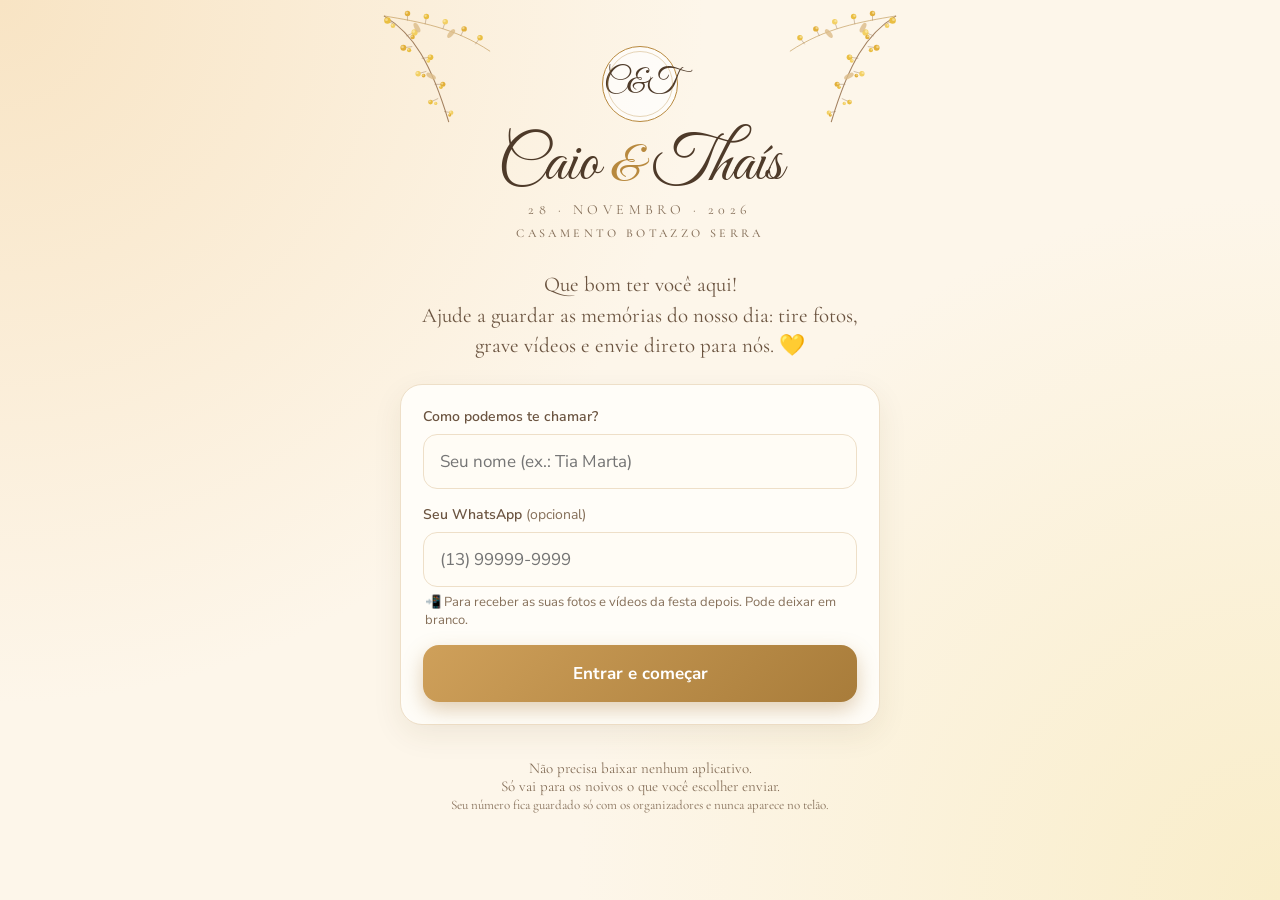
<file: casamento_caioethais/index.html>
<!DOCTYPE html>
<html lang="pt-BR">
<head>
<meta charset="UTF-8">
<meta name="viewport" content="width=device-width, initial-scale=1, viewport-fit=cover">
<meta name="theme-color" content="#FDF6EA">
<title>Caio & Thaís · Nossas fotos</title>
<meta name="description" content="Tire fotos, grave vídeos e envie direto para os noivos Caio & Thaís.">
<link rel="manifest" href="manifest.webmanifest">
<link rel="icon" href="assets/icon-192.png" type="image/png">
<link rel="apple-touch-icon" href="assets/apple-touch-icon.png">
<meta name="apple-mobile-web-app-capable" content="yes">
<meta name="mobile-web-app-capable" content="yes">
<meta name="apple-mobile-web-app-title" content="Caio & Thaís">
<meta name="apple-mobile-web-app-status-bar-style" content="default">
<link rel="preload" href="assets/fonts/great-vibes-latin-400-normal.woff2" as="font" type="font/woff2" crossorigin>
<style>
  @font-face{font-family:'Great Vibes';src:url(assets/fonts/great-vibes-latin-400-normal.woff2) format('woff2');font-weight:400;font-display:swap}
  @font-face{font-family:'Cormorant Garamond';src:url(assets/fonts/cormorant-garamond-latin-400-normal.woff2) format('woff2');font-weight:400;font-display:swap}
  @font-face{font-family:'Cormorant Garamond';src:url(assets/fonts/cormorant-garamond-latin-400-italic.woff2) format('woff2');font-weight:400;font-style:italic;font-display:swap}
  @font-face{font-family:'Cormorant Garamond';src:url(assets/fonts/cormorant-garamond-latin-500-normal.woff2) format('woff2');font-weight:500;font-display:swap}
  @font-face{font-family:'Cormorant Garamond';src:url(assets/fonts/cormorant-garamond-latin-600-normal.woff2) format('woff2');font-weight:600;font-display:swap}
  @font-face{font-family:'Nunito Sans';src:url(assets/fonts/nunito-sans-latin-400-normal.woff2) format('woff2');font-weight:400;font-display:swap}
  @font-face{font-family:'Nunito Sans';src:url(assets/fonts/nunito-sans-latin-600-normal.woff2) format('woff2');font-weight:600;font-display:swap}
  @font-face{font-family:'Nunito Sans';src:url(assets/fonts/nunito-sans-latin-700-normal.woff2) format('woff2');font-weight:700;font-display:swap}
  :root{
    --bg:#FDF6EA; --card:#FFFDF8; --ink:#4E3A29; --muted:#86705A;
    --gold:#B8893E; --gold-soft:#F1DFC0; --sage:#C99A3A; --sage-soft:#F8E8BC;
    --blush:#F6E3CC; --line:#EEDFC8; --rec:#D9534F;
    --radius:22px; --shadow:0 10px 30px rgba(80,60,30,.08);
  }
  *{box-sizing:border-box;-webkit-tap-highlight-color:transparent}
  html,body{margin:0;height:100%}
  body{
    font-family:'Nunito Sans',system-ui,sans-serif;color:var(--ink);background:var(--bg);
    background-image:radial-gradient(circle at 0% 0%, #F8E4C4 0, transparent 45%),radial-gradient(circle at 100% 100%, #F9EDC9 0, transparent 45%);
    background-attachment:fixed;min-height:100%;
  }
  button{font:inherit;cursor:pointer;border:0;color:inherit}
  button:disabled{opacity:.45;cursor:default}
  .hidden{display:none!important}
  .wrap{max-width:520px;margin:0 auto;padding:28px 20px calc(40px + env(safe-area-inset-bottom))}

  .hero{text-align:center;padding:18px 0 8px}
  .ornament{display:flex;align-items:center;gap:12px;justify-content:center;color:var(--gold)}
  .ornament::before,.ornament::after{content:"";height:1px;width:56px;background:linear-gradient(90deg,transparent,var(--gold))}
  .ornament::after{transform:scaleX(-1)}
  .names{font-family:'Great Vibes',cursive;font-size:64px;line-height:1.05;margin:10px 0 2px;color:var(--ink);font-weight:400}
  .names .amp{color:var(--gold);font-size:.8em}
  .date{font-family:'Cormorant Garamond',serif;letter-spacing:.32em;text-transform:uppercase;font-size:14px;color:var(--muted)}
  .lead{font-family:'Cormorant Garamond',serif;font-size:21px;line-height:1.45;color:#6B5440;margin:22px 4px 4px;text-align:center}

  .card{background:var(--card);border-radius:var(--radius);box-shadow:var(--shadow);padding:22px;margin-top:22px;border:1px solid var(--line)}
  label.f{display:block;font-weight:600;font-size:14px;margin-bottom:8px;color:#6B5440}
  input[type=text],input[type=password],input[type=tel],textarea{width:100%;padding:15px 16px;border-radius:14px;border:1.5px solid var(--line);font:inherit;font-size:17px;background:#FFFCF5;color:var(--ink);outline:none;transition:border .2s}
  input:focus,textarea:focus{border-color:var(--gold)}
  textarea{resize:none;min-height:60px;font-size:15px}

  .btn{display:flex;align-items:center;justify-content:center;gap:10px;width:100%;padding:17px 18px;border-radius:16px;font-weight:700;font-size:17px;transition:transform .12s}
  .btn:active{transform:scale(.98)}
  .btn-gold{background:linear-gradient(135deg,#CFA05A,#A87C3A);color:#fff;box-shadow:0 8px 20px rgba(168,124,58,.35)}
  .btn-sage{background:var(--sage);color:#fff}
  .btn-light{background:#fff;color:var(--ink);border:1.5px solid var(--line)}
  .stack{display:grid;gap:14px}
  .hello{text-align:center;color:var(--muted);font-size:16px;margin-top:6px}
  .hello b{color:var(--ink)}
  .link{background:none;color:var(--gold);text-decoration:underline;font-size:14px;padding:4px}

  .action{display:flex;align-items:center;gap:16px;text-align:left;padding:20px;border-radius:20px;width:100%;background:#fff;border:1px solid var(--line);box-shadow:var(--shadow);transition:transform .12s}
  .action:active{transform:scale(.98)}
  .action .ic{width:56px;height:56px;border-radius:16px;display:grid;place-items:center;flex:none}
  .action .ic svg{width:28px;height:28px}
  .action.gold .ic{background:var(--gold-soft);color:#8a6430}
  .action.sage .ic{background:var(--sage-soft);color:#94701f}
  .action.blush .ic{background:var(--blush);color:#a0674a}
  .action h3{margin:0;font-family:'Cormorant Garamond',serif;font-size:23px;font-weight:600}
  .action p{margin:2px 0 0;font-size:15px;color:var(--muted)}

  .queue{margin-top:18px;background:#fff;border:1px solid var(--line);border-radius:16px;padding:14px 16px;font-size:14px;display:flex;gap:12px;align-items:center}
  .queue .bar{height:6px;background:var(--line);border-radius:6px;overflow:hidden}
  .queue .bar i{display:block;height:100%;width:0;background:var(--sage);transition:width .3s}
  .spinner{width:18px;height:18px;border-radius:50%;border:2.5px solid var(--gold-soft);border-top-color:var(--gold);animation:spin 1s linear infinite;flex:none}
  @keyframes spin{to{transform:rotate(360deg)}}
  .footer{text-align:center;color:var(--muted);margin-top:34px;font-family:'Cormorant Garamond',serif;font-size:15px}

  /* Escolha telão / noivos */
  .choice-title{font-weight:700;font-size:15px;margin:12px 0 8px;text-align:center}
  .choices{display:grid;grid-template-columns:1fr 1fr;gap:10px}
  .choice{background:#fff;border:2px solid var(--line);border-radius:16px;padding:14px 10px;text-align:center;transition:.15s}
  .choice .e{font-size:28px;display:block}
  .choice b{display:block;font-size:15px;margin-top:4px}
  .choice small{display:block;color:var(--muted);font-size:12px;margin-top:3px;line-height:1.3}
  .choice.sel{border-color:var(--gold);background:#FFF8EC;box-shadow:0 0 0 3px rgba(184,137,62,.18)}
  .choice.sel.priv{border-color:var(--sage);background:#FFF6DC;box-shadow:0 0 0 3px rgba(201,154,58,.2)}
  .hint{text-align:center;font-size:13px;color:var(--muted);margin-top:8px;min-height:18px}

  /* Câmera */
  .cam{position:fixed;inset:0;background:#000;z-index:50}
  .cam video,.cam .shot{position:absolute;inset:0;width:100%;height:100%;object-fit:cover}
  .mirror{transform:scaleX(-1)}
  .cam .shot{object-fit:contain;background:#111}
  .frame-preview{position:absolute;left:0;right:0;bottom:0;height:36%;pointer-events:none;background:linear-gradient(to top, rgba(251,247,242,.92) 0%, rgba(251,247,242,0) 100%);display:flex;flex-direction:column;justify-content:flex-end;align-items:center;padding-bottom:190px}
  .frame-preview .n{font-family:'Great Vibes',cursive;font-size:44px;color:var(--ink);line-height:1}
  .frame-preview .d{font-family:'Cormorant Garamond',serif;letter-spacing:.3em;font-size:12px;color:#7A6450;margin-top:4px}
  .cam-top{position:absolute;top:0;left:0;right:0;display:flex;justify-content:space-between;align-items:center;padding:calc(14px + env(safe-area-inset-top)) 16px 14px;z-index:2}
  .round{width:48px;height:48px;border-radius:50%;background:rgba(255,255,255,.88);color:var(--ink);display:grid;place-items:center}
  .round svg{width:24px;height:24px}
  .pill{background:rgba(255,255,255,.88);border-radius:30px;padding:0 16px;display:flex;align-items:center;gap:8px;font-weight:600;font-size:14px;height:44px}
  .pill.on{background:var(--gold);color:#fff}
  .rec-time{background:var(--rec);color:#fff;border-radius:30px;padding:8px 14px;font-weight:700;font-variant-numeric:tabular-nums}
  .cam-bottom{position:absolute;left:0;right:0;bottom:0;padding:0 24px calc(26px + env(safe-area-inset-bottom));z-index:2}
  .modes{display:flex;justify-content:center;gap:6px;margin-bottom:18px}
  .modes button{background:rgba(0,0,0,.35);color:#fff;padding:9px 18px;border-radius:30px;font-weight:700;font-size:14px;letter-spacing:.05em}
  .modes button.on{background:#fff;color:var(--ink)}
  .cam-row{display:flex;align-items:center;justify-content:space-between}
  .shutter{width:84px;height:84px;border-radius:50%;background:transparent;position:relative;display:grid;place-items:center}
  .shutter svg{position:absolute;inset:0;width:84px;height:84px;transform:rotate(-90deg)}
  .shutter .core{width:64px;height:64px;border-radius:50%;background:#fff;transition:.2s}
  .shutter.video .core{background:var(--rec)}
  .shutter.recording .core{width:30px;height:30px;border-radius:8px}
  .cam-tip{color:#fff;text-align:center;font-size:13px;margin-top:10px;text-shadow:0 1px 4px rgba(0,0,0,.6)}
  .flash{position:absolute;inset:0;background:#fff;opacity:0;pointer-events:none;z-index:3;transition:opacity .25s}
  .review{position:absolute;left:0;right:0;bottom:0;z-index:4;background:var(--bg);border-radius:24px 24px 0 0;padding:16px 16px calc(18px + env(safe-area-inset-bottom));max-height:78vh;overflow:auto}
  .review .row{display:grid;grid-template-columns:1fr 1.4fr;gap:10px;margin-top:10px}
  .cam-msg{position:absolute;inset:0;display:grid;place-items:center;color:#fff;text-align:center;padding:30px;z-index:1}

  /* Folha (sheet) para envio da galeria */
  .sheet-bg{position:fixed;inset:0;background:rgba(61,56,51,.35);z-index:80;display:flex;align-items:flex-end;justify-content:center}
  .sheet{background:var(--bg);width:100%;max-width:520px;border-radius:24px 24px 0 0;padding:20px 18px calc(20px + env(safe-area-inset-bottom))}
  .sheet h3{font-family:'Cormorant Garamond',serif;font-size:26px;margin:0 0 4px;text-align:center}
  .thumbs{display:flex;gap:6px;overflow-x:auto;padding:8px 0}
  .thumbs img,.thumbs video{width:64px;height:64px;object-fit:cover;border-radius:10px;flex:none;background:var(--line)}

  /* Tutorial */
  .tut{position:fixed;inset:0;background:rgba(251,247,242,.97);z-index:85;display:flex;align-items:center;justify-content:center;padding:24px}
  .tut-box{max-width:420px;width:100%;text-align:center}
  .tut-step{display:none}
  .tut-step.on{display:block;animation:fade .35s}
  @keyframes fade{from{opacity:0;transform:translateY(8px)}to{opacity:1;transform:none}}
  .tut-ic{width:110px;height:110px;border-radius:30px;margin:0 auto 18px;display:grid;place-items:center;font-size:54px;background:#fff;box-shadow:var(--shadow);border:1px solid var(--line)}
  .tut h2{font-family:'Cormorant Garamond',serif;font-size:30px;margin:0 0 8px;font-weight:600}
  .tut p{color:#6B5440;font-size:16px;line-height:1.5;margin:0 0 22px}
  .dots{display:flex;gap:8px;justify-content:center;margin:0 0 18px}
  .dots i{width:8px;height:8px;border-radius:50%;background:var(--line)}
  .dots i.on{background:var(--gold);width:22px;border-radius:8px}

  /* Álbum */
  .gal-head{display:flex;align-items:center;justify-content:space-between;gap:10px;margin-bottom:10px}
  .gal-head h2{font-family:'Cormorant Garamond',serif;font-size:30px;margin:0;font-weight:600}
  .grid{columns:2;column-gap:10px}
  @media(min-width:700px){.grid{columns:3}}
  @media(min-width:1000px){.grid{columns:4}}
  .grid figure{margin:0 0 10px;break-inside:avoid;border-radius:14px;overflow:hidden;background:var(--line);position:relative;cursor:pointer}
  .grid img{width:100%;display:block;min-height:80px;object-fit:cover}
  .grid figcaption{position:absolute;left:0;right:0;bottom:0;padding:18px 10px 8px;font-size:12px;color:#fff;background:linear-gradient(transparent,rgba(0,0,0,.45));white-space:nowrap;overflow:hidden;text-overflow:ellipsis}
  .play{position:absolute;top:50%;left:50%;transform:translate(-50%,-50%);width:48px;height:48px;border-radius:50%;background:rgba(255,255,255,.85);display:grid;place-items:center;pointer-events:none}
  .play::after{content:"";border-left:16px solid var(--ink);border-top:10px solid transparent;border-bottom:10px solid transparent;margin-left:4px}
  .badge{position:absolute;top:8px;left:8px;background:rgba(255,255,255,.92);border-radius:20px;padding:3px 9px;font-size:11px;font-weight:700}
  .empty{text-align:center;color:var(--muted);padding:40px 10px;font-family:'Cormorant Garamond',serif;font-size:20px}
  .note{background:#fff;border:1px solid var(--line);border-radius:14px;padding:12px 14px;font-size:13px;color:var(--muted);margin-bottom:14px;text-align:center}

  .lightbox{position:fixed;inset:0;background:rgba(251,247,242,.98);z-index:60;display:flex;flex-direction:column}
  .lb-media{flex:1;min-height:0;display:flex;align-items:center;justify-content:center;padding:70px 12px 10px}
  .lb-media img,.lb-media video{max-width:100%;max-height:100%;object-fit:contain;border-radius:8px}
  .lb-info{padding:0 20px calc(20px + env(safe-area-inset-bottom));text-align:center}
  .lb-info .who{font-weight:700}
  .lb-info .msg{font-family:'Cormorant Garamond',serif;font-size:19px;font-style:italic;color:#6B5440;margin-top:4px}
  .lb-top{position:absolute;top:0;left:0;right:0;display:flex;justify-content:space-between;padding:calc(12px + env(safe-area-inset-top)) 14px;z-index:2}
  .lb-top .round{background:#fff;border:1px solid var(--line)}
  .admin-actions{display:flex;gap:8px;justify-content:center;flex-wrap:wrap;margin-top:12px}
  .admin-actions button{padding:10px 14px;border-radius:12px;background:#fff;border:1.5px solid var(--line);font-weight:700;font-size:14px}

  .toast{position:fixed;left:50%;bottom:calc(26px + env(safe-area-inset-bottom));transform:translateX(-50%) translateY(30px);background:var(--ink);color:#fff;padding:13px 20px;border-radius:30px;font-size:15px;opacity:0;transition:.3s;z-index:95;max-width:90vw;text-align:center;pointer-events:none}
  .toast.show{opacity:1;transform:translateX(-50%) translateY(0)}

  /* Enfeites */
  .deco{position:relative}
  .branch{position:absolute;pointer-events:none}
  .deco .branch{width:118px;opacity:.9}
  .deco .bl{top:-18px;left:-22px}.deco .br{top:-18px;right:-22px;transform:scaleX(-1)}
  .mono{width:76px;height:76px;border-radius:50%;margin:0 auto 6px;display:grid;place-items:center;border:1.5px solid var(--gold);font-family:'Great Vibes',cursive;font-size:32px;color:var(--ink);background:rgba(255,255,255,.7);position:relative}
  .mono::after{content:"";position:absolute;inset:4px;border-radius:50%;border:1px solid rgba(184,137,62,.35)}
  .fam{font-family:'Cormorant Garamond',serif;font-weight:500;letter-spacing:.28em;text-transform:uppercase;font-size:12px;color:var(--muted);margin-top:8px}
  .action{background:linear-gradient(180deg,#fff,#FFFCF7)}
  /* Meus envios */
  .mine{margin-top:28px}
  .mine h4{font-family:'Cormorant Garamond',serif;font-size:24px;font-weight:600;margin:0 0 2px;text-align:center}
  .mine p.s{text-align:center;color:var(--muted);font-size:13px;margin:0 0 12px}
  .mine-list{display:grid;gap:10px}
  .mine-item{display:flex;align-items:center;gap:12px;background:#fff;border:1px solid var(--line);border-radius:16px;padding:10px}
  .mine-item .th{width:56px;height:56px;border-radius:12px;object-fit:cover;background:var(--line);flex:none;display:grid;place-items:center;font-size:22px}
  .mine-item .t{flex:1;font-size:14px;font-weight:600}
  .mine-item .t small{display:block;color:var(--muted);font-size:12px;font-weight:400;margin-top:2px}
  .mine-item button{padding:10px 12px;border-radius:12px;font-weight:700;font-size:13px;background:var(--blush);white-space:nowrap}
  .mine-item button.put{background:var(--sage-soft)}
  /* Confirmação */
  .done{position:fixed;inset:0;z-index:96;display:grid;place-items:center;pointer-events:none;opacity:0;transition:opacity .3s}
  .done.show{opacity:1}
  .done .c{background:#fff;border-radius:28px;padding:26px 34px;text-align:center;box-shadow:0 20px 60px rgba(60,40,20,.2);transform:scale(.85);transition:transform .4s cubic-bezier(.2,1.4,.4,1);max-width:80vw}
  .done.show .c{transform:scale(1)}
  .done .h{font-size:54px;display:inline-block;animation:beat 1s ease-in-out infinite}
  @keyframes beat{50%{transform:scale(1.15)}}
  .done b{display:block;font-family:'Cormorant Garamond',serif;font-size:26px;margin-top:6px}
  .done small{color:var(--muted);font-size:14px}

  /* Início: atração */
  canvas.petals{position:fixed;inset:0;width:100%;height:100%;pointer-events:none;z-index:0}
  #v-home > *:not(canvas){position:relative;z-index:1}
  .live-banner{display:flex;align-items:center;justify-content:space-between;gap:10px;background:#fff;border:1.5px solid var(--gold-soft);border-radius:18px;padding:14px 16px;margin:20px 0 14px;box-shadow:var(--shadow)}
  .live-banner b{display:block;font-size:16px}
  .live-banner span.c{font-size:14px;color:var(--muted)}
  .pulse{background:#D9534F;color:#fff;font-size:11px;font-weight:800;letter-spacing:.08em;padding:6px 10px;border-radius:20px;display:flex;gap:6px;align-items:center;flex:none}
  .pulse::before{content:"";width:7px;height:7px;border-radius:50%;background:#fff;animation:blink 1.2s infinite}
  @keyframes blink{50%{opacity:.2}}
  .cta-row{display:grid;grid-template-columns:1fr 1fr;gap:12px;margin-bottom:6px}
  .cta-row .cta{flex-direction:column;align-items:flex-start;gap:12px;padding:20px 16px;margin:0}
  .cta-row .cta h3{font-size:27px}
  .cta-row .cta p{font-size:13px}
  .cta.alt{background:linear-gradient(135deg,#C99A3A,#8E6A2E)}
  .site-cam{display:block;margin:10px auto 14px;background:none;color:var(--gold);text-decoration:underline;font-size:14px;font-weight:600}
  .cta{position:relative;overflow:hidden;width:100%;display:flex;align-items:center;gap:16px;padding:24px 20px;border-radius:24px;background:linear-gradient(135deg,#D9AC5F,#A87C3A);color:#fff;text-align:left;box-shadow:0 14px 30px rgba(168,124,58,.4);margin-bottom:14px;transition:transform .12s}
  .cta:active{transform:scale(.98)}
  .cta::after{content:"";position:absolute;top:0;bottom:0;width:40%;left:-60%;background:linear-gradient(100deg,transparent,rgba(255,255,255,.45),transparent);animation:shine 3.4s ease-in-out infinite}
  @keyframes shine{0%{left:-60%}55%,100%{left:130%}}
  .cta .ic{width:64px;height:64px;border-radius:18px;background:rgba(255,255,255,.22);display:grid;place-items:center;flex:none}
  .cta .ic svg{width:34px;height:34px}
  .cta h3{margin:0;font-family:'Cormorant Garamond',serif;font-size:28px;font-weight:600;line-height:1.05}
  .cta p{margin:5px 0 0;font-size:14px;opacity:.95}
  .tip{font-size:14px;color:var(--muted);text-align:center;margin:12px 6px 0;line-height:1.45}
  .now,.rank-card{margin-top:26px}
  .now h4,.rank-card h4{font-family:'Cormorant Garamond',serif;font-size:24px;font-weight:600;margin:0 0 10px;text-align:center}
  .now-strip{overflow:hidden;-webkit-mask-image:linear-gradient(90deg,transparent,#000 8%,#000 92%,transparent);mask-image:linear-gradient(90deg,transparent,#000 8%,#000 92%,transparent)}
  .now-track{display:flex;gap:8px;width:max-content;animation:marquee 28s linear infinite}
  .now-track img{width:92px;height:122px;object-fit:cover;border-radius:12px;border:3px solid #fff;box-shadow:var(--shadow);background:var(--line)}
  @keyframes marquee{to{transform:translateX(-50%)}}
  .rank-card{background:#fff;border:1px solid var(--line);border-radius:20px;padding:18px;box-shadow:var(--shadow)}
  .rk{display:flex;align-items:center;gap:12px;padding:9px 4px;border-bottom:1px dashed var(--line)}
  .rk:last-child{border:0}
  .rk .m{font-size:30px;width:36px;text-align:center;flex:none}
  .rk .n{flex:1;font-weight:700;min-width:0;overflow:hidden;text-overflow:ellipsis;white-space:nowrap}
  .rk .n small{display:block;font-weight:400;color:var(--muted);font-size:13px;white-space:normal}
  .rk .c{font-family:'Cormorant Garamond',serif;font-size:26px;font-weight:600;color:var(--gold)}
  .rank-card p.s{text-align:center;color:var(--muted);font-size:13px;margin:10px 0 0}
  .mine-item .dl{background:#fff;border:1.5px solid var(--line);padding:9px 10px}
  .zooms{display:flex;justify-content:center;gap:8px;margin-bottom:12px}
  .zooms button{width:44px;height:44px;border-radius:50%;background:rgba(0,0,0,.4);color:#fff;font-weight:800;font-size:13px}
  .zooms button.on{background:#fff;color:var(--ink)}
  .zoom-lbl{position:absolute;top:50%;left:50%;transform:translate(-50%,-50%);background:rgba(0,0,0,.45);color:#fff;font-weight:800;font-size:22px;padding:10px 18px;border-radius:30px;z-index:2;opacity:0;transition:opacity .3s;pointer-events:none}
  .zoom-lbl.on{opacity:1}

  /* Ícones e medalhas ilustradas */
  .ico{display:inline-block;width:1.15em;height:1.15em;vertical-align:-.2em;margin-right:.15em}
  .rk .m svg{width:100%;height:auto;display:block;filter:drop-shadow(0 2px 3px rgba(120,80,20,.25))}
  .rk .m{font-family:'Cormorant Garamond',serif;font-weight:600;color:var(--muted)}
  .trophy-h{display:inline-block;width:1.25em;height:1.25em;vertical-align:-.25em;margin-right:.2em}
  /* Painel: abas e controle */
  .tabs{display:grid;grid-template-columns:1fr 1fr 1fr;gap:8px;background:#fff;border:1px solid var(--line);border-radius:16px;padding:6px;margin-bottom:14px}
  .tabs button{padding:12px 8px;border-radius:12px;font-weight:700;font-size:15px;background:transparent}
  .tabs button.on{background:var(--gold);color:#fff}
  .ctrl{display:grid;gap:14px;max-width:560px;margin:0 auto}
  .cc{background:#fff;border:1px solid var(--line);border-radius:18px;padding:16px;box-shadow:var(--shadow)}
  .cc h5{margin:0 0 10px;font-family:'Cormorant Garamond',serif;font-size:22px;font-weight:600}
  .cc label{display:block;font-weight:700;font-size:14px;margin:12px 0 6px}
  .stats{display:grid;grid-template-columns:repeat(3,1fr);gap:8px}
  .stats div{background:var(--bg);border-radius:12px;padding:10px 6px;text-align:center}
  .stats b{display:block;font-size:22px;font-family:'Cormorant Garamond',serif}
  .stats small{color:var(--muted);font-size:12px}
  .now-box{display:flex;gap:12px;align-items:center;min-height:70px;color:var(--muted);font-size:14px}
  .now-box img{width:84px;height:84px;border-radius:12px;object-fit:cover;background:var(--line);flex:none}
  .now-box b{color:var(--ink);font-size:17px;display:block}
  .row2{display:grid;grid-template-columns:1fr 1fr;gap:10px;margin-top:12px}
  .bigb{padding:16px 10px;border-radius:14px;font-weight:800;font-size:16px;background:var(--bg);border:1.5px solid var(--line)}
  .bigb.gold{background:linear-gradient(135deg,#CFA05A,#A87C3A);color:#fff;border:0}
  .bigb.warn{background:#FBE7D9;border-color:#F1CDB4}
  .bigb.danger{width:100%;background:#D9534F;color:#fff;border:0;font-size:18px;padding:18px}
  .bigb.danger.on{background:#4E3A29}
  .sw{display:flex;align-items:center;justify-content:space-between;gap:12px;margin-top:14px}
  .sw small{display:block;color:var(--muted);font-size:13px}
  .tg{width:56px;height:32px;border-radius:20px;background:var(--line);position:relative;flex:none;transition:.2s}
  .tg::after{content:"";position:absolute;top:4px;left:4px;width:24px;height:24px;border-radius:50%;background:#fff;box-shadow:0 1px 3px rgba(0,0,0,.2);transition:.2s}
  .tg.on{background:var(--gold)}
  .tg.on::after{left:28px}
  .chips{display:flex;flex-wrap:wrap;gap:8px}
  .chips button{padding:10px 14px;border-radius:20px;background:var(--bg);border:1.5px solid var(--line);font-weight:700;font-size:14px}
  .chips button.on{background:var(--gold);border-color:var(--gold);color:#fff}
  .cc input{width:100%;margin-top:10px}
  .st{color:var(--muted);font-size:13px;margin:10px 0 0}
  .fila{display:grid;gap:8px;margin-top:12px}
  .fila .fi{display:flex;align-items:center;gap:10px;background:var(--bg);border-radius:12px;padding:8px}
  .fila img{width:64px;height:64px;border-radius:10px;object-fit:cover;flex:none;background:var(--line)}
  .fila .fi span{flex:1;font-weight:700;font-size:14px}
  .fila .fi button{width:46px;height:46px;border-radius:12px;font-size:20px;background:#fff;border:1.5px solid var(--line)}
  /* Painel bonito */
  .adm-hero{display:flex;align-items:center;gap:14px;background:linear-gradient(135deg,#FFFDF8,#FBEFD9);border:1px solid var(--gold-soft);border-radius:22px;padding:16px 18px;margin-bottom:14px;box-shadow:var(--shadow)}
  .adm-hero .mono{margin:0;width:62px;height:62px;font-size:26px;flex:none}
  .adm-hero h3{margin:0;font-family:'Cormorant Garamond',serif;font-size:25px;white-space:nowrap;font-weight:600;line-height:1.1}
  .adm-hero small{display:block;color:var(--muted);font-size:13px;letter-spacing:.06em;margin-top:2px}
  .adm-hero .live{display:inline-block;margin-top:8px;font-size:12px;font-weight:800;padding:7px 11px;border-radius:20px;background:#E6F2DD;color:#3F6B2A;white-space:nowrap}
  .adm-hero .live.off{background:#FBE1DC;color:#9A3426}
  .tabs{position:sticky;top:8px;z-index:5;box-shadow:var(--shadow)}
  .cc h5{display:flex;align-items:center;gap:10px}
  .hb{width:34px;height:34px;border-radius:11px;background:var(--gold-soft);color:#8a6430;display:grid;place-items:center;flex:none}
  .hb svg{width:19px;height:19px}
  .cc.danger{border-color:#F1C9C2;background:#FFF8F6}
  .cc.danger .hb{background:#FBE1DC;color:#9A3426}
  .seg{display:grid;grid-template-columns:1fr 1fr;gap:6px;background:var(--bg);border-radius:14px;padding:5px}
  .seg button{padding:11px 6px;border-radius:10px;font-weight:700;font-size:14px;background:transparent}
  .seg button.on{background:#fff;box-shadow:0 2px 8px rgba(80,60,30,.12);color:var(--ink)}
  .credit{display:block;text-align:center;color:var(--muted);font-size:12.5px;margin-top:10px;text-decoration:none;letter-spacing:.02em}
  .credit b{color:var(--gold)}
  /* Fotos do painel: filtros e ações rápidas */
  .fl{margin-bottom:12px}
  .grid figure .acts{position:absolute;right:6px;top:6px;display:flex;flex-direction:column;gap:6px;z-index:2}
  .grid figure .acts button{width:38px;height:38px;border-radius:12px;background:rgba(255,255,255,.95);display:grid;place-items:center;box-shadow:0 2px 6px rgba(0,0,0,.15);color:var(--ink)}
  .grid figure .acts button svg{width:19px;height:19px}
  .grid figure .acts button.on{background:var(--gold);color:#fff}
  .grid figure .acts button.del.arm{background:#D9534F;color:#fff}
  .grid figure.fav{outline:3px solid #E8B930;outline-offset:-3px}
  .grid figure.off img{opacity:.55;filter:grayscale(.5)}
  /* Instalar o app */
  .inst-card{position:relative;display:flex;gap:14px;align-items:center;background:linear-gradient(135deg,#FFFDF8,#FBEFD9);border:1.5px solid var(--gold-soft);border-radius:20px;padding:16px;margin-top:18px;box-shadow:var(--shadow)}
  .inst-card img{width:60px;height:60px;border-radius:15px;flex:none;box-shadow:0 4px 12px rgba(120,80,20,.2)}
  .inst-card h4{margin:0;padding-right:26px;font-family:'Cormorant Garamond',serif;font-size:21px;font-weight:600;line-height:1.15}
  .inst-card p{margin:3px 0 10px;color:var(--muted);font-size:13.5px}
  .inst-card .btn{padding:12px 14px;font-size:15px}
  .inst-card .x{position:absolute;right:8px;top:8px;width:30px;height:30px;border-radius:50%;background:#fff;border:1px solid var(--line);font-size:14px}
  .ios-steps{display:grid;gap:12px;margin:14px 0}
  .ios-steps div{display:flex;gap:12px;align-items:center;background:#fff;border:1px solid var(--line);border-radius:14px;padding:12px;font-size:15px}
  .ios-steps b.n{width:30px;height:30px;border-radius:50%;background:var(--gold);color:#fff;display:grid;place-items:center;flex:none;font-size:15px}
  .ios-steps svg{width:26px;height:26px;color:#1E7CF2;flex:none}
  .ios-arrow{display:block;margin:4px auto 0;width:36px;height:36px;color:var(--gold);animation:upb 1s ease-in-out infinite}
  .versao{display:block;text-align:center;color:var(--muted);font-size:11px;margin-top:4px;opacity:.75}
  /* Nível, brincadeiras e pesquisa */
  .nivel{display:inline-flex;align-items:center;gap:6px;margin-top:8px;background:#fff;border:1.5px solid var(--gold-soft);border-radius:20px;padding:6px 12px;font-size:13.5px;font-weight:700;color:#8a6430}
  .fun{position:fixed;left:50%;bottom:calc(90px + env(safe-area-inset-bottom));transform:translate(-50%,40px) scale(.9);opacity:0;z-index:94;background:#fff;border:2px solid var(--gold);border-radius:22px;padding:16px 20px;text-align:center;box-shadow:0 16px 40px rgba(120,80,20,.25);transition:.45s cubic-bezier(.2,1.4,.4,1);width:min(88vw,360px);pointer-events:none}
  .fun.show{opacity:1;transform:translate(-50%,0) scale(1)}
  .fun .e{font-size:40px;line-height:1}
  .fun b{display:block;font-family:'Cormorant Garamond',serif;font-size:23px;margin-top:4px}
  .fun small{display:block;color:var(--muted);font-size:14px;margin-top:4px}
  .pq h3{margin-bottom:2px}
  .pq .q{margin-top:14px}
  .pq .q b{display:block;font-size:15px;margin-bottom:8px}
  .pq .esc{display:grid;grid-template-columns:repeat(6,1fr);gap:6px}
  .pq .esc button{padding:10px 0;border-radius:12px;background:#fff;border:1.5px solid var(--line);font-weight:800;font-size:15px}
  .pq .esc button.on{background:var(--gold);border-color:var(--gold);color:#fff}
  .pq .esc button.w2{grid-column:span 2;font-size:13px}
  .pq .sn{display:grid;grid-template-columns:1fr 1fr;gap:8px}
  .pq .sn button{padding:12px;border-radius:12px;background:#fff;border:1.5px solid var(--line);font-weight:700}
  .pq .sn button.on{background:var(--gold);border-color:var(--gold);color:#fff}
  .bnet{display:flex;gap:14px;align-items:center;background:#fff;border:1.5px solid var(--gold-soft);border-radius:20px;padding:16px;margin-top:22px;text-decoration:none;color:var(--ink);box-shadow:var(--shadow)}
  .bnet .lg{width:52px;height:52px;border-radius:14px;background:linear-gradient(135deg,#4E3A29,#7A5A3A);color:#F2CC55;display:grid;place-items:center;font-weight:800;font-size:15px;flex:none;letter-spacing:-.02em}
  .bnet b{display:block;font-size:16px}
  .bnet small{display:block;color:var(--muted);font-size:13px;margin-top:2px}
  .bnet .go{margin-left:auto;background:var(--gold);color:#fff;border-radius:12px;padding:9px 12px;font-weight:800;font-size:13px;white-space:nowrap}
  .mine-item .del{background:#fff;border:1.5px solid var(--line);padding:9px 10px}
  .mine-item .del.arm{background:#F6D5CF;border-color:#E9B3A8}
  /* Tela inicial enxuta */
  .cta.big{flex-direction:row;padding:26px 20px;margin-bottom:12px}
  .cta.big h3{font-size:31px}
  .mini2{display:grid;grid-template-columns:1fr 1fr;gap:10px}
  .pick h3{text-align:center;margin:2px 0 14px}
  .pk-info{margin:12px 2px 0;font-size:13.5px;color:#6E5A45;text-align:center;line-height:1.45}
  .vinfo{margin:10px 0 0;padding:10px 12px;border-radius:14px;background:#FBF1DE;font-size:13.5px;color:#6E5A45;line-height:1.45}
  #conv small{display:block;font-size:12.5px;color:var(--muted);margin-top:5px}
  .t-som{position:fixed;left:50%;bottom:3vh;transform:translateX(-50%);z-index:60;background:rgba(61,48,36,.85);color:#fff;font:700 2.2vh 'Nunito Sans',sans-serif;padding:1.2vh 2.4vh;border-radius:4vh;cursor:pointer}
  .pk{display:grid;grid-template-columns:1fr 1fr;gap:12px;margin-bottom:12px}
  .pk button{display:flex;flex-direction:column;align-items:center;gap:4px;background:linear-gradient(160deg,#C9A15A,#A87C3A);color:#fff;border:0;border-radius:22px;padding:22px 8px 18px;box-shadow:0 10px 22px rgba(168,124,58,.35)}
  .pk button .e{font-size:44px;line-height:1}
  .pk button b{font-size:19px}
  .pk button small{font-size:12.5px;opacity:.92;font-weight:600}
  .pk-gal{width:100%;display:flex;align-items:center;justify-content:center;gap:10px;background:#fff;border:1.5px solid var(--line);border-radius:18px;padding:16px;font-weight:800;font-size:16px;color:var(--ink);box-shadow:var(--shadow)}
  .pk-gal small{font-weight:600;color:var(--muted);font-size:13px}
  .aj textarea{width:100%;min-height:110px;box-sizing:border-box;margin:12px 0 4px;font-size:16px}
  .help-row{display:flex;justify-content:center;gap:18px;flex-wrap:wrap;margin-top:18px}
  .aj-n{font-family:"Nunito Sans",sans-serif;display:inline-block;min-width:22px;padding:2px 8px;border-radius:12px;background:#C0392B;color:#fff;font-size:13px;font-weight:800;margin-left:6px;vertical-align:middle}
  .aj-it{background:#fff;border:1.5px solid #E7B7AE;border-radius:16px;padding:12px 14px;margin-top:10px}
  .aj-it.ok{opacity:.55;border-color:var(--line)}
  .aj-it .h{display:flex;justify-content:space-between;gap:8px;font-size:13px;color:var(--muted)}
  .aj-it .h b{color:var(--ink);font-size:15px}
  .aj-it p{margin:6px 0 10px;font-size:15.5px;white-space:pre-wrap;word-break:break-word}
  .aj-it .a{display:flex;gap:8px}
  .aj-it .a a,.aj-it .a button{flex:1;text-align:center;text-decoration:none;border-radius:12px;padding:10px;font-weight:800;font-size:14px;border:1.5px solid var(--line);background:#FFFDF8;color:var(--ink)}
  #admin-tabs button.dot::after{content:"";display:inline-block;width:9px;height:9px;border-radius:50%;background:#C0392B;margin-left:6px;vertical-align:middle}
  .mini2 button{display:flex;align-items:center;justify-content:center;gap:8px;background:#fff;border:1.5px solid var(--line);border-radius:16px;padding:14px 8px;font-weight:700;font-size:14.5px;box-shadow:var(--shadow)}
  .mini2 svg{width:20px;height:20px;color:#8a6430}
  .mais{display:block;margin:10px auto 0;background:none;color:var(--gold);font-weight:700;font-size:14px;text-decoration:underline}
  /* Selfie geral e pódio final no telão */
  .t-show{position:absolute;inset:0;z-index:9;display:flex;flex-direction:column;align-items:center;justify-content:center;text-align:center;background:rgba(253,246,234,.93);opacity:0;pointer-events:none;transition:opacity .6s}
  .t-show.on{opacity:1}
  .t-show .tt1{font-family:'Cormorant Garamond',serif;font-size:6vh;font-weight:600;color:#8E6A2E}
  .t-show .num{font-family:'Nunito Sans',sans-serif;font-weight:700;font-size:30vh;line-height:1;color:#A87C3A;text-shadow:0 1vh 3vh rgba(120,80,20,.25);animation:pop .8s cubic-bezier(.2,1.6,.4,1)}
  .t-show .grito{font-family:'Cormorant Garamond',serif;font-weight:600;font-size:9vh;color:#B03A35;line-height:1.05;animation:pop .7s cubic-bezier(.2,1.6,.4,1)}
  .t-show .sub{font-size:3vh;color:#6B5440;margin-top:2vh}
  .pod{display:flex;align-items:flex-end;justify-content:center;gap:4vw;margin-top:4vh}
  .pod .lu{display:flex;flex-direction:column;align-items:center;opacity:0;transform:translateY(6vh);transition:opacity .8s, transform .8s cubic-bezier(.2,1.4,.4,1)}
  .pod .lu.on{opacity:1;transform:none}
  .pod .lu .md{width:16vh;height:16vh}
  .pod .lu.p1 .md{width:24vh;height:24vh}
  .pod .lu .nm{font-family:'Cormorant Garamond',serif;font-weight:600;font-size:4.6vh;margin-top:1vh}
  .pod .lu.p1 .nm{font-size:6.4vh;color:#8E6A2E}
  .pod .lu .qt{font-size:2.3vh;color:#6B5440}
  .pod .lu .base{margin-top:1.4vh;width:22vw;border-radius:1.6vh 1.6vh 0 0;background:linear-gradient(180deg,#F2CC55,#C99A3A);color:#fff;font-weight:800;font-size:5vh;display:grid;place-items:center}
  .pod .lu.p1 .base{height:22vh}.pod .lu.p2 .base{height:15vh;background:linear-gradient(180deg,#E6E9EC,#A9B0B6)}.pod .lu.p3 .base{height:10vh;background:linear-gradient(180deg,#F2C29A,#B5703A)}
  /* Pesquisa: editor */
  .pq-ed{display:grid;gap:8px;margin-top:8px}
  .pq-ed .row{display:grid;grid-template-columns:1fr auto auto;gap:6px;align-items:center;background:var(--bg);border-radius:12px;padding:8px}
  .pq-ed input[type=text]{padding:10px 12px;font-size:14px;margin:0}
  .pq-ed select{padding:10px 6px;border-radius:10px;border:1.5px solid var(--line);font:inherit;font-size:13px;background:#fff}
  .pq-ed .x{width:38px;height:38px;border-radius:10px;background:#fff;border:1.5px solid var(--line)}
  .pq-ed label.nb{grid-column:1 / -1;display:flex;gap:8px;align-items:center;font-size:13px;font-weight:600;color:#5E4A38;margin:0}
  .pq-ed label.nb input{width:20px;height:20px;margin:0;flex:none;accent-color:var(--gold)}
  /* Desfazer */
  .undo{position:fixed;left:50%;bottom:calc(20px + env(safe-area-inset-bottom));transform:translate(-50%,140%);z-index:97;display:flex;align-items:center;gap:12px;width:min(92vw,480px);box-sizing:border-box;background:var(--ink);color:#fff;border-radius:18px;padding:12px 12px 12px 18px;box-shadow:0 12px 30px rgba(0,0,0,.3);transition:transform .35s cubic-bezier(.2,1.3,.4,1);max-width:94vw;font-size:15px}
  .undo{visibility:hidden}
  .undo.show{transform:translate(-50%,0);visibility:visible}
  .undo span{flex:1;min-width:0;line-height:1.35}
  .undo button{background:#F2CC55;color:#4E3A29;font-weight:800;border-radius:12px;padding:10px 14px;white-space:nowrap}
  .hist{display:grid;gap:6px;margin-top:8px}
  .hist .h{display:flex;align-items:center;gap:10px;background:var(--bg);border-radius:12px;padding:9px 10px;font-size:14px}
  .hist .h span{flex:1}
  .hist .h small{color:var(--muted);font-size:12px;margin-right:4px}
  .hist .h button{background:#fff;border:1.5px solid var(--line);border-radius:10px;padding:7px 10px;font-weight:700;font-size:13px}
  .hist .h.feito{opacity:.5}
  /* Missões */
  .missoes{margin-top:22px}
  .missoes h4{font-family:'Cormorant Garamond',serif;font-size:24px;font-weight:600;margin:0 0 2px;text-align:center}
  .missoes p.s{text-align:center;color:var(--muted);font-size:13px;margin:0 0 12px}
  .ms-list{display:grid;grid-template-columns:1fr 1fr;gap:8px}
  .ms{background:#fff;border:1.5px solid var(--line);border-radius:16px;padding:12px 10px;text-align:left;font-size:14px;font-weight:700;line-height:1.3;position:relative;min-height:62px}
  .ms.ok{border-color:#BFDDB0;background:#F4FAF0}
  .ms.ok::after{content:"✓";position:absolute;right:8px;top:6px;color:#3F8F3A;font-weight:900}
  .ms-pend{display:flex;align-items:center;gap:10px;background:#FFF6DC;border:1.5px solid #F2CC55;border-radius:14px;padding:10px 12px;margin:10px 0 0;font-size:14px;font-weight:700}
  .ms-pend button{margin-left:auto;background:#fff;border:1px solid var(--line);border-radius:10px;padding:6px 10px;font-size:12px}
  .relamp h3{font-size:30px}
  .relamp .alvo{font-size:56px;text-align:center;display:block;animation:beat 1s ease-in-out infinite}
  .relamp .txt{text-align:center;font-family:'Cormorant Garamond',serif;font-size:26px;font-weight:600;margin:6px 0 14px}
  .t-tick.missao .tl{background:linear-gradient(135deg,#D9534F,#B03A35)}
  .t-tick.missao .tt{animation:none;font-size:2.4vh;font-weight:800;color:#4E3A29}
  .cap-over .ms-t{display:inline-block;margin-top:.8vh;background:rgba(242,204,85,.95);color:#4E3A29;font-weight:800;font-size:1.9vh;padding:.5vh 1.3vh;border-radius:2vh;text-shadow:none}
  /* WhatsApp / contatos */
  .opt{display:flex;gap:10px;align-items:flex-start;margin-top:12px;font-size:14px;color:#5E4A38;line-height:1.4;cursor:pointer}
  .opt input{width:22px;height:22px;flex:none;margin:0;accent-color:var(--gold)}
  .wa-card{position:relative;background:linear-gradient(135deg,#F2FAEE,#FFFDF8);border:1.5px solid #CFE6C3;border-radius:20px;padding:18px;margin-top:18px;box-shadow:var(--shadow)}
  .wa-card h4{margin:0 0 4px;font-family:'Cormorant Garamond',serif;font-size:23px;font-weight:600}
  .wa-card p{margin:0 0 10px;color:var(--muted);font-size:14px}
  .wa-card .x{position:absolute;right:10px;top:10px;width:34px;height:34px;border-radius:50%;background:#fff;border:1px solid var(--line);font-size:16px}
  .btn-wa{background:#25D366;color:#fff;box-shadow:0 8px 20px rgba(37,211,102,.3)}
  .ct-list{display:grid;gap:8px;margin-top:12px}
  .ct{display:flex;align-items:center;gap:10px;background:var(--bg);border-radius:12px;padding:10px}
  .ct .i{flex:1;min-width:0;font-size:14px}
  .ct .i b{display:block;font-size:15px}
  .ct .i small{color:var(--muted)}
  .ct a,.ct button{width:42px;height:42px;border-radius:12px;display:grid;place-items:center;background:#fff;border:1.5px solid var(--line);text-decoration:none;font-size:18px;flex:none}
  .ct a.wa{background:#25D366;border-color:#25D366;color:#fff}
  .pr{display:block;margin:12px auto 0;text-align:center;font-size:13px;color:var(--muted);text-decoration:none}
  .pr b{color:#1f9e50}
  /* Telão: pausa, aviso, destaque */
  .t-pause{position:absolute;inset:0;z-index:7;background:rgba(253,246,234,.97) url(assets/telao-fundo.jpg) center/cover;display:flex;align-items:center;justify-content:center;text-align:center;opacity:0;pointer-events:none;transition:opacity .8s}
  .t-pause.on{opacity:1}
  .t-pause .names{font-size:13vh;margin:0}
  .t-pause p{font-family:'Cormorant Garamond',serif;font-size:6vh;color:#6B5440;margin:1vh 0 0}
  .t-aviso{position:absolute;left:50%;top:3vh;z-index:6;transform:translate(-50%,-30vh);opacity:0;transition:transform .9s cubic-bezier(.2,1.3,.4,1),opacity .4s;max-width:80vw}
  .t-aviso.on{transform:translate(-50%,0);opacity:1}
  .t-aviso span{display:block;background:linear-gradient(135deg,#D9AC5F,#A87C3A);color:#fff;font-family:'Cormorant Garamond',serif;font-weight:600;font-size:6vh;padding:1.6vh 5vh;border-radius:5vh;box-shadow:0 2vh 6vh rgba(120,80,20,.35);text-align:center;animation:avp 2s ease-in-out infinite}
  @keyframes avp{50%{transform:scale(1.04)}}
  .window .tag.dest{background:#4E3A29;color:#fff}

  /* Telão */
  .telao{position:fixed;inset:0;z-index:70;overflow:hidden;background:#FDF6EA url(assets/telao-fundo.jpg) center/cover no-repeat}
  .telao.idle{cursor:none}
  .telao #fx{position:absolute;inset:0;width:100%;height:100%;pointer-events:none;z-index:0}
  .telao .branch{display:none}
  .telao .tb1{top:-2vh;left:-2vh}.telao .tb2{bottom:-2vh;right:-2vh;transform:rotate(180deg)}
  .t-left{position:absolute;left:9vw;top:0;bottom:0;right:36vw;display:flex;align-items:center;justify-content:center;z-index:2}
  .portrait{background:#fff;padding:2.2vh 2.2vh 0;box-shadow:0 2.5vh 7vh rgba(70,50,25,.16);position:relative}
  .portrait::before{content:"";position:absolute;inset:1vh;border:1px solid var(--gold);pointer-events:none;z-index:2}
  .portrait::after{content:"";position:absolute;inset:1.5vh;border:1px solid rgba(184,137,62,.35);pointer-events:none;z-index:2}
  .window{width:min(53vw,100vh);height:70vh;position:relative;overflow:hidden;background:#F3E6D0}
  .window .slide{position:absolute;inset:0;opacity:0;transition:opacity 1.2s}
  .window .slide.on{opacity:1}
  body.tv-video #v-telao *:not(video){animation-play-state:paused!important}
  .window .bgblur{position:absolute;inset:-6%;width:112%;height:112%;object-fit:cover;filter:blur(28px) saturate(1.1);opacity:.75}
  .window .main{position:absolute;inset:0;width:100%;height:100%;object-fit:contain}
  .window .tag{position:absolute;top:2.6vh;left:2.6vh;background:rgba(255,255,255,.94);border-radius:3vh;padding:.8vh 1.6vh;font-size:2vh;font-weight:700;z-index:2}
  .window .wait{position:absolute;inset:0;display:flex;flex-direction:column;align-items:center;justify-content:center;text-align:center;font-family:'Cormorant Garamond',serif;font-size:3.4vh;color:#7A6450;padding:4vh;z-index:1}
  .window .wait small{font-size:2.2vh;margin-top:1vh}
  .mat{text-align:center;padding:1.6vh 0 2.2vh}
  .mat .n{font-family:'Great Vibes',cursive;font-size:7vh;line-height:1;color:var(--ink)}
  .mat .n span{color:var(--gold)}
  .mat .d{font-family:'Cormorant Garamond',serif;font-weight:600;letter-spacing:.4em;font-size:2.3vh;color:var(--gold);margin-top:.6vh}
  .mat .f{font-family:'Cormorant Garamond',serif;font-weight:600;letter-spacing:.24em;text-transform:uppercase;font-size:2.1vh;color:#7A6450;margin-top:.8vh}
  .t-qr{position:absolute;right:9vw;bottom:6.2vh;width:24vw;box-sizing:border-box;background:#fff;border-radius:2vh;padding:2.4vh;text-align:center;box-shadow:0 1.5vh 4vh rgba(70,50,25,.1);z-index:3}
  .t-qr #t-qrbox{width:16vh;height:16vh;margin:0 auto 1vh}
  .t-qr #t-qrbox svg,.t-qr #t-qrbox img{width:100%;height:100%;display:block}
  .t-qr b{font-family:'Cormorant Garamond',serif;font-size:3.4vh;font-weight:500;display:block}
  .t-qr small{color:var(--muted);font-size:1.9vh}
  .t-count{position:absolute;right:calc(9vw + 4vw);width:16vw;bottom:2.2vh;text-align:center;color:#6B5440;font-weight:700;font-size:2vh;background:rgba(255,253,248,.92);border-radius:3vh;padding:.7vh 0;box-shadow:0 .6vh 2vh rgba(70,50,25,.1);letter-spacing:.1em;z-index:3}
  .t-start{position:absolute;left:2.5vw;bottom:3vh;z-index:5;width:auto!important;padding:16px 28px!important}
  .t-adm{position:absolute;left:2.5vw;top:2.5vh;z-index:5;background:#fff;border:1.5px solid var(--line);border-radius:14px;padding:10px 16px;font-weight:700;font-size:15px;opacity:.35;transition:opacity .3s}
  .t-adm:hover{opacity:1}
  .telao.idle .t-adm{opacity:0}
  /* Ranking animado */
  .t-rank .lbl .trophy-h{display:inline-block;animation:swing 2.8s ease-in-out infinite;transform-origin:50% 90%}
  @keyframes swing{0%,100%{transform:rotate(-9deg) scale(1)}50%{transform:rotate(9deg) scale(1.12)}}
  .t-rank .rk .m svg{animation:bob 3.2s ease-in-out infinite}
  .t-rank .rk:nth-child(2) .m svg{animation-delay:-1s}.t-rank .rk:nth-child(3) .m svg{animation-delay:-2s}
  @keyframes bob{0%,100%{transform:translateY(0) rotate(-4deg)}50%{transform:translateY(-.5vh) rotate(4deg)}}
  .t-rank .rk.lider{background:linear-gradient(90deg,rgba(232,185,48,.22),rgba(232,185,48,0));border-radius:1.4vh;animation:lider 2.4s ease-in-out infinite}
  @keyframes lider{50%{box-shadow:0 0 0 .5vh rgba(232,185,48,.18)}}
  .t-rank .rk{transition:transform .35s ease, background .35s}
  .t-rank .rk.wave{transform:scale(1.06) translateX(-.6vw);background:rgba(232,185,48,.16)!important}
  .t-rank .mini-box{border-top:1px dashed var(--line);margin-top:.6vh;padding-top:.4vh}
  .t-rank .rk.mini{padding:.45vh .4vh;gap:1vh}
  .t-rank .rk.mini .m{font-size:2.1vh;width:6.4vh;text-align:center;color:#8E6A2E}
  .t-rank .rk.mini .n{font-size:2.05vh;font-weight:700}
  .t-rank .rk.mini .c{font-size:2.6vh}
  .upi{display:inline-block;color:#3F8F3A;font-weight:800;font-size:1.6vh;margin-left:.6vh;animation:upb 1s ease-in-out infinite}
  @keyframes upb{50%{transform:translateY(-.4vh)}}
  /* QR animado (o QR fica parado, o que mexe é em volta) */
  .t-qr{animation:qrglow 3s ease-in-out infinite}
  @keyframes qrglow{0%,100%{box-shadow:0 1.5vh 4vh rgba(70,50,25,.1),0 0 0 0 rgba(232,185,48,0)}50%{box-shadow:0 1.5vh 4vh rgba(70,50,25,.1),0 0 0 .7vh rgba(232,185,48,.35)}}
  .t-qr #t-qrbox{position:relative}
  .qr-scan{position:absolute;left:-6%;right:-6%;height:.5vh;border-radius:1vh;background:linear-gradient(90deg,transparent,#E8B930,transparent);box-shadow:0 0 1.2vh #E8B930;animation:scan 2.6s ease-in-out infinite;pointer-events:none}
  @keyframes scan{0%,100%{top:2%}50%{top:96%}}
  .qr-c{position:absolute;width:2.4vh;height:2.4vh;border:.45vh solid #C99A3A;pointer-events:none;animation:qrc 1.6s ease-in-out infinite}
  .qr-c.a{left:-1.4vh;top:-1.4vh;border-right:0;border-bottom:0}.qr-c.b{right:-1.4vh;top:-1.4vh;border-left:0;border-bottom:0}
  .qr-c.c{left:-1.4vh;bottom:-1.4vh;border-right:0;border-top:0}.qr-c.d{right:-1.4vh;bottom:-1.4vh;border-left:0;border-top:0}
  @keyframes qrc{50%{transform:scale(1.18)}}
  .qr-phone{position:absolute;left:-6.4vh;top:9vh;width:5.4vh;height:5.4vh;border-radius:50%;background:linear-gradient(135deg,#D9AC5F,#A87C3A);color:#fff;display:grid;place-items:center;box-shadow:0 1vh 2.4vh rgba(120,80,20,.3);animation:poke 1.5s ease-in-out infinite}
  .qr-phone svg{width:2.8vh;height:2.8vh}
  @keyframes poke{0%,100%{transform:translateX(0)}50%{transform:translateX(1.2vh)}}
  #t-qr-tip{display:block;transition:opacity .5s;min-height:2.2vh}
  /* Faixa "últimos envios" */
  .t-tick{position:absolute;left:9vw;right:36vw;top:1.2vh;height:4.2vh;z-index:3;display:flex;align-items:center;gap:1vh;background:rgba(255,253,248,.9);border:1px solid var(--line);border-radius:3vh;box-shadow:0 .6vh 2vh rgba(70,50,25,.08);overflow:hidden;padding-left:.6vh}
  .t-tick .tl{flex:none;background:linear-gradient(135deg,#D9AC5F,#A87C3A);color:#fff;font-weight:800;font-size:1.6vh;letter-spacing:.08em;padding:.6vh 1.4vh;border-radius:2vh;text-transform:uppercase}
  .t-tick .tw{flex:1;overflow:hidden;-webkit-mask-image:linear-gradient(90deg,transparent,#000 4%,#000 94%,transparent);mask-image:linear-gradient(90deg,transparent,#000 4%,#000 94%,transparent)}
  .t-tick .tt{display:flex;gap:3.2vh;width:max-content;white-space:nowrap;font-size:2vh;color:#5E4A38;font-weight:600;animation:tick 40s linear infinite}
  .t-tick .tt span{display:inline-flex;align-items:center;gap:.5vh}
  .t-tick .tt .ico{color:#A87C3A}
  @keyframes tick{to{transform:translateX(-50%)}}
  .t-credit{position:absolute;left:50%;transform:translateX(-50%);bottom:.8vh;z-index:3;font-size:1.5vh;color:#7A6450;background:rgba(255,253,248,.85);padding:.4vh 1.4vh;border-radius:2vh;letter-spacing:.04em}
  .t-credit b{color:#A87C3A}
  .t-rank{position:absolute;right:9vw;top:7.5vh;width:24vw;box-sizing:border-box;background:linear-gradient(180deg,#fff,#FFF8EA);border:1.5px solid var(--gold-soft);border-radius:2vh;padding:1.8vh 2.2vh;z-index:3}
  .t-rank .lbl{text-align:center;font-family:'Cormorant Garamond',serif;font-weight:600;font-size:3.6vh;margin-bottom:.6vh}
  .t-rank .rk{padding:1vh .4vh;gap:1.2vh}
  .t-rank .rk .m{font-size:4.4vh;width:6.4vh}
  .t-rank .rk .n{font-size:2.6vh;white-space:normal}
  .t-rank .rk .n small{font-size:1.75vh;line-height:1.35;margin-top:.3vh}
  .t-rank .rk .c{font-size:4vh}
  .t-rank .vazio{text-align:center;color:var(--muted);font-size:1.8vh;padding:1vh 0}
  .rk.up{animation:up 1.2s ease}
  @keyframes up{0%{background:#FFE9A8}100%{background:transparent}}
  .window .slide.on img.main.kb1{animation:kb1 8.5s ease-in-out forwards}
  .window .slide.on img.main.kb2{animation:kb2 8.5s ease-in-out forwards}
  .window .slide.on img.main.kb3{animation:kb3 8.5s ease-in-out forwards}
  .window .slide.on img.main.kb4{animation:kb4 8.5s ease-in-out forwards}
  .window .slide.on img.main.kb5{animation:kb5 8.5s ease-in-out forwards}
  @keyframes kb1{from{transform:scale(1)}to{transform:scale(1.14)}}
  @keyframes kb2{from{transform:scale(1.14)}to{transform:scale(1)}}
  @keyframes kb3{from{transform:scale(1.12) translateX(3%)}to{transform:scale(1.12) translateX(-3%)}}
  @keyframes kb4{from{transform:scale(1.1) translate(-2%,2%) rotate(-1.5deg)}to{transform:scale(1.04) translate(2%,-1%) rotate(1.2deg)}}
  @keyframes kb5{from{transform:scale(1.02) rotate(1.5deg)}to{transform:scale(1.13) rotate(-1deg)}}
  .window .slide{transform:scale(1.04)}
  .window .slide.on{transform:scale(1);transition:opacity 1.2s, transform 1.4s ease-out}
  .cap-over{position:absolute;left:0;right:0;bottom:0;padding:9vh 3vh 2.4vh;background:linear-gradient(transparent,rgba(40,26,12,.72));color:#fff;z-index:2;text-shadow:0 .2vh .8vh rgba(0,0,0,.4)}
  .cap-over .lb{font-size:1.8vh;letter-spacing:.22em;text-transform:uppercase;opacity:.9}
  .cap-over .nm{font-family:'Cormorant Garamond',serif;font-weight:600;font-size:5vh;line-height:1.05;margin-top:.3vh}
  .cap-over .msg{font-family:'Cormorant Garamond',serif;font-style:italic;font-size:3vh;margin-top:.6vh;line-height:1.3;display:-webkit-box;-webkit-line-clamp:2;-webkit-box-orient:vertical;overflow:hidden}
  .cap-over{opacity:0;transform:translateY(2vh);transition:opacity .8s .5s, transform .8s .5s}
  .slide.on .cap-over{opacity:1;transform:none}
  .window .tag.novo{background:linear-gradient(135deg,#E8B930,#C99A3A);color:#fff;font-size:2vh;padding:.9vh 1.8vh;animation:pop .6s cubic-bezier(.2,1.6,.4,1), glow 1.4s ease-in-out infinite}
  @keyframes pop{from{transform:scale(.3)}to{transform:scale(1)}}
  @keyframes glow{50%{box-shadow:0 0 0 1vh rgba(232,185,48,.25)}}
  .t-cele{position:absolute;inset:0;z-index:8;display:grid;place-items:center;pointer-events:none;opacity:0;transition:opacity .5s;background:radial-gradient(circle,rgba(253,246,234,.85) 0,rgba(253,246,234,.4) 60%,transparent 100%)}
  .t-cele.on{opacity:1}
  .tc-box{text-align:center;transform:scale(.6);transition:transform .7s cubic-bezier(.2,1.5,.4,1);background:#fff;border:2px solid var(--gold);border-radius:4vh;padding:4vh 7vh;box-shadow:0 3vh 9vh rgba(120,80,20,.25)}
  .t-cele.on .tc-box{transform:scale(1)}
  .tc-t{font-size:14vh;line-height:1;animation:beat 1s ease-in-out infinite}
  .tc-h{font-family:'Cormorant Garamond',serif;font-size:4.4vh;font-weight:600;color:var(--gold);margin-top:1vh;letter-spacing:.04em}
  .tc-n{font-family:'Great Vibes',cursive;font-size:10vh;line-height:1.1;color:var(--ink)}
  .tc-s{font-size:2.4vh;color:var(--muted)}
</style>
</head>
<body>

<!-- ============ BOAS-VINDAS ============ -->
<section id="v-welcome" class="wrap hidden">
  <div class="hero deco">
    <svg class="branch bl" viewBox="0 0 200 200"></svg><svg class="branch br" viewBox="0 0 200 200"></svg>
    <div class="mono">C&amp;T</div>
    <h1 class="names">Caio <span class="amp">&</span> Thaís</h1>
    <div class="date">28 · novembro · 2026</div>
    <div class="fam">Casamento Botazzo Serra</div>
  </div>
  <p class="lead">Que bom ter você aqui!<br>Ajude a guardar as memórias do nosso dia: tire fotos, grave vídeos e envie direto para nós. 💛</p>
  <div class="card">
    <label class="f" for="in-name">Como podemos te chamar?</label>
    <input id="in-name" type="text" maxlength="50" placeholder="Seu nome (ex.: Tia Marta)" autocomplete="name">
    <label class="f" for="in-tel" style="margin-top:16px">Seu WhatsApp <span style="font-weight:400;color:var(--muted)">(opcional)</span></label>
    <input id="in-tel" type="tel" inputmode="numeric" maxlength="16" placeholder="(13) 99999-9999" autocomplete="tel-national">
    <p class="hint" style="text-align:left;margin:6px 2px 0">📲 Para receber as suas fotos e vídeos da festa depois. Pode deixar em branco.</p>
    <div id="opts-entrada" class="hidden">
      <label class="opt"><input type="checkbox" id="ck-fotos"><span>Quero receber minhas fotos do casamento pelo WhatsApp</span></label>
      <label class="opt"><input type="checkbox" id="ck-div"><span>Aceito receber novidades da <b>Botazzo.Net</b> (sites, aplicativos e conserto de celular e computador)</span></label>
    </div>
    <div style="height:16px"></div>
    <button class="btn btn-gold" id="btn-enter">Entrar e começar</button>
  </div>
  <p class="footer">Não precisa baixar nenhum aplicativo.<br>Só vai para os noivos o que você escolher enviar.<br><span style="font-size:13px">Seu número fica guardado só com os organizadores e nunca aparece no telão.</span></p>
</section>

<!-- ============ INÍCIO ============ -->
<section id="v-home" class="wrap hidden">
  <canvas class="petals" id="fx-home"></canvas>
  <div class="hero deco">
    <svg class="branch bl" viewBox="0 0 200 200"></svg><svg class="branch br" viewBox="0 0 200 200"></svg>
    <div class="mono">C&amp;T</div>
    <h1 class="names">Caio <span class="amp">&</span> Thaís</h1>
    <div class="date">28 · novembro · 2026</div>
    <div class="fam">Casamento Botazzo Serra</div>
  </div>
  <p class="hello">Olá, <b id="lbl-name"></b>! <button class="link" id="btn-rename">não é você?</button></p>
  <p style="text-align:center;margin:0"><span class="nivel hidden" id="nivel"></span></p>

  <div class="live-banner"><div><b>📺 Apareça no telão da festa!</b><span class="c" id="live-count">Seja o primeiro a enviar ✨</span></div><span class="pulse">AO VIVO</span></div>
  <button class="cta big" id="btn-main">
    <span class="ic"><svg viewBox="0 0 24 24" fill="none" stroke="currentColor" stroke-width="1.8" stroke-linecap="round" stroke-linejoin="round"><path d="M3 8.5A2.5 2.5 0 0 1 5.5 6h1.7l1.4-2h6.8l1.4 2h1.7A2.5 2.5 0 0 1 21 8.5v9A2.5 2.5 0 0 1 18.5 20h-13A2.5 2.5 0 0 1 3 17.5z"/><circle cx="12" cy="12.5" r="3.8"/></svg></span>
    <span><h3>Foto ou vídeo</h3><p>Câmera do celular ou galeria · aparece no telão ✨</p></span>
  </button>
  <div class="mini2">
    <button id="btn-gallery"><svg viewBox="0 0 24 24" fill="none" stroke="currentColor" stroke-width="2" stroke-linecap="round" stroke-linejoin="round"><path d="M20.8 4.6a5.5 5.5 0 0 0-7.8 0L12 5.7l-1-1.1a5.5 5.5 0 1 0-7.8 7.8L12 21.2l8.8-8.8a5.5 5.5 0 0 0 0-7.8z"/></svg>Ver o álbum</button>
    <button id="btn-camera"><svg viewBox="0 0 24 24" fill="none" stroke="currentColor" stroke-width="2" stroke-linecap="round" stroke-linejoin="round"><circle cx="11" cy="11" r="6.5"/><path d="M20 20l-4.2-4.2M11 8.5v5M8.5 11h5"/></svg>Câmera com zoom</button>
  </div>
  <button class="hidden" id="btn-foto"></button><button class="hidden" id="btn-video"></button><button class="hidden" id="btn-upload"></button>

  <div class="queue hidden" id="queue">
    <div class="spinner"></div>
    <div style="flex:1"><div id="q-text">Enviando…</div><div class="bar" style="margin-top:6px"><i id="q-bar"></i></div></div>
  </div>
  <div class="queue hidden" id="conv">
    <div class="spinner"></div>
    <div style="flex:1"><div id="cv-text">Preparando vídeo…</div><div class="bar" style="margin-top:6px"><i id="cv-bar"></i></div><small>Deixando leve e no formato do telão. Fique nesta tela 😉</small></div>
  </div>
  <p class="hello" id="lbl-sent" style="margin-top:16px"></p>
  <div class="inst-card hidden" id="inst-card">
    <button class="x" id="inst-x" aria-label="Fechar">✕</button>
    <img src="assets/icon-192.png" alt="">
    <div><h4>Instale o app do casamento</h4><p>Fica na tela do seu celular: um toque e você já manda a próxima foto 📸</p>
      <button class="btn btn-gold" id="inst-btn">📲 Instalar o app</button></div>
  </div>
  <div class="wa-card hidden" id="wa-card">
    <button class="x" id="wa-x" aria-label="Fechar">✕</button>
    <h4>📲 Receba suas fotos no WhatsApp</h4>
    <p>Depois da festa a gente te manda as fotos e os vídeos que você enviou.</p>
    <input id="wa-tel" type="tel" inputmode="numeric" maxlength="16" placeholder="(13) 99999-9999" autocomplete="tel-national">
    <label class="opt"><input type="checkbox" id="wa-div"><span>Aceito receber novidades da <b>Botazzo.Net</b> (sites, apps e conserto de celular e PC)</span></label>
    <button class="btn btn-wa" id="wa-ok" style="margin-top:12px">Quero receber minhas fotos</button>
  </div>
  <div class="missoes" id="missoes">
    <h4>🎯 Missões da festa</h4>
    <p class="s">Toque numa missão: a câmera abre e a foto já vai marcada 😉</p>
    <div class="ms-list" id="ms-list"></div>
    <button class="mais hidden" id="ms-mais">Ver todas as missões</button>
    <div class="ms-pend hidden" id="ms-pend"><span id="ms-pend-t"></span><button id="ms-pend-x">cancelar</button></div>
  </div>
  <div class="now hidden" id="now"><h4>Agora no telão</h4><div class="now-strip"><div class="now-track" id="now-track"></div></div></div>
  <div class="rank-card hidden" id="rank-home"><h4><span class="trophy-h" data-art="trophy"></span>Ranking da festa</h4><div id="rank-home-list"></div><p class="s" id="rank-me"></p></div>
  <div class="mine hidden" id="mine">
    <h4>Meus envios</h4>
    <p class="s">Enviou sem querer? Tire do telão ou apague no 🗑️ 😉</p>
    <div class="mine-list" id="mine-list"></div>
    <button class="mais hidden" id="mine-mais">Ver todos</button>
  </div>
  <div class="help-row"><button class="link" id="btn-help">Como funciona?</button><button class="link" id="btn-ajuda">❓ Precisa de ajuda?</button></div>

  <input type="file" id="file-gallery" accept="image/*,video/*" multiple class="hidden">
  <input type="file" id="file-any" accept="image/*,video/*" multiple class="hidden">
  <input type="file" id="file-native" accept="image/*" capture="environment" class="hidden">
  <input type="file" id="file-native-video" accept="video/*" capture="environment" class="hidden">
  <p style="text-align:center;margin-top:14px"><button class="link" id="inst-link">📲 Instalar o app no celular</button></p>
  <a class="bnet" href="https://www.botazzo.net" target="_blank" rel="noopener"><span class="lg" style="padding:0;background:none"><svg viewBox="0 0 60 60" width="52" height="52" aria-label="Botazzo.Net"><defs><linearGradient id="bnG" x1="0" y1="0" x2="1" y2="1"><stop offset="0" stop-color="#5A4330"/><stop offset="1" stop-color="#2F2219"/></linearGradient><linearGradient id="bnO" x1="0" y1="0" x2="0" y2="1"><stop offset="0" stop-color="#FFE08A"/><stop offset="1" stop-color="#D9A93A"/></linearGradient></defs><rect width="60" height="60" rx="15" fill="url(#bnG)"/><path d="M14 46h32M18 46V40M42 46V40" stroke="#D9A93A" stroke-width="1.6" stroke-linecap="round" opacity=".55"/><circle cx="18" cy="40" r="1.8" fill="#D9A93A" opacity=".7"/><circle cx="42" cy="40" r="1.8" fill="#D9A93A" opacity=".7"/><text x="30" y="35" text-anchor="middle" font-family="Georgia,serif" font-weight="700" font-size="30" fill="url(#bnO)">B</text><text x="30" y="54" text-anchor="middle" font-family="Arial,sans-serif" font-weight="800" font-size="7.5" letter-spacing="1" fill="#F2CC55">.NET</text></svg></span><span><b>Aplicativo criado pela Botazzo.Net</b><small>Sites, aplicativos e conserto de celular e computador</small></span><span class="go">Conhecer →</span></a>
  <p class="footer">Com amor, Botazzo Serra 🤍<br><a href="https://www.botazzo.net" target="_blank" rel="noopener" style="color:var(--gold);font-weight:700;text-decoration:none">www.botazzo.net</a></p>
  <span class="versao" id="ver-home"></span>
</section>

<!-- ============ CÂMERA ============ -->
<section id="v-camera" class="cam hidden">
  <video id="video" playsinline autoplay muted></video>
  <img id="shot" class="shot hidden" alt="">
  <video id="clip" class="shot hidden" playsinline loop controls></video>
  <div class="frame-preview hidden" id="frame-preview"><div class="n">Caio & Thaís</div><div class="d">28 · 11 · 2026</div></div>
  <div class="cam-msg hidden" id="cam-msg"></div>
  <div class="zoom-lbl" id="zoom-lbl">1x</div>
  <div class="cam-top">
    <button class="round" id="cam-close" aria-label="Fechar"><svg viewBox="0 0 24 24" fill="none" stroke="currentColor" stroke-width="2" stroke-linecap="round"><path d="M6 6l12 12M18 6 6 18"/></svg></button>
    <span class="rec-time hidden" id="rec-time">0:00 / 0:30</span>
    <button class="pill hidden" id="cam-frame">✨ Moldura</button><button class="pill" id="cam-native-btn">📱 Câmera do celular</button>
  </div>
  <div class="cam-bottom" id="cam-controls">
    <div class="zooms" id="zooms"><button data-z="1" class="on">1x</button><button data-z="2">2x</button><button data-z="3">3x</button></div>
    <div class="modes"><button class="on" id="mode-photo">FOTO</button><button id="mode-video">VÍDEO</button></div>
    <div class="cam-row">
      <div style="width:48px"></div>
      <button class="shutter" id="cam-shoot" aria-label="Tirar foto">
        <svg viewBox="0 0 84 84"><circle cx="42" cy="42" r="38" fill="none" stroke="rgba(255,255,255,.55)" stroke-width="6"/><circle id="ring" cx="42" cy="42" r="38" fill="none" stroke="#fff" stroke-width="6" stroke-dasharray="238.8" stroke-dashoffset="238.8" stroke-linecap="round"/></svg>
        <span class="core"></span>
      </button>
      <button class="round" id="cam-flip" aria-label="Virar câmera"><svg viewBox="0 0 24 24" fill="none" stroke="currentColor" stroke-width="1.8" stroke-linecap="round" stroke-linejoin="round"><path d="M20 11a8 8 0 0 0-14.3-4.9L4 8"/><path d="M4 4v4h4"/><path d="M4 13a8 8 0 0 0 14.3 4.9L20 16"/><path d="M20 20v-4h-4"/></svg></button>
    </div>
    <div class="cam-tip" id="cam-tip">Toque no botão para tirar a foto</div>
  </div>
  <div class="flash" id="flash"></div>
  <div class="review hidden" id="review">
    <textarea id="in-msg" maxlength="120" placeholder="✍️ Escreva uma mensagem (opcional) · aparece junto com a sua foto, embaixo do seu nome 💌"></textarea>
    <div class="choice-title">Quem pode ver?</div>
    <div class="choices" data-group="rv">
      <button class="choice" data-v="telao"><span class="e">📺</span><b>Pode passar no telão</b><small>Aparece no telão da festa e no álbum</small></button>
      <button class="choice" data-v="noivos"><span class="e">🔒</span><b>Só para os noivos</b><small>Fica guardado, ninguém mais vê</small></button>
    </div>
    <div class="hint" id="rv-hint">Escolha uma das opções acima 👆</div>
    <div class="row">
      <button class="btn btn-light" id="rv-retake">Refazer</button>
      <button class="btn btn-gold" id="rv-send" disabled>Enviar 💛</button>
    </div>
  </div>
</section>

<!-- ============ ENVIO DA GALERIA ============ -->
<div class="sheet-bg hidden" id="inst-sheet">
  <div class="sheet">
    <h3 id="is-t">Instalar no iPhone</h3>
    <p class="tip" id="is-sub" style="margin:4px 0 0;font-size:15px">Leva 10 segundos:</p>
    <div class="ios-steps" id="is-steps"></div>
    <p class="tip" id="is-obs" style="font-size:13px"></p>
    <button class="btn btn-gold" id="is-ok">Entendi 💛</button>
  </div>
</div>
<div class="sheet-bg hidden" id="pick"><div class="sheet pick">
  <h3>O que você quer mandar?</h3>
  <div class="pk">
    <button id="pk-foto"><span class="e">📷</span><b>Tirar foto</b><small>câmera do celular</small></button>
    <button id="pk-video"><span class="e">🎥</span><b>Gravar vídeo</b><small>até 20 s · com som</small></button>
  </div>
  <button class="pk-gal" id="pk-gal">🖼️ Mandar da galeria <small>· várias de uma vez</small></button>
  <p class="pk-info">🎬 Vídeos de até <b>20 segundos, com som</b>. Se gravar mais, vai só o começo. Antes de enviar, o app deixa o vídeo leve para tocar no telão: é só ficar nesta tela até terminar 😉</p>
  <button class="link" id="pk-x" style="display:block;margin:10px auto 0">Cancelar</button>
</div></div>
<div class="sheet-bg hidden" id="ajuda"><div class="sheet aj">
  <h3>❓ Precisa de ajuda?</h3>
  <p class="tip" style="margin:4px 0 0;font-size:15px">Conte o que aconteceu. Sua mensagem vai direto para o <b>Vitor</b>, que está cuidando do app na festa, e ele vem te ajudar 😊</p>
  <textarea id="aj-msg" maxlength="500" placeholder="Ex.: minha foto não apareceu no telão"></textarea>
  <div class="row" style="display:grid;grid-template-columns:1fr 1.4fr;gap:10px;margin-top:8px">
    <button class="btn btn-light" id="aj-x">Cancelar</button><button class="btn btn-gold" id="aj-ok">Enviar 💛</button>
  </div>
</div></div>
<div class="undo" id="undo"><span id="undo-t"></span><button id="undo-b">↩️ Desfazer</button></div>
<div class="sheet-bg hidden" id="relamp"><div class="sheet relamp">
  <span class="alvo">🎯</span><h3 style="text-align:center">Missão relâmpago!</h3>
  <div class="txt" id="rl-t"></div>
  <div class="row2" style="display:grid;grid-template-columns:1fr 1fr;gap:10px"><button class="btn btn-gold" id="rl-foto">📸 Foto</button><button class="btn btn-gold" id="rl-video">🎥 Vídeo</button></div>
  <button class="link" id="rl-x" style="display:block;margin:12px auto 0">Agora não</button>
</div></div>
<div class="fun" id="fun"><div class="e" id="fun-e">📸</div><b id="fun-t"></b><small id="fun-s"></small></div>
<div class="sheet-bg hidden" id="pesq">
  <div class="sheet pq">
    <h3>🍾 Pesquisa relâmpago</h3>
    <p class="tip" style="margin:0;font-size:14px">Só os noivos vão ver, fica entre nós 🤫</p>
    <div id="pq-qs"></div>
    <div class="row" style="display:grid;grid-template-columns:1fr 1.4fr;gap:10px;margin-top:16px">
      <button class="btn btn-light" id="pq-nao">Agora não</button><button class="btn btn-gold" id="pq-ok">Responder</button>
    </div>
  </div>
</div>
<div class="sheet-bg hidden" id="memfix">
  <div class="sheet">
    <h3>Ops! A foto não chegou 😕</h3>
    <p class="tip" style="margin:6px 0 16px;font-size:15px">Seu celular fechou esta página enquanto a câmera estava aberta (pouca memória livre). Sem problema, é só usar um destes jeitos:</p>
    <div class="stack">
      <button class="btn btn-gold" id="mf-site" style="flex-direction:column;gap:2px">📸 Usar a câmera aqui do site<small style="font-weight:600;opacity:.9;font-size:13px">não sai da página · recomendado</small></button>
      <button class="btn btn-light" id="mf-gal">🖼️ Tirar com a câmera normal e enviar pela galeria</button>
      <button class="link" id="mf-close" style="margin:4px auto 0;display:block">Fechar</button>
    </div>
  </div>
</div>
<div class="sheet-bg hidden" id="sheet">
  <div class="sheet">
    <h3 id="sh-title">Enviar fotos</h3>
    <div class="thumbs" id="sh-thumbs"></div>
    <div class="choice-title">Quem pode ver?</div>
    <div class="choices" data-group="sh">
      <button class="choice" data-v="telao"><span class="e">📺</span><b>Pode passar no telão</b><small>Aparece no telão da festa e no álbum</small></button>
      <button class="choice" data-v="noivos"><span class="e">🔒</span><b>Só para os noivos</b><small>Fica guardado, ninguém mais vê</small></button>
    </div>
    <div class="hint" id="sh-hint">Escolha uma das opções acima 👆</div>
    <p class="vinfo hidden" id="sh-vinfo">🎬 Antes de enviar, o app prepara o vídeo para tocar no telão (leva mais ou menos o tempo do vídeo). <b>Fique nesta tela até terminar.</b> Vídeos vão com até 20 s.</p>
    <textarea id="sh-msg" maxlength="120" placeholder="✍️ Escreva uma mensagem (opcional) · aparece junto com a sua foto, embaixo do seu nome 💌" style="margin-top:10px"></textarea>
    <div class="row" style="display:grid;grid-template-columns:1fr 1.4fr;gap:10px;margin-top:10px">
      <button class="btn btn-light" id="sh-cancel">Cancelar</button>
      <button class="btn btn-gold" id="sh-send" disabled>Enviar 💛</button>
    </div>
  </div>
</div>

<!-- ============ TUTORIAL ============ -->
<div class="tut hidden" id="tut">
  <div class="tut-box">
    <div class="tut-step on"><div class="tut-ic">📸</div><h2>Foto ou vídeo</h2><p>Toque em <b>Foto ou vídeo</b> e escolha: tirar na hora com a câmera do celular ou pegar da galeria.<br>Vídeos: até <b>20 segundos, com som</b>. Se gravar mais, vai só o comecinho.</p></div>
    <div class="tut-step"><div class="tut-ic">📺</div><h2>Você escolhe quem vê</h2><p>Antes de enviar, escolha:<br><b>📺 Pode passar no telão</b>: aparece na festa.<br><b>🔒 Só para os noivos</b>: fica guardado só para eles.</p></div>
    <div class="tut-step"><div class="tut-ic">💛</div><h2>Pronto!</h2><p>O envio é automático. Se a internet estiver fraca, o celular guarda e envia sozinho depois.<br>Mandou sem querer? Em <b>Meus envios</b> você tira do telão na hora.</p></div>
    <div class="dots" id="tut-dots"><i class="on"></i><i></i><i></i></div>
    <button class="btn btn-gold" id="tut-next">Próximo</button>
    <p><button class="link" id="tut-skip">Pular</button></p>
  </div>
</div>

<!-- ============ ÁLBUM / ADMIN ============ -->
<section id="v-gallery" class="hidden">
  <div class="wrap" style="max-width:1200px">
    <div class="gal-head">
      <button class="round" id="gal-back" style="background:#fff;border:1px solid var(--line)" aria-label="Voltar"><svg viewBox="0 0 24 24" fill="none" stroke="currentColor" stroke-width="2" stroke-linecap="round" stroke-linejoin="round"><path d="M15 18l-6-6 6-6"/></svg></button>
      <h2 id="gal-title">Nosso álbum</h2>
      <span id="gal-count" style="color:var(--muted);font-size:14px;min-width:48px;text-align:right"></span>
    </div>
    <div class="note" id="gal-note">Aqui aparece o que foi liberado para o telão. O que foi enviado como "só para os noivos" fica guardado só para eles. 🔒<a class="pr" href="https://wa.me/5513991366128?text=Oi!%20Vi%20o%20app%20do%20casamento%20do%20Caio%20e%20da%20Tha%C3%ADs%20e%20queria%20saber%20mais%20sobre%20a%20Botazzo.Net" target="_blank" rel="noopener">Gostou do app? Ele foi feito pela <b>Botazzo.Net</b>: sites, aplicativos e conserto de celular e PC 💬</a></div>
    <div id="admin-login" class="card hidden" style="max-width:420px;margin:0 auto 20px">
      <label class="f" for="in-code">Código dos noivos</label>
      <input id="in-code" type="password" placeholder="Digite o código">
      <div style="height:12px"></div>
      <button class="btn btn-gold" id="btn-code">Entrar no painel</button>
    </div>
    <div class="adm-hero hidden" id="adm-hero"><div class="mono">C&amp;T</div><div style="min-width:0"><h3>Painel dos noivos</h3><small>Casamento Botazzo Serra · 28.11.2026</small><span class="live" id="adm-live">● telão no ar</span></div></div>
    <div class="tabs hidden" id="admin-tabs"><button data-t="ctrl" class="on">🎛️ Telão</button><button data-t="fotos">🖼️ Fotos</button><button data-t="cont">👥 Contatos</button></div>
    <div class="ctrl hidden" id="cont-view">
      <div class="cc"><h5><i class="hb" data-ic="chart"></i>Contatos da festa</h5><div class="stats" id="ct-stats"></div>
        <button class="bigb gold" id="ct-csv" style="width:100%;margin-top:12px">⬇️ Baixar contatos (Excel)</button>
        <p class="st">Os números ficam só aqui no painel. Respeite quem não marcou as caixinhas e apague o número de quem pedir para sair.</p></div>
      <div class="cc"><h5><i class="hb" data-ic="star"></i>Pesquisa relâmpago 🍾</h5><div class="stats" id="pq-stats"></div>
        <button class="bigb gold" id="pq-csv" style="width:100%;margin-top:12px">⬇️ Baixar respostas (Excel)</button>
        <div class="ct-list" id="pq-list"></div></div>
      <div class="cc"><h5><i class="hb" data-ic="mega"></i>Mensagem para mandar depois da festa</h5>
        <textarea id="ct-msg" style="min-height:150px;font-size:14px"></textarea>
        <p class="st">Use {nome} e {link}. O botão 💬 de cada pessoa abre o WhatsApp com a mensagem pronta, é só apertar enviar.</p>
        <label>Mostrar</label><div class="seg" id="ct-fil"><button data-v="fotos" class="on">Quem quer as fotos</button><button data-v="todos">Todos</button></div>
        <div class="ct-list" id="ct-list"></div></div>
    </div>
    <div class="ctrl hidden" id="ctrl-view">
      <div class="cc" id="aj-card"><h5>💬 Pedidos de ajuda<span class="aj-n hidden" id="aj-n"></span></h5><div id="aj-list"><p class="st">Nenhum pedido de ajuda por enquanto 🙌</p></div></div>
      <div class="cc"><h5><i class="hb" data-ic="chart"></i>Resumo ao vivo</h5><div class="stats" id="c-stats"></div></div>
      <div class="cc"><h5><i class="hb" data-ic="tv"></i>Passando agora</h5><div class="now-box" id="c-now">Abra o telão pelo link com o código para ver aqui o que está passando.</div>
        <div class="row2"><button class="bigb" id="c-skip">⏭️ Pular</button><button class="bigb warn" id="c-off">🔒 Tirar do telão</button></div></div>
      <div class="cc"><h5><i class="hb" data-ic="alert"></i>Emergência</h5>
        <button class="bigb danger" id="c-pause">⏸️ Pausar telão</button>
        <div class="sw"><span><b>🔊 Som dos vídeos no telão</b><small>Desligue na hora dos discursos ou da banda</small></span><button class="tg" id="c-som" aria-label="Som dos vídeos"></button></div>
        <div class="sw"><span><b>Modo aprovação</b><small>Ligado: nada aparece no telão sem você aprovar</small></span><button class="tg" id="c-aprov" aria-label="Modo aprovação"></button></div>
        <div class="fila" id="c-fila"></div></div>
      <div class="cc"><h5><i class="hb" data-ic="star"></i>Missão relâmpago 🎯</h5>
        <p class="st" style="margin-top:0">Aparece no celular de todo mundo que está com o app aberto e numa faixa no telão.</p>
        <div class="chips" id="c-ms-chips"></div>
        <input type="text" id="c-ms" maxlength="80" placeholder="Ou escreva a sua missão…">
        <label>Por quanto tempo</label>
        <div class="chips" id="c-msmin"><button data-m="5">5 min</button><button data-m="10" class="on">10 min</button><button data-m="15">15 min</button><button data-m="">Até eu encerrar</button></div>
        <div class="row2"><button class="bigb gold" id="c-ms-on">🎯 Lançar missão</button><button class="bigb" id="c-ms-off">Encerrar</button></div>
        <p class="st" id="c-ms-st"></p>
        <label>Lista de missões (uma por linha, aparece no celular dos convidados)</label>
        <textarea id="c-ms-lista" style="min-height:150px;font-size:14px"></textarea>
        <button class="bigb" id="c-ms-salvar" style="width:100%;margin-top:8px">Salvar lista de missões</button></div>
      <div class="cc"><h5><i class="hb" data-ic="chart"></i>Pesquisa relâmpago 🍾</h5>
        <div class="sw" style="margin-top:0"><span><b>Pesquisa ligada</b><small>Pergunta nível de bebida, animação, água e pista</small></span><button class="tg" id="c-pq-on" aria-label="Pesquisa ligada"></button></div>
        <label>Aparece sozinha a cada</label>
        <div class="chips" id="c-pq-min"><button data-v="20">20 min</button><button data-v="40">40 min</button><button data-v="60">60 min</button><button data-v="0">Só quando eu mandar</button></div>
        <label>Perguntas (até 5)</label>
        <div class="pq-ed" id="c-pq-ed"></div>
        <div class="row2"><button class="bigb" id="c-pq-add">+ Pergunta</button><button class="bigb" id="c-pq-salvar">Salvar perguntas</button></div>
        <button class="bigb gold" id="c-pq-agora" style="width:100%;margin-top:12px">📲 Mandar a pesquisa agora para todos</button>
        <p class="st">As respostas ficam na aba Contatos.</p></div>
      <div class="cc"><h5><i class="hb" data-ic="star"></i>Momentos no telão 🎉</h5>
        <button class="bigb gold" id="c-selfie" style="width:100%">🤳 Selfie geral (contagem 3, 2, 1 no telão)</button>
        <p class="st">O telão faz a contagem e todo mundo com o app aberto recebe o aviso para tirar a selfie e mandar.</p>
        <button class="bigb gold" id="c-podio" style="width:100%;margin-top:6px">🏆 Revelar o pódio final</button>
        <p class="st">Cerimônia no telão: revela o 3º, o 2º e o 1º melhor fotógrafo do casamento. Deixe para o fim da festa 😉</p></div>
      <div class="cc"><h5><i class="hb" data-ic="mega"></i>Aviso no telão</h5>
        <div class="chips" id="c-presets"><button>🎂 Hora do bolo!</button><button>💐 Buquê em 5 minutos!</button><button>💃 Todos para a pista!</button><button>📸 Foto com os noivos!</button><button>🥂 Hora do brinde!</button></div>
        <input type="text" id="c-aviso" maxlength="120" placeholder="Ou escreva o seu aviso…">
        <label>Por quanto tempo</label>
        <div class="chips" id="c-avmin"><button data-m="1">1 min</button><button data-m="2">2 min</button><button data-m="5" class="on">5 min</button><button data-m="10">10 min</button><button data-m="">Até eu tirar</button></div>
        <div class="row2"><button class="bigb gold" id="c-av-on">Mostrar aviso</button><button class="bigb" id="c-av-off">Tirar aviso</button></div>
        <p class="st" id="c-av-st"></p></div>
      <div class="cc"><h5><i class="hb" data-ic="star"></i>Favoritas e destaque</h5>
        <p class="st" style="margin-top:0">Na aba <b>Fotos e vídeos</b>, toque na ⭐ para marcar quantas quiser como favoritas, ou no 📌 para fixar uma no telão por alguns minutos.</p>
        <label>O que passa no telão</label>
        <div class="seg" id="c-sofav"><button data-v="false">Todas</button><button data-v="true">Só as favoritas ⭐</button></div>
        <label>Favoritas ficam mais tempo na tela</label>
        <div class="chips" id="c-extra"><button data-v="0">+0 s</button><button data-v="3">+3 s</button><button data-v="5">+5 s</button><button data-v="10">+10 s</button><button data-v="20">+20 s</button></div>
        <p class="st" id="c-dest-st"></p><button class="bigb" id="c-dest-off" style="width:100%;margin-top:10px">Tirar foto fixada</button></div>
      <div class="cc"><h5><i class="hb" data-ic="gear"></i>Ajustes do telão</h5>
        <label>Ordem</label><div class="seg" id="c-ordem"><button data-v="recentes">Mais recentes primeiro</button><button data-v="aleatoria">Aleatória 🔀</button></div>
        <label>Repetir os últimos</label><div class="chips" id="c-lim"><button data-v="10">10</button><button data-v="20">20</button><button data-v="30">30</button><button data-v="40">40</button><button data-v="50">50</button><button data-v="0">Todos</button></div>
        <label>Máximo por pessoa no rodízio</label><div class="chips" id="c-maxp"><button data-v="3">3</button><button data-v="5">5</button><button data-v="8">8</button><button data-v="15">15</button><button data-v="0">Sem limite</button></div>
        <label>Vídeos por pessoa no rodízio</label><div class="chips" id="c-maxv"><button data-v="1">1</button><button data-v="2">2</button><button data-v="3">3</button><button data-v="0">Sem limite</button></div>
        <p class="st">Para ninguém dominar o telão: a mesma pessoa não aparece duas vezes seguidas, nunca passam dois vídeos seguidos e cada vídeo (até 20 s) passa inteiro, com som. O resto continua guardado e no álbum.</p>
        <label>Tempo de cada foto</label><div class="chips" id="c-tempo"><button data-v="1">1 s</button><button data-v="2">2 s</button><button data-v="3">3 s</button><button data-v="5">5 s</button><button data-v="7">7 s</button><button data-v="10">10 s</button><button data-v="15">15 s</button></div>
        <p class="st">O que acabou de chegar sempre entra primeiro. Cada vídeo passa inteiro (até 20 s).</p>
        <div class="sw"><span><b>Ranking no telão</b></span><button class="tg" id="c-rank" aria-label="Ranking no telão"></button></div></div>
      <div class="cc"><h5><i class="hb" data-ic="gear"></i>Últimas ações 🕘</h5>
        <p class="st" style="margin-top:0">Errou? Toque em "Desfazer" na ação.</p>
        <div class="hist" id="c-hist"><p class="st">Nenhuma ação ainda.</p></div></div>
      <div class="cc danger"><h5><i class="hb" data-ic="broom"></i>Zerar tudo para a festa</h5>
        <p class="st" style="margin-top:0">Apaga todos os testes do telão, do álbum, do ranking e dos contadores, e a festa começa do zero. O programa do PC guarda uma cópia dos testes na pasta <b>"Testes antes da festa"</b>. Os ajustes do telão continuam como estão.</p>
        <input type="text" id="c-zerar-in" placeholder="Digite ZERAR para confirmar" autocomplete="off" style="text-transform:uppercase">
        <button class="bigb danger" id="c-zerar-btn" style="margin-top:10px" disabled>🧹 Zerar tudo agora</button>
        <p class="st" id="c-zerar-st"></p></div>
      <a class="credit" href="https://www.botazzo.net" target="_blank" rel="noopener">Aplicativo criado por <b>Botazzo.Net</b></a>
      <span class="versao"></span>
    </div>
    <div id="fotos-view">
    <div class="chips fl hidden" id="f-filtros"><button data-f="todos" class="on">Todos</button><button data-f="telao">📺 No telão</button><button data-f="noivos">🔒 Só noivos</button><button data-f="fotos">📸 Fotos</button><button data-f="videos">🎥 Vídeos</button><button data-f="fav">⭐ Favoritas</button><button data-f="pend">⏳ Aguardando</button><button data-f="ocultas">🚫 Ocultas</button><button data-f="lixeira">🗑️ Lixeira</button><button data-f="missao">🎯 Missões</button></div>
    <div id="admin-bar" class="hidden" style="margin-bottom:14px">
      <div class="note" id="admin-stats" style="text-align:left"></div>
      <button class="btn btn-sage" id="btn-zip">⬇️ Baixar tudo (.zip): melhor no computador</button>
      <p class="hello" id="zip-status"></p>
    </div>
    <div class="grid" id="grid"></div>
    <div class="empty hidden" id="gal-empty">Ainda não há nada por aqui…<br>Seja o primeiro a enviar! 📸</div>
    <div style="text-align:center;margin-top:10px"><button class="btn btn-light hidden" id="gal-more" style="max-width:260px;margin:0 auto">Carregar mais</button></div>
    </div>
  </div>
</section>

<div class="lightbox hidden" id="lightbox">
  <div class="lb-top">
    <button class="round" id="lb-close" aria-label="Fechar"><svg viewBox="0 0 24 24" fill="none" stroke="currentColor" stroke-width="2" stroke-linecap="round"><path d="M6 6l12 12M18 6 6 18"/></svg></button>
    <a class="round" id="lb-dl" aria-label="Baixar" download target="_blank" style="background:#fff;border:1px solid var(--line);color:var(--ink)"><svg viewBox="0 0 24 24" fill="none" stroke="currentColor" stroke-width="2" stroke-linecap="round" stroke-linejoin="round"><path d="M12 3v12m0 0-4-4m4 4 4-4M5 21h14"/></svg></a>
  </div>
  <div class="lb-media" id="lb-media"></div>
  <div class="lb-info">
    <div class="who" id="lb-who"></div><div class="msg" id="lb-msg"></div>
    <div class="admin-actions hidden" id="lb-admin">
      <button id="lb-telao"></button><button id="lb-fav"></button><button id="lb-dest1">📌 Destacar 1 min</button><button id="lb-dest5">📌 5 min</button><button id="lb-hide">🚫 Ocultar de tudo</button><button id="lb-pessoa">🙅 Tirar tudo desta pessoa do telão</button><button id="lb-pessoa-v" class="hidden">↩️ Devolver tudo desta pessoa ao telão</button><button id="lb-del">🗑️ Mover para a lixeira</button>
    </div>
  </div>
</div>

<!-- ============ TELÃO (?telao) ============ -->
<section id="v-telao" class="telao hidden">
  <canvas id="fx"></canvas>
  <svg class="branch tb1" viewBox="0 0 200 200"></svg><svg class="branch tb2" viewBox="0 0 200 200"></svg>
  <div class="t-left"><div class="portrait">
    <div class="window" id="t-window"><div class="wait" id="telao-wait">As fotos da festa vão aparecer aqui 💛<small>Escaneie o QR Code e mande a sua!</small></div></div>
    <div class="mat"><div class="n">Caio <span>&</span> Thaís</div><div class="d">28 · 11 · 2026</div><div class="f">Casamento Botazzo Serra</div></div>
  </div></div>
  <div class="t-rank" id="t-rank"><div class="lbl"><span class="trophy-h" data-art="trophy"></span>Ranking da festa</div><div style="text-align:center;font-size:1.6vh;color:var(--muted);margin:-.4vh 0 .6vh">total de envios (telão + só para os noivos)</div><div id="t-rank-list"><div class="vazio">Quem mandar mais fotos e vídeos ganha o troféu!</div></div></div>
  <div class="t-qr"><span class="qr-phone" id="qr-phone"></span><div id="t-qrbox"></div><b>Mande sua foto ou vídeo</b><small id="t-qr-tip">Aponte a câmera do celular</small></div>
  <div class="t-tick hidden" id="t-tick"><span class="tl">Últimos envios</span><div class="tw"><div class="tt" id="t-tick-track"></div></div></div>
  <div class="t-count" id="t-count"></div>
  <button class="btn btn-gold t-start" id="telao-start">▶︎ Iniciar telão em tela cheia</button>
  <div class="t-show" id="t-show"></div>
  <div class="t-som hidden" id="t-som">🔊 Clique uma vez na tela para liberar o som dos vídeos</div>
  <div class="t-pause" id="t-pause"><div><h1 class="names">Caio <span class="amp">&</span> Thaís</h1><p>Já voltamos 💛</p></div></div>
  <div class="t-aviso" id="t-aviso"><span id="t-aviso-txt"></span></div>
  <div class="t-credit">criado por <b>Botazzo.Net</b></div>
  <button class="t-adm hidden" id="t-adm">🔒 Tirar esta do telão</button>
  <div class="t-cele" id="t-cele"><div class="tc-box"><div class="tc-t" id="tc-t" style="width:16vh;height:16vh;margin:0 auto"></div><div class="tc-h" id="tc-h">Novo líder do ranking!</div><div class="tc-n" id="tc-n"></div><div class="tc-s" id="tc-s"></div></div></div>
</section>

<div class="done" id="done"><div class="c"><div class="h" id="done-h">💛</div><b id="done-t">Enviado!</b><small id="done-s"></small></div></div>
<div class="toast" id="toast"></div>

<script src="assets/supabase.js"></script>
<script src="assets/qrcode-gen.js"></script>
<script>
/* =========================================================
   CONFIGURAÇÃO
   ========================================================= */
const CONFIG = {
  // Projeto das FOTOS + lista (Missão Real RPG)
  FOTOS_URL: "https://ghmoovtpvzwayfdltppj.supabase.co",
  FOTOS_KEY: "sb_publishable__Y77uRywe8b_cYflZZuDuw_j72yFIGf",
  // Projeto dos VÍDEOS (Terrália, bucket separado)
  VIDEOS_URL: "https://oxnhimwkotsrfuxakazo.supabase.co",
  VIDEOS_KEY: "sb_publishable_LFUz1Cn-9RouOGJbayeg1Q_YDrqcqOZ",
  BUCKET_FOTOS: "casamento-fotos",
  BUCKET_VIDEOS: "casamento-videos",
  TABLE: "casamento_fotos",
  NOMES: "Caio & Thaís",
  DATA: "28 · 11 · 2026",
  MAX_LADO: 1920, QUALIDADE: 0.85, THUMB_LADO: 480,
  VIDEO_MAX_S: 20,                // tempo máximo de todo vídeo (site, câmera e galeria)
  CONV_BITRATE: 4_000_000,        // vídeo convertido no celular: Full HD leve (~10 MB por 20 s)
  CONV_MAX_LADO: 1920,
  VIDEO_BITRATE: 3_000_000,       // câmera do site: ~7,5 MB por 20 s
  GALERIA_VIDEO_MAX_MB: 49,       // vídeo enviado da galeria / câmera do celular (máx. do plano grátis)
  TELAO_FOTO_S: 7,                // tempo de cada foto no telão
};

const sbF = supabase.createClient(CONFIG.FOTOS_URL, CONFIG.FOTOS_KEY, { auth:{ persistSession:false } });
const sbV = supabase.createClient(CONFIG.VIDEOS_URL, CONFIG.VIDEOS_KEY, { auth:{ persistSession:false } });
const $ = id => document.getElementById(id);
const params = new URLSearchParams(location.search);

/* ---------------- utilidades ---------------- */
function toast(msg, ms=2800){ const t=$("toast"); t.textContent=msg; t.classList.add("show"); clearTimeout(t._h); t._h=setTimeout(()=>t.classList.remove("show"),ms); }
function uuid(){ if (crypto.randomUUID) return crypto.randomUUID(); const b=crypto.getRandomValues(new Uint8Array(16)); b[6]=(b[6]&15)|64; b[8]=(b[8]&63)|128; const h=[...b].map(x=>x.toString(16).padStart(2,"0")).join(""); return `${h.slice(0,8)}-${h.slice(8,12)}-${h.slice(12,16)}-${h.slice(16,20)}-${h.slice(20)}`; }
function show(view){ ["v-welcome","v-home","v-camera","v-gallery","v-telao"].forEach(v=>$(v).classList.toggle("hidden", v!==view)); window.scrollTo(0,0); }
const getName = () => localStorage.getItem("cas_nome") || "";
function getDisp(){ let d=localStorage.getItem("cas_disp"); if(!d){ d="d-"+(crypto.randomUUID?crypto.randomUUID():Date.now()+"-"+Math.random().toString(16).slice(2)); localStorage.setItem("cas_disp",d); } return d; }
const soDig = t => (t||"").replace(/\D/g,"");
function telOk(t){ const d=soDig(t); return d.length===10||d.length===11||((d.length===12||d.length===13)&&d.startsWith("55")); }
function mascara(inp){ inp.addEventListener("input",()=>{ let d=soDig(inp.value).slice(0,11); let v=d; if(d.length>2) v=`(${d.slice(0,2)}) ${d.slice(2)}`; if(d.length>7) v=`(${d.slice(0,2)}) ${d.slice(2,d.length-4)}-${d.slice(-4)}`; inp.value=v; }); }
async function salvarContato(tel,fotos,div,origem){
  if(!telOk(tel)) return false;
  try{ const { data, error } = await sbF.rpc("casamento_salvar_contato",{ p_disp:getDisp(), p_nome:getName()||"convidado", p_tel:tel, p_fotos:!!fotos, p_div:!!div, p_origem:origem });
    if(error||!data) return false; localStorage.setItem("cas_contato","ok"); return true; }catch(e){ return false; }
}
const setName = n => localStorage.setItem("cas_nome", n);
const sentCount = () => +(localStorage.getItem("cas_enviadas")||0);
function bumpSent(){ localStorage.setItem("cas_enviadas", sentCount()+1); renderSent(); const n=sentCount(); setTimeout(()=>brincadeira(n),2200); }
/* Níveis e brincadeiras (sem limite de envio, só diversão) */
const NIVEIS=[[1,"📷","Convidado em ação"],[5,"📸","Fotógrafo de primeira viagem"],[10,"🕶️","Paparazzo da festa"],[20,"🌟","Lenda do telão"],[30,"🏆","Fotógrafo oficial do casamento"],[50,"🎬","Diretor de cinema"],[80,"👑","Lenda absoluta"]];
function nivelDe(n){ let nv=null; NIVEIS.forEach(x=>{ if(n>=x[0]) nv=x; }); return nv; }
const FRASES={5:"Já bebeu água hoje? 💧",10:"Caramba, você não para, hein! Já bebeu água? 💧",20:"Bora dar uma dançadinha também? 💃",30:"Os noivos agradecem demais 💛",50:"Isso já é um filme! Hidrata, hein 💧",80:"Respeito máximo. Os noivos te devem um abraço 🤗"};
let funT=null;
function brincadeira(n){
  const nv=nivelDe(n); if(!nv) return;
  if(FRASES[n]){ $("fun-e").textContent=nv[1]; $("fun-t").textContent=`${n} envios! Nível: ${nv[2]}`; $("fun-s").textContent=FRASES[n]; const f=$("fun"); f.classList.add("show"); clearTimeout(funT); funT=setTimeout(()=>f.classList.remove("show"),4500); }
  else if(n===3 || (n>3 && n%7===0)) setTimeout(abrirPesquisa,800);
}
function renderNivel(){ const nv=nivelDe(sentCount()); const el=$("nivel"); el.classList.toggle("hidden",!nv); if(nv) el.textContent=`${nv[1]} Seu nível: ${nv[2]}`; }
/* ---------- Missões (o que a pessoa escolheu vai marcado na foto) ---------- */
let missaoPend=sessionStorage.getItem("cas_missao")||null, ctrlCel=null;
const MISSOES_PADRAO=["💑 Foto com os noivos","🥂 Foto do seu copão","💃 Vídeo na pista de dança","👨‍👩‍👧 Foto com a família","😜 Careta com a sua mesa","🤳 Selfie com quem você não via há anos"];
const missoesFeitas=()=>{ try{ return JSON.parse(localStorage.getItem("cas_ms_ok")||"[]"); }catch(e){ return []; } };
function setMissao(t){ missaoPend=t; if(t) sessionStorage.setItem("cas_missao",t); else sessionStorage.removeItem("cas_missao");
  $("ms-pend").classList.toggle("hidden",!t); if(t) $("ms-pend-t").textContent=`🎯 Próximo envio vai como: ${t}`; }
function renderMissoes(){
  const lista=(ctrlCel&&ctrlCel.missoes&&ctrlCel.missoes.length)?ctrlCel.missoes:MISSOES_PADRAO, ok=missoesFeitas();
  const box=$("ms-list"); box.innerHTML="";
  const todas=$("ms-list").dataset.todas==="1"; $("ms-mais").classList.toggle("hidden",lista.length<=4); $("ms-mais").textContent=todas?"Mostrar menos":`Ver todas as missões (${lista.length})`;
  (todas?lista:lista.slice(0,4)).forEach(t=>{ const b=document.createElement("button"); b.className="ms"+(ok.includes(t)?" ok":""); b.textContent=t;
    b.onclick=()=>{ setMissao(t); const video=/v[ií]deo/i.test(t); toast(`🎯 Missão: ${t}`); if(lowMem()) camSite(video?"video":"photo"); else abrirNativa(video?$("file-native-video"):$("file-native")); };
    box.append(b); });
  setMissao(missaoPend);
}
$("ms-pend-x").onclick=()=>setMissao(null);
$("ms-mais").onclick=()=>{ const l=$("ms-list"); l.dataset.todas = l.dataset.todas==="1"?"":"1"; renderMissoes(); };
/* Missão relâmpago e avisos chegando no celular (para quem está com o app aberto) */
function avisarCelular(){ try{ if(document.hidden && navigator.setAppBadge) navigator.setAppBadge(1); }catch(e){} }
document.addEventListener("visibilitychange",()=>{ if(!document.hidden){ try{ navigator.clearAppBadge&&navigator.clearAppBadge(); }catch(e){} } });
function tratarControleCelular(c){
  const antes=ctrlCel; ctrlCel=c; renderMissoes();
  const seen=k=>+(localStorage.getItem(k)||0);
  if(c.missao && c.missao_seq>seen("cas_ms_seq")){ localStorage.setItem("cas_ms_seq",c.missao_seq); $("rl-t").textContent=c.missao; $("relamp").querySelector("h3").textContent="Missão relâmpago!"; if(!$("v-home").classList.contains("hidden")) $("relamp").classList.remove("hidden"); else window.__relampPend=true; avisarCelular(); }
  if(c.pesquisa_on && c.pesquisa_seq>seen("cas_pq_seq")){ const primeira=!localStorage.getItem("cas_pq_seq"); localStorage.setItem("cas_pq_seq",c.pesquisa_seq); if(!primeira){ abrirPesquisa(true); avisarCelular(); } }
  if(c.selfie_seq>seen("cas_sf_seq")){ const primeira=!localStorage.getItem("cas_sf_seq"); localStorage.setItem("cas_sf_seq",c.selfie_seq); if(!primeira && (c.selfie_seg??999)<90){ $("rl-t").textContent="🤳 Selfie geral! Tire agora com quem está perto e mande"; $("relamp").querySelector("h3").textContent="Selfie geral!"; if(!$("v-home").classList.contains("hidden")) $("relamp").classList.remove("hidden"); else window.__relampPend=true; avisarCelular(); } }
  if(c.aviso && antes && c.aviso!==antes.aviso){ $("fun-e").textContent="📣"; $("fun-t").textContent=c.aviso; $("fun-s").textContent="Recado dos noivos 💛"; const f=$("fun"); f.classList.add("show"); clearTimeout(funT); funT=setTimeout(()=>f.classList.remove("show"),6000); avisarCelular(); }
}
$("rl-foto").onclick=()=>{ $("relamp").classList.add("hidden"); setMissao($("rl-t").textContent); if(lowMem()) camSite("photo"); else abrirNativa($("file-native")); };
$("rl-video").onclick=()=>{ $("relamp").classList.add("hidden"); setMissao($("rl-t").textContent); if(lowMem()) camSite("video"); else abrirNativa($("file-native-video")); };
$("rl-x").onclick=()=>{ $("relamp").classList.add("hidden"); pesquisaPendente(); };
function pesquisaPendente(){ if(window.__pqPend){ window.__pqPend=false; setTimeout(()=>abrirPesquisa(true),1500); } }
/* Pesquisa relâmpago (privada) — perguntas vêm do painel */
const PERG_PADRAO=[{t:"Seu nível de bebida agora",k:"escala",nb:true},{t:"Animação da festa",k:"escala"},{t:"Já bebeu água hoje? 💧",k:"sn"},{t:"Já foi para a pista? 💃",k:"sn"}];
let pqResp=[];
function montarPerguntas(){
  const qs=(ctrlCel&&Array.isArray(ctrlCel.pesquisa_perguntas)&&ctrlCel.pesquisa_perguntas.length)?ctrlCel.pesquisa_perguntas:PERG_PADRAO;
  const box=$("pq-qs"); box.innerHTML=""; pqResp=qs.map(q=>({ p:q.t, v:null }));
  qs.forEach((q,qi)=>{
    const d=document.createElement("div"); d.className="q"; const b=document.createElement("b"); b.textContent=q.k==="sn"?q.t:`${q.t}, de 0 a 10:`; d.append(b);
    const g=document.createElement("div"); g.className=q.k==="sn"?"sn":"esc";
    const marca=(btn,v)=>{ pqResp[qi].v=v; [...g.children].forEach(x=>x.classList.toggle("on",x===btn)); };
    if(q.k==="sn"){ [["Sim",true],["Não",false]].forEach(([t,v])=>{ const x=document.createElement("button"); x.textContent=t; x.onclick=()=>marca(x,v); g.append(x); }); }
    else { for(let n=0;n<=10;n++){ const x=document.createElement("button"); x.textContent=n; x.onclick=()=>marca(x,n); g.append(x); }
      if(q.nb){ const x=document.createElement("button"); x.textContent="🚫 Não estou bebendo"; x.className="w2"; x.style.gridColumn="1 / -1"; x.onclick=()=>marca(x,"nao bebendo"); g.append(x); } }
    d.append(g); box.append(d);
  });
}
function abrirPesquisa(forcar){
  if($("v-home").classList.contains("hidden")) return;                           // só na tela inicial, nunca no meio da câmera
  if(!$("sheet").classList.contains("hidden") || !$("pesq").classList.contains("hidden")) return;
  if(!$("relamp").classList.contains("hidden") || !$("inst-sheet").classList.contains("hidden") || !$("memfix").classList.contains("hidden")){ if(forcar) window.__pqPend=true; return; } // uma janela de cada vez
  if(!forcar){ if(ctrlCel && (!ctrlCel.pesquisa_on || !ctrlCel.pesquisa_min)) return; const ult=+(localStorage.getItem("cas_pesq_ts")||0); if(Date.now()-ult < ((ctrlCel&&ctrlCel.pesquisa_min)||40)*60*1000) return; }
  montarPerguntas(); $("pesq").classList.remove("hidden");
}
$("pq-nao").onclick=()=>{ localStorage.setItem("cas_pesq_ts",String(Date.now())); $("pesq").classList.add("hidden"); };
$("pq-ok").onclick=async()=>{
  if(!pqResp.some(r=>r.v!==null)) return toast("Responde pelo menos uma 😄");
  localStorage.setItem("cas_pesq_ts",String(Date.now())); $("pesq").classList.add("hidden");
  try{ await sbF.rpc("casamento_responder2",{ p_disp:getDisp(), p_nome:getName(), p_resp:pqResp }); }catch(e){}
  const nota=pqResp.find(r=>typeof r.v==="number"), naoBebe=pqResp.some(r=>r.v==="nao bebendo"), naoSn=pqResp.some(r=>r.v===false);
  $("fun-e").textContent = naoBebe?"😎":(nota&&nota.v>=8)?"🥴":"😂";
  $("fun-t").textContent = (!naoBebe && nota && nota.v>=8)?"Eita! Segura o copo 😂":"Valeu pela resposta!";
  $("fun-s").textContent = naoSn?"Bora resolver isso aí 😄":"Bora pra próxima foto 📸";
  const f=$("fun"); f.classList.add("show"); clearTimeout(funT); funT=setTimeout(()=>f.classList.remove("show"),4000);
};
function renderSent(){ try{ renderWaCard(); renderNivel(); }catch(e){} const n=sentCount(); $("lbl-sent").textContent = n ? `Você já enviou ${n} ${n>1?"arquivos":"arquivo"}. Obrigado! 💛` : ""; }
const fmtT = s => `${Math.floor(s/60)}:${String(Math.floor(s%60)).padStart(2,"0")}`;
const pubFoto  = p => sbF.storage.from(CONFIG.BUCKET_FOTOS).getPublicUrl(p).data.publicUrl;
const pubVideo = p => sbV.storage.from(CONFIG.BUCKET_VIDEOS).getPublicUrl(p).data.publicUrl;
const mediaUrl = r => r.tipo==="video" ? pubVideo(r.caminho) : pubFoto(r.caminho);
const thumbUrl = r => r.miniatura ? pubFoto(r.miniatura) : (r.tipo==="video" ? null : pubFoto(r.caminho));

/* Grupos de escolha (telão / noivos) */
function setupChoices(group, onChange){
  const box=document.querySelector(`.choices[data-group="${group}"]`);
  const btns=[...box.querySelectorAll(".choice")];
  btns.forEach(b=>b.onclick=()=>{ btns.forEach(x=>x.classList.remove("sel","priv")); b.classList.add("sel"); if(b.dataset.v==="noivos") b.classList.add("priv"); onChange(b.dataset.v); });
  return { reset(){ btns.forEach(x=>x.classList.remove("sel","priv")); onChange(null); } };
}

/* ---------------- imagem ---------------- */
function canvasToBlob(c,q){ return new Promise(r=>c.toBlob(r,"image/jpeg",q)); }
async function loadImage(file){
  if (window.createImageBitmap){
    if (file.size > 1.5*1048576){ // foto grande: já abre reduzida (bem menos memória)
      try { const b0=await createImageBitmap(file,{imageOrientation:"from-image",resizeWidth:CONFIG.MAX_LADO,resizeQuality:"high"});
            if (b0.height > CONFIG.MAX_LADO*1.05){ b0.close&&b0.close(); return await createImageBitmap(file,{imageOrientation:"from-image",resizeHeight:CONFIG.MAX_LADO,resizeQuality:"high"}); }
            return b0; } catch(e){}
    }
    try { return await createImageBitmap(file,{imageOrientation:"from-image"}); } catch(e){}
  }
  return await new Promise((res,rej)=>{ const i=new Image(); i.onload=()=>res(i); i.onerror=rej; i.src=URL.createObjectURL(file); });
}
/* fotos HEIC/HEIF (iPhone e alguns Samsung): o Chrome não abre, então converte para JPEG aqui mesmo */
const ehHeic=f=>/hei[cf]/i.test(f.type||"") || /\.(heic|heif)$/i.test(f.name||"");
function carregarHeic(){ return window.heic2any ? Promise.resolve() : new Promise((res,rej)=>{ const sc=document.createElement("script"); sc.src="assets/heic2any.min.js"; sc.onload=res; sc.onerror=()=>rej(new Error("sem leitor HEIC")); document.head.append(sc); }); }
async function abrirFoto(f){
  try{ return await loadImage(f); }
  catch(e1){
    let heic=ehHeic(f);
    if(!heic){ try{ const cab=new Uint8Array(await f.slice(0,40).arrayBuffer()); heic=/ftyp(heic|heix|hevc|hevx|heim|heis|mif1|msf1)/.test(String.fromCharCode(...cab)); }catch(e){} }
    if(!heic) throw e1;
    const b=$("conv"); b.classList.remove("hidden"); $("cv-text").textContent="📷 Preparando foto…"; $("cv-bar").style.width="60%";
    try{ await carregarHeic(); let j=await heic2any({ blob:f, toType:"image/jpeg", quality:0.92 }); if(Array.isArray(j)) j=j[0]; return await loadImage(j); }
    finally{ b.classList.add("hidden"); }
  }
}
function scaleTo(src,w,h,max){ const k=Math.min(1,max/Math.max(w,h)); const c=document.createElement("canvas"); c.width=Math.round(w*k); c.height=Math.round(h*k); c.getContext("2d").drawImage(src,0,0,c.width,c.height); return c; }
async function drawFrame(c){
  try{ await document.fonts.load("80px 'Great Vibes'"); await document.fonts.load("500 30px 'Cormorant Garamond'"); }catch(e){}
  const x=c.getContext("2d"), W=c.width, H=c.height, u=Math.min(W,H)/100;
  const g=x.createLinearGradient(0,H*.62,0,H); g.addColorStop(0,"rgba(251,247,242,0)"); g.addColorStop(.55,"rgba(251,247,242,.82)"); g.addColorStop(1,"rgba(251,247,242,.96)");
  x.fillStyle=g; x.fillRect(0,H*.62,W,H*.38);
  x.textAlign="center"; x.fillStyle="#3D3833"; x.font=`${Math.round(u*11)}px 'Great Vibes', cursive`; x.fillText(CONFIG.NOMES,W/2,H-u*9.5);
  x.fillStyle="#8C7550"; x.font=`500 ${Math.round(u*3.4)}px 'Cormorant Garamond', serif`; if("letterSpacing" in x) x.letterSpacing=`${Math.round(u)}px`;
  x.fillText(CONFIG.DATA,W/2,H-u*4.2); if("letterSpacing" in x) x.letterSpacing="0px";
  x.strokeStyle="rgba(184,137,62,.9)"; x.lineWidth=Math.max(2,u*.35); const m=u*2.2; x.strokeRect(m,m,W-2*m,H-2*m);
}
async function photoVersions(c){ const blob=await canvasToBlob(c,CONFIG.QUALIDADE); const t=scaleTo(c,c.width,c.height,CONFIG.THUMB_LADO); return { blob, thumb:await canvasToBlob(t,.72), w:c.width, h:c.height, mime:"image/jpeg" }; }

/* poster de um vídeo (arquivo) */
function videoInfo(file){
  return new Promise(res=>{
    const v=document.createElement("video"); v.muted=true; v.playsInline=true; v.preload="auto";
    const url=URL.createObjectURL(file); let done=false;
    const finish=(thumb)=>{ if(done) return; done=true; res({ duracao:isFinite(v.duration)?v.duration:null, w:v.videoWidth||null, h:v.videoHeight||null, thumb }); URL.revokeObjectURL(url); };
    v.onloadeddata=()=>{ try{ v.currentTime=Math.min(.5,(v.duration||1)/3); }catch(e){ grab(); } };
    v.onseeked=grab;
    async function grab(){ try{ const c=scaleTo(v,v.videoWidth,v.videoHeight,CONFIG.THUMB_LADO); finish(await canvasToBlob(c,.72)); }catch(e){ finish(null); } }
    v.onerror=()=>finish(null); setTimeout(()=>finish(null),8000);
    v.src=url;
  });
}

/* ---------------- fila de envio (IndexedDB) ---------------- */
const DB=(()=>{ let dbp;
  function open(){ return dbp ||= new Promise((res,rej)=>{ const r=indexedDB.open("casamento",1); r.onupgradeneeded=()=>r.result.createObjectStore("fila",{keyPath:"id"}); r.onsuccess=()=>res(r.result); r.onerror=()=>rej(r.error); }); }
  async function tx(mode,fn){ const db=await open(); return new Promise((res,rej)=>{ const t=db.transaction("fila",mode); const out=fn(t.objectStore("fila")); t.oncomplete=()=>res(out&&out.result); t.onerror=()=>rej(t.error); }); }
  return { put:i=>tx("readwrite",s=>s.put(i)), del:id=>tx("readwrite",s=>s.delete(id)), all:()=>tx("readonly",s=>s.getAll()) };
})();
const memQueue=[]; let useIDB=true;
async function enqueue(item){ item.token ||= uuid()+uuid(); if(item.missao===undefined && missaoPend) item.missao=missaoPend; if(item.missao){ const ok=missoesFeitas(); if(!ok.includes(item.missao)){ ok.push(item.missao); localStorage.setItem("cas_ms_ok",JSON.stringify(ok)); } } try{ await DB.put(item); }catch(e){ useIDB=false; memQueue.push(item); } processQueue(); }
async function pending(){ if(!useIDB) return memQueue.slice(); try{ return await DB.all(); }catch(e){ useIDB=false; return memQueue.slice(); } }
async function removeItem(id){ if(!useIDB){ const i=memQueue.findIndex(x=>x.id===id); if(i>=0) memQueue.splice(i,1); return; } await DB.del(id); }

const okDup = e => !e || /exists|Duplicate|already/i.test(e.message||"");
async function uploadOne(it){
  const day=new Date(it.ts).toISOString().slice(0,10), base=`${day}/${it.id}`;
  const o={ upsert:false, cacheControl:"31536000" };
  let caminho, miniatura=null;
  if (it.tipo==="video"){
    const ext = /mp4/.test(it.mime)?"mp4":/quicktime/.test(it.mime)?"mov":/3gpp2/.test(it.mime)?"3g2":/3gpp/.test(it.mime)?"3gp":/matroska/.test(it.mime)?"mkv":/msvideo|avi/.test(it.mime)?"avi":/m4v/.test(it.mime)?"m4v":"webm";
    caminho=`videos/${base}.${ext}`;
    const r=await sbV.storage.from(CONFIG.BUCKET_VIDEOS).upload(caminho,it.blob,{...o,contentType:it.mime}); if(!okDup(r.error)) throw r.error;
  } else {
    caminho=`fotos/${base}.jpg`;
    const r=await sbF.storage.from(CONFIG.BUCKET_FOTOS).upload(caminho,it.blob,{...o,contentType:"image/jpeg"}); if(!okDup(r.error)) throw r.error;
  }
  if (it.thumb){ miniatura=`thumbs/${base}.jpg`; const r=await sbF.storage.from(CONFIG.BUCKET_FOTOS).upload(miniatura,it.thumb,{...o,contentType:"image/jpeg"}); if(!okDup(r.error)) throw r.error; }
  const dono_hash = it.token ? await sha256hex(it.token) : null;
  const ins=await sbF.from(CONFIG.TABLE).insert({ id:it.id, dono_hash, dispositivo:getDisp(), missao:it.missao||null, nome:it.nome, recado:it.recado||null, caminho, miniatura,
    largura:it.w||null, altura:it.h||null, com_moldura:!!it.frame, tipo:it.tipo||"foto", no_telao:!!it.telao,
    duracao:it.duracao?Math.round(it.duracao*10)/10:null, mime:it.mime||null, tamanho:it.blob.size });
  if (ins.error && ins.error.code!=="23505") throw ins.error;
  return caminho;
}
let busy=false,totalBatch=0,doneBatch=0;
async function processQueue(){
  if(busy) return; busy=true;
  try{
    let items=await pending(); totalBatch=Math.max(totalBatch,items.length+doneBatch);
    while(items.length){
      items.sort((a,b)=>a.ts-b.ts); const it=items[0]; updateQueueUI(items.length,false,it);
      try{ const caminho=await uploadOne(it); await removeItem(it.id); doneBatch++; const a=getMine(); if(!a.some(x=>x.id===it.id)){ const day=new Date(it.ts).toISOString().slice(0,10); a.push({ id:it.id, token:it.token||null, tipo:it.tipo||"foto", telao:!!it.telao, ts:it.ts, caminho, miniatura: it.thumb?`thumbs/${day}/${it.id}.jpg`:null }); setMine(a); } bumpSent(); renderMine(); }
      catch(e){ console.warn("falha no envio, tentando de novo",e); updateQueueUI(items.length,true); await new Promise(r=>setTimeout(r,navigator.onLine?5000:15000)); }
      items=await pending();
    }
    if(doneBatch) toast(doneBatch>1?`${doneBatch} arquivos enviados aos noivos! 💛`:"Enviado aos noivos! 💛");
  } finally { busy=false; totalBatch=0; doneBatch=0; updateQueueUI(0); }
}
function updateQueueUI(left,retrying,it){
  const q=$("queue"); if(!left){ q.classList.add("hidden"); return; } q.classList.remove("hidden");
  $("q-text").textContent = retrying ? `Internet fraca… tentando de novo (${left} na fila). Pode continuar usando!` : `Enviando ${it&&it.tipo==="video"?"vídeo":"foto"}… (${left} na fila)`;
  $("q-bar").style.width = totalBatch?`${Math.round(doneBatch/totalBatch*100)}%`:"0%";
}
window.addEventListener("online",processQueue);
window.addEventListener("beforeunload",e=>{ if(busy){ e.preventDefault(); e.returnValue=""; } });

/* ---------------- enfeites ---------------- */
function drawBranches(){
  let h='<path d="M10 10 C 60 40, 90 90, 120 190" fill="none" stroke="#9A7552" stroke-width="1.8"/><path d="M10 10 C 70 20, 130 30, 190 70" fill="none" stroke="#B8893E" stroke-width="1.3" opacity=".8"/>';
  const twig=(x,y,dx,dy)=>`<path d="M${x} ${y} l${dx} ${dy}" stroke="#9A7552" stroke-width="1" opacity=".8"/>`;
  const puff=(x,y,r,c)=>`<circle cx="${x}" cy="${y}" r="${r}" fill="${c}"/><circle cx="${x-r*.3}" cy="${y-r*.3}" r="${r*.45}" fill="#FFF3C4" opacity=".55"/>`;
  const cols=["#E8B930","#F2CC55","#E0A928"];
  [[30,26,-14,-8],[48,44,14,-6],[58,62,-15,2],[74,82,15,-2],[82,104,-14,4],[96,126,14,0],[102,150,-13,6],[112,172,12,2]].forEach(([x,y,dx,dy],i)=>{
    h+=twig(x,y,dx,dy); const r=5.5-i*.25; h+=puff(x+dx,y+dy,r,cols[i%3]); h+=puff(x+dx*.55+3,y+dy*.55+5,r*.7,cols[(i+1)%3]); });
  [[50,18,0,-12],[80,24,2,-13],[110,32,4,-12],[140,44,6,-12],[165,58,8,-11]].forEach(([x,y,dx,dy],i)=>{ h+=twig(x,y,dx,dy); h+=puff(x+dx,y+dy,4.6,cols[(i+2)%3]); });
  [[66,30,-30],[124,40,40],[90,112,-60]].forEach(([x,y,r])=>h+=`<ellipse cx="${x}" cy="${y}" rx="4" ry="9" transform="rotate(${r} ${x} ${y})" fill="#D9B77E" opacity=".8"/>`);
  document.querySelectorAll("svg.branch").forEach(sv=>{ if(!sv.innerHTML) sv.innerHTML=h; });
}
drawBranches();
let doneT=null;
function showDone(telao){
  $("done-h").textContent = telao?"📺":"🔒"; $("done-t").textContent="Enviado! 💛";
  $("done-s").textContent = telao?"Já já aparece no telão":"Guardado só para os noivos";
  const d=$("done"); d.classList.add("show"); clearTimeout(doneT); doneT=setTimeout(()=>d.classList.remove("show"),1800);
}
/* Meus envios: guardados só neste celular */
const getMine=()=>{ try{ return JSON.parse(localStorage.getItem("cas_meus")||"[]"); }catch(e){ return []; } };
const setMine=a=>{ try{ localStorage.setItem("cas_meus",JSON.stringify(a.slice(-60))); }catch(e){} };
async function sha256hex(t){ try{ const b=await crypto.subtle.digest("SHA-256",new TextEncoder().encode(t)); return [...new Uint8Array(b)].map(x=>x.toString(16).padStart(2,"0")).join(""); }catch(e){ return null; } }
function renderMine(){
  const a=getMine().slice().reverse(); $("mine").classList.toggle("hidden",!a.length);
  const box=$("mine-list"); box.innerHTML="";
  const todosM=$("mine-list").dataset.todos==="1"; $("mine-mais").classList.toggle("hidden",a.length<=3); $("mine-mais").textContent=todosM?"Mostrar menos":`Ver todos (${a.length})`;
  a.slice(0,todosM?30:3).forEach(m=>{
    const it=document.createElement("div"); it.className="mine-item";
    const th = m.miniatura ? Object.assign(new Image(),{className:"th",src:pubFoto(m.miniatura),loading:"lazy"}) : Object.assign(document.createElement("div"),{className:"th",textContent:m.tipo==="video"?"🎥":"📸"});
    const t=document.createElement("div"); t.className="t";
    t.innerHTML=`${m.tipo==="video"?"🎥 Vídeo":"📸 Foto"}<small>${m.telao?"📺 Aparecendo no telão":"🔒 Só para os noivos"} · ${new Date(m.ts).toLocaleTimeString("pt-BR",{hour:"2-digit",minute:"2-digit"})}</small>`;
    const b=document.createElement("button"); b.textContent = m.telao?"Tirar do telão":"Pôr no telão"; if(!m.telao) b.classList.add("put");
    if(!m.token) b.disabled=true;
    b.onclick=async()=>{
      b.disabled=true;
      const { data, error } = await sbF.rpc("casamento_meu_telao",{ p_id:m.id, p_token:m.token, p_no_telao:!m.telao });
      if(error||!data){ toast("Não deu agora, tente de novo em instantes"); b.disabled=false; return; }
      const all=getMine(); const x=all.find(y=>y.id===m.id); if(x) x.telao=!m.telao; setMine(all); renderMine();
      toast(m.telao?"Pronto! Saiu do telão 🔒":"Vai aparecer no telão 📺");
    };
    it.append(th,t,b);
    if(m.token){ const dx=document.createElement("button"); dx.className="del"; dx.textContent="🗑️"; dx.title="Apagar";
      dx.onclick=async()=>{
        if(!dx.classList.contains("arm")){ dx.classList.add("arm"); toast("Toque de novo no 🗑️ para apagar. Some do telão e do álbum"); setTimeout(()=>dx.classList.remove("arm"),4000); return; }
        dx.disabled=true; const { data, error } = await sbF.rpc("casamento_meu_apagar",{ p_id:m.id, p_token:m.token });
        if(error||!data){ dx.disabled=false; return toast("Não deu agora, tente de novo em instantes"); }
        setMine(getMine().filter(y=>y.id!==m.id)); renderMine(); toast("Apagada 🙈");
      };
      it.append(dx); }
    if(m.caminho){ const d=document.createElement("a"); d.className="dl"; d.textContent="⬇️"; d.title="Baixar"; d.href=mediaUrl({tipo:m.tipo,caminho:m.caminho})+"?download="; d.style.cssText="padding:9px 10px;border-radius:12px;border:1.5px solid var(--line);text-decoration:none;background:#fff"; it.append(d); }
    box.append(it);
  });
}

/* ---------------- telas iniciais ---------------- */
function goHome(){ try{ renderMissoes(); }catch(e){} if(window.__pqPend && !window.__relampPend) setTimeout(pesquisaPendente,2500); if(window.__relampPend){ window.__relampPend=false; setTimeout(()=>$("relamp").classList.remove("hidden"),600); } $("lbl-name").textContent=getName(); renderSent(); renderMine(); show("v-home"); if(!homeFx) homeFx=startLeaves("fx-home",lowMem()?5:9); refreshHome(); clearInterval(homeTimer); homeTimer=setInterval(()=>{ if(!$("v-home").classList.contains("hidden")) refreshHome(); },20000); if(!localStorage.getItem("cas_tut")) openTut(); }
mascara($("in-tel")); mascara($("wa-tel"));
$("in-tel").addEventListener("input",()=>{ const tem=soDig($("in-tel").value).length>0; $("opts-entrada").classList.toggle("hidden",!tem); if(tem && !$("in-tel")._mexeu){ $("ck-fotos").checked=true; } });
$("ck-fotos").addEventListener("change",()=>{ $("in-tel")._mexeu=true; });
$("btn-enter").onclick=async()=>{
  const n=$("in-name").value.trim(); if(n.length<2){ toast("Digite seu nome para os noivos saberem quem enviou 😊"); $("in-name").focus(); return; }
  const tel=$("in-tel").value.trim();
  if(tel && !telOk(tel)){ toast("Confira o WhatsApp: DDD + número (ou deixe em branco) 😉",4000); $("in-tel").focus(); return; }
  setName(n);
  if(tel) salvarContato(tel,$("ck-fotos").checked,$("ck-div").checked,"entrada"); else localStorage.removeItem("cas_contato");
  goHome();
};
/* Segunda chance: quem não deixou número vê o cartão depois do primeiro envio */
/* ---------- App na tela inicial (Android instala direto; iPhone mostra o passo a passo) ---------- */
const APP_VERSAO="1.5.5 · 28/11";
const ehApp = () => matchMedia("(display-mode: standalone)").matches || navigator.standalone===true;
const ehIOS = /iPad|iPhone|iPod/.test(navigator.userAgent) || (navigator.platform==="MacIntel" && navigator.maxTouchPoints>1);
const ehNavIOSInterno = ehIOS && /FBAN|FBAV|Instagram|Line|WhatsApp|GSA\//i.test(navigator.userAgent);
let pedidoInstalar=null;
addEventListener("beforeinstallprompt",e=>{ e.preventDefault(); pedidoInstalar=e; renderInstalar(); });
addEventListener("appinstalled",()=>{ localStorage.setItem("cas_inst","1"); renderInstalar(); toast("App instalado! Procure o ícone Caio & Thaís na tela do celular 💛",5000); });
if("serviceWorker" in navigator && location.protocol==="https:" && !new URLSearchParams(location.search).has("telao")){
  addEventListener("load",()=>navigator.serviceWorker.register("sw.js").catch(()=>{}));
}
/* lembretes leves: aparecem de novo depois de 30 min ou ao reabrir o site, no máximo 3 vezes */
function lembrete(k){ try{ return JSON.parse(localStorage.getItem("cas_lb_"+k))||{n:0,t:0}; }catch(e){ return {n:0,t:0}; } }
function podeLembrar(k){ const l=lembrete(k); if(!l.n) return true; if(l.n>=3) return false; let ses=null; try{ ses=sessionStorage.getItem("cas_lbs_"+k); }catch(e){} return Date.now()-l.t>=30*60000 || !ses; }
function fecharLembrete(k){ const l=lembrete(k); localStorage.setItem("cas_lb_"+k,JSON.stringify({n:(l.n||0)+1,t:Date.now()})); try{ sessionStorage.setItem("cas_lbs_"+k,"1"); }catch(e){} }
function waElegivel(){ return !localStorage.getItem("cas_contato") && sentCount()>0 && podeLembrar("wa"); }
function renderInstalar(){
  const instalado = ehApp() || localStorage.getItem("cas_inst")==="1";
  $("inst-link").classList.toggle("hidden",instalado);
  const mostrarCard = !instalado && podeLembrar("inst") && !waElegivel();   // um cartão de cada vez
  $("inst-card").classList.toggle("hidden",!mostrarCard);
}
const SVG_SHARE='<svg viewBox="0 0 24 24" fill="none" stroke="currentColor" stroke-width="2" stroke-linecap="round" stroke-linejoin="round"><path d="M12 3v12M8 7l4-4 4 4"/><path d="M5 12v7a2 2 0 0 0 2 2h10a2 2 0 0 0 2-2v-7"/></svg>';
const SVG_ADD='<svg viewBox="0 0 24 24" fill="none" stroke="currentColor" stroke-width="2" stroke-linecap="round" stroke-linejoin="round"><rect x="3.5" y="3.5" width="17" height="17" rx="4"/><path d="M12 8v8M8 12h8"/></svg>';
const SVG_DOTS='<svg viewBox="0 0 24 24" fill="currentColor"><circle cx="12" cy="5" r="2"/><circle cx="12" cy="12" r="2"/><circle cx="12" cy="19" r="2"/></svg>';
function abrirInstrucoes(){
  const st=$("is-steps");
  if(ehIOS){
    $("is-t").textContent="Instalar no iPhone";
    if(ehNavIOSInterno){
      $("is-sub").textContent="Primeiro abra este site no Safari:";
      st.innerHTML=`<div><b class="n">1</b><span>Toque nos <b>⋯</b> ou no ícone de bússola e escolha <b>"Abrir no Safari"</b></span></div><div><b class="n">2</b><span>No Safari, toque de novo em <b>📲 Instalar o app</b></span></div>`;
    } else {
      $("is-sub").textContent="Leva 10 segundos:";
      st.innerHTML=`<div><b class="n">1</b>${SVG_SHARE}<span>Toque em <b>Compartilhar</b>, na barra de baixo do Safari (o quadrado com a setinha)</span></div>
        <div><b class="n">2</b>${SVG_ADD}<span>Role a lista e toque em <b>"Adicionar à Tela de Início"</b></span></div>
        <div><b class="n">3</b><img src="assets/icon-192.png" style="width:26px;height:26px;border-radius:7px"><span>Toque em <b>Adicionar</b>. Pronto, o ícone <b>Caio & Thaís</b> aparece na sua tela 💛</span></div>`;
    }
    $("is-obs").textContent="Na primeira vez que abrir pelo ícone, digite seu nome de novo (só uma vez).";
  } else {
    $("is-t").textContent="Instalar no celular";
    $("is-sub").textContent="No Chrome:";
    st.innerHTML=`<div><b class="n">1</b>${SVG_DOTS}<span>Toque nos <b>três pontinhos ⋮</b> no canto de cima</span></div>
      <div><b class="n">2</b>${SVG_ADD}<span>Toque em <b>"Instalar aplicativo"</b> ou <b>"Adicionar à tela inicial"</b></span></div>
      <div><b class="n">3</b><img src="assets/icon-192.png" style="width:26px;height:26px;border-radius:7px"><span>Confirme. O ícone <b>Caio & Thaís</b> aparece na sua tela 💛</span></div>`;
    $("is-obs").textContent="";
  }
  $("inst-sheet").classList.remove("hidden");
}
async function instalar(){
  if(pedidoInstalar){ pedidoInstalar.prompt(); const r=await pedidoInstalar.userChoice.catch(()=>null); pedidoInstalar=null; if(r&&r.outcome==="accepted"){ localStorage.setItem("cas_inst","1"); renderInstalar(); } return; }
  abrirInstrucoes();
}
$("mine-mais").onclick=()=>{ const l=$("mine-list"); l.dataset.todos = l.dataset.todos==="1"?"":"1"; renderMine(); };
$("inst-btn").onclick=instalar; $("inst-link").onclick=instalar;
$("inst-x").onclick=()=>{ fecharLembrete("inst"); renderWaCard(); };
$("is-ok").onclick=()=>$("inst-sheet").classList.add("hidden");
function renderWaCard(){
  try{ renderInstalar(); }catch(e){}
  $("wa-card").classList.toggle("hidden",!waElegivel());
}
$("wa-x").onclick=()=>{ fecharLembrete("wa"); renderWaCard(); };
setInterval(()=>{ try{ renderWaCard(); }catch(e){} },60000);
$("wa-ok").onclick=async()=>{
  const tel=$("wa-tel").value.trim(); if(!telOk(tel)){ toast("Digite o WhatsApp com DDD 😉"); $("wa-tel").focus(); return; }
  $("wa-ok").disabled=true; const ok=await salvarContato(tel,true,$("wa-div").checked,"apos_envio"); $("wa-ok").disabled=false;
  if(ok){ toast("Prontinho! Depois da festa você recebe suas fotos 💛",4000); renderWaCard(); } else toast("Não deu agora, tente de novo em instantes");
};
$("in-name").addEventListener("keydown",e=>{ if(e.key==="Enter") $("btn-enter").click(); });
$("btn-rename").onclick=()=>{ $("in-name").value=getName(); show("v-welcome"); };

/* Tutorial */
let tutI=0;
function openTut(){ tutI=0; renderTut(); $("tut").classList.remove("hidden"); }
function renderTut(){ document.querySelectorAll(".tut-step").forEach((s,i)=>s.classList.toggle("on",i===tutI)); document.querySelectorAll("#tut-dots i").forEach((d,i)=>d.classList.toggle("on",i===tutI)); $("tut-next").textContent = tutI===2?"Começar 💛":"Próximo"; }
function closeTut(){ $("tut").classList.add("hidden"); localStorage.setItem("cas_tut","1"); }
$("tut-next").onclick=()=>{ if(tutI<2){ tutI++; renderTut(); } else closeTut(); };
$("tut-skip").onclick=closeTut; $("btn-help").onclick=openTut;

/* ---------------- envio da galeria ---------------- */
let shFiles=[], shChoice=null;
const shCh=setupChoices("sh", v=>{ shChoice=v; $("sh-send").disabled=!v; $("sh-hint").textContent = v ? (v==="telao"?"📺 Vai aparecer no telão e no álbum.":"🔒 Só os noivos vão ver.") : "Escolha uma das opções acima 👆"; });
$("btn-upload").onclick=()=>$("file-gallery").click();
const EXT_VIDEO=/\.(mp4|mov|m4v|3gp|3g2|webm|mkv|avi)$/i;
const ehVideo=f=> (f.type||"").startsWith("video/") || (!f.type && EXT_VIDEO.test(f.name||""));
function mimeVideo(f){ if(f.type) return f.type; const e=((f.name||"").split(".").pop()||"").toLowerCase(); return {mov:"video/quicktime",webm:"video/webm","3gp":"video/3gpp","3g2":"video/3gpp2",mkv:"video/x-matroska",avi:"video/x-msvideo",m4v:"video/x-m4v"}[e]||"video/mp4"; }
/* ---------- conversão do vídeo no celular (formato que toca em qualquer TV, com som, até 20 s) ---------- */
function prepVideo(file, ctx){
  const v=document.createElement("video"); v.playsInline=true; v.preload="auto"; const url=URL.createObjectURL(file); v.src=url;
  let dest=null;
  try{ if(ctx){ const src=ctx.createMediaElementSource(v); dest=ctx.createMediaStreamDestination(); src.connect(dest); } }catch(e){ dest=null; }
  if(!dest) v.muted=true;
  try{ const pr=v.play(); if(pr) pr.then(()=>v.pause()).catch(()=>{}); }catch(e){}   // libera o vídeo dentro do toque (iPhone)
  return { v, dest, url };
}
function limparPrep(pr){ try{ pr.v.ontimeupdate=null; pr.v.onended=null; pr.v.pause(); pr.v.removeAttribute("src"); pr.v.load(); }catch(e){} try{ URL.revokeObjectURL(pr.url); }catch(e){} }
async function convertVideo(pr, onProg){
  const { v, dest } = pr;
  if(!dest) throw new Error("sem áudio");
  if(!window.MediaRecorder || !HTMLCanvasElement.prototype.captureStream) throw new Error("sem suporte");
  await new Promise((res,rej)=>{ if(v.readyState>=1) return res(); v.addEventListener("loadedmetadata",res,{once:true}); v.addEventListener("error",()=>rej(new Error("não leu")),{once:true}); setTimeout(()=>rej(new Error("demorou")),12000); });
  v.pause(); try{ v.currentTime=0; }catch(e){}
  const dur = isFinite(v.duration)&&v.duration>0 ? v.duration : CONFIG.VIDEO_MAX_S;
  const alvo = Math.min(dur, CONFIG.VIDEO_MAX_S);
  const W=v.videoWidth, H=v.videoHeight; if(!W||!H) throw new Error("sem imagem");
  const k=Math.min(1, CONFIG.CONV_MAX_LADO/Math.max(W,H)); const cw=Math.max(2,Math.round(W*k/2)*2), ch=Math.max(2,Math.round(H*k/2)*2);
  const c=document.createElement("canvas"); c.width=cw; c.height=ch; const g=c.getContext("2d");
  const vs=c.captureStream(30);
  const ms=new MediaStream([...vs.getVideoTracks(), ...dest.stream.getAudioTracks()]);
  const mime=pickMime();
  let rec; try{ rec=new MediaRecorder(ms, mime?{mimeType:mime,videoBitsPerSecond:CONFIG.CONV_BITRATE,audioBitsPerSecond:128000}:{videoBitsPerSecond:CONFIG.CONV_BITRATE}); }catch(e){ rec=new MediaRecorder(ms); }
  const chunks=[]; rec.ondataavailable=e=>{ if(e.data&&e.data.size) chunks.push(e.data); };
  let lock=null; try{ lock=await navigator.wakeLock?.request("screen"); }catch(e){}
  return await new Promise((res,rej)=>{
    let parado=false, ultT=-1, ultMud=Date.now();
    const fimTudo=(err)=>{ if(parado) return; parado=true; clearInterval(cao); v.ontimeupdate=null; v.onended=null; document.removeEventListener("visibilitychange",vis); try{ v.pause(); }catch(e){}
      try{ lock&&lock.release(); }catch(e){}
      const acabar=()=>{ ms.getTracks().forEach(t=>t.stop()); if(err) return rej(err);
        const tipo=((mime||rec.mimeType||"video/webm").split(";")[0])||"video/webm"; const blob=new Blob(chunks,{type:tipo});
        if(blob.size<30000) return rej(new Error("vídeo vazio"));
        res({ blob, mime:tipo, w:cw, h:ch, duracao:Math.round(Math.min(v.currentTime||alvo,alvo)*10)/10, cortado: dur>CONFIG.VIDEO_MAX_S+0.5 }); };
      if(rec.state!=="inactive"){ rec.onstop=acabar; try{ rec.requestData(); }catch(e){} rec.stop(); } else acabar(); };
    const draw=()=>{ if(parado) return; try{ g.drawImage(v,0,0,cw,ch); }catch(e){} agenda(); };
    const agenda=()=>{ if(parado) return; if(v.requestVideoFrameCallback) v.requestVideoFrameCallback(draw); else requestAnimationFrame(draw); };
    v.ontimeupdate=()=>{ onProg&&onProg(Math.min(1,v.currentTime/alvo)); if(v.currentTime>=alvo) fimTudo(); };
    v.onended=()=>fimTudo();
    const vis=()=>{ if(parado) return; if(document.hidden){ v.pause(); try{ rec.pause(); }catch(e){} } else { try{ rec.resume(); }catch(e){} v.play().catch(()=>{}); ultMud=Date.now(); } };
    document.addEventListener("visibilitychange",vis);
    const cao=setInterval(()=>{ if(document.hidden) { ultMud=Date.now(); return; } if(v.currentTime!==ultT){ ultT=v.currentTime; ultMud=Date.now(); } else if(Date.now()-ultMud>9000) fimTudo(new Error("travou")); },1000);
    v.play().then(()=>{ try{ g.drawImage(v,0,0,cw,ch); }catch(e){} rec.start(1000); agenda(); }).catch(e=>fimTudo(e||new Error("não tocou")));
  });
}
function convUI(i,n,p){ const b=$("conv"); if(p===null){ b.classList.add("hidden"); return; } b.classList.remove("hidden"); $("cv-text").textContent=`🎬 Preparando vídeo${n>1?` ${i} de ${n}`:""}… ${Math.round(p*100)}%`; $("cv-bar").style.width=Math.round(p*100)+"%"; }
function handleFiles(files){
  if(!files.length) return;
  shFiles=files;
  const nv=shFiles.filter(ehVideo).length, nf=shFiles.length-nv;
  $("sh-vinfo").classList.toggle("hidden",!nv);
  $("sh-title").textContent = `Enviar ${[nf?`${nf} foto${nf>1?"s":""}`:"", nv?`${nv} vídeo${nv>1?"s":""}`:""].filter(Boolean).join(" e ")}`;
  const th=$("sh-thumbs"); th.innerHTML="";
  shFiles.slice(0,20).forEach(f=>{ const el=ehVideo(f)?Object.assign(document.createElement("video"),{muted:true,playsInline:true,preload:"metadata"}):new Image(); el.src=URL.createObjectURL(f); th.append(el); });
  shCh.reset(); $("sheet").classList.remove("hidden");
}
// depois de enviar com missão, limpa a missão escolhida
function limparMissaoDepois(){ if(missaoPend){ setMissao(null); renderMissoes(); } }
$("file-gallery").onchange=e=>{ const f=[...e.target.files]; e.target.value=""; handleFiles(f); };
$("sh-cancel").onclick=()=>{ $("sheet").classList.add("hidden"); shFiles=[]; };
$("sh-send").onclick=async()=>{
  const files=shFiles, telao=shChoice==="telao", recado=$("sh-msg").value.trim().slice(0,200); $("sh-msg").value=""; $("sheet").classList.add("hidden"); shFiles=[];
  showDone(telao);
  const msEnvio=missaoPend; limparMissaoDepois();
  // prepara os vídeos ainda dentro do toque (o iPhone só libera o som assim)
  const vids=files.filter(ehVideo); let actx=null;
  if(vids.length){ try{ actx=new (window.AudioContext||window.webkitAudioContext)(); actx.resume&&actx.resume(); }catch(e){ actx=null; } }
  const preps=new Map(); vids.slice(0,6).forEach(f=>{ try{ preps.set(f,prepVideo(f,actx)); }catch(e){} });
  const maxB=CONFIG.GALERIA_VIDEO_MAX_MB*1048576; let iv=0;
  for(const f of files){
    try{
      if(ehVideo(f)){
        iv++; const info=await videoInfo(f); const pr=preps.get(f); let out=null;
        if(pr){ try{ convUI(iv,vids.length,0); out=await convertVideo(pr,p=>convUI(iv,vids.length,p)); }catch(e){ console.warn("conversão falhou, vai o original",e); out=null; } finally{ limparPrep(pr); convUI(0,0,null); } }
        if(out){
          if(out.cortado) toast(`✂️ Seu vídeo tinha ${Math.round(info.duracao||0)} s: foram os primeiros ${CONFIG.VIDEO_MAX_S} s 😉`,5000);
          await enqueue({ id:uuid(), ts:Date.now(), nome:getName(), recado, missao:msEnvio, tipo:"video", telao, blob:out.blob, mime:out.mime, thumb:info.thumb, w:out.w, h:out.h, duracao:out.duracao });
        } else if(f.size>maxB){
          toast(`Esse vídeo ficou grande demais para enviar 😕 Grave um de até ${CONFIG.VIDEO_MAX_S} s ou use a "Câmera com zoom" aqui do site.`,7000);
        } else {
          await enqueue({ id:uuid(), ts:Date.now(), nome:getName(), recado, missao:msEnvio, tipo:"video", telao, blob:f, mime:mimeVideo(f), thumb:info.thumb, w:info.w, h:info.h, duracao:info.duracao });
        }
      } else {
        const img=await abrirFoto(f); const c=scaleTo(img,img.width,img.height,CONFIG.MAX_LADO);
        await enqueue({ id:uuid(), ts:Date.now(), nome:getName(), recado, missao:msEnvio, tipo:"foto", telao, frame:false, ...(await photoVersions(c)) });
      }
    }catch(err){ console.error(err); toast(`Não consegui abrir "${(f.name||"um arquivo").slice(0,30)}" 😕 Tente pelo botão 📷 Tirar foto ou escolha outra.`,7000); }
  }
  try{ actx&&actx.close(); }catch(e){}
};

/* ---------------- câmera (foto + vídeo) ---------------- */
let stream=null, facing="environment", useFrame=false, mode="photo"; // moldura agora é a do telão
let pending1=null;      // {tipo, canvas|blob,...} aguardando confirmação
let rvChoice=null, rec=null, recChunks=[], recStart=0, recTimer=null, recPoster=null;
const rvCh=setupChoices("rv", v=>{ rvChoice=v; $("rv-send").disabled=!v; $("rv-hint").textContent = v ? (v==="telao"?"📺 Vai aparecer no telão e no álbum.":"🔒 Só os noivos vão ver.") : "Escolha uma das opções acima 👆"; });

$("btn-camera").onclick=()=>openCamera();
// Celular com pouca memória: o Android fecha o navegador quando abre a câmera do sistema.
// Nesses aparelhos (ou depois que isso aconteceu uma vez) usamos a câmera do próprio site.
const lowMem = () => localStorage.getItem("cas_lowmem")==="1" || (navigator.deviceMemory && navigator.deviceMemory<=2);
function abrirNativa(inp){
  try{ sessionStorage.setItem("cas_cam", String(Date.now())); }catch(e){}
  pausarEnfeites(true);
  inp.click();
}
function camSite(m){ if(mode!==m) setMode(m); else openCamera(); }
$("btn-main").onclick=()=> $("pick").classList.remove("hidden");
const fecharPick=()=>$("pick").classList.add("hidden");
$("pk-foto").onclick=()=>{ fecharPick(); lowMem() ? camSite("photo") : abrirNativa($("file-native")); };
$("pk-video").onclick=()=>{ fecharPick(); lowMem() ? camSite("video") : abrirNativa($("file-native-video")); };
$("pk-gal").onclick=()=>{ fecharPick(); abrirNativa($("file-any")); };
$("pk-x").onclick=fecharPick; $("pick").onclick=e=>{ if(e.target.id==="pick") fecharPick(); };
/* ---------- Pedido de ajuda ---------- */
$("btn-ajuda").onclick=()=>{ $("ajuda").classList.remove("hidden"); setTimeout(()=>$("aj-msg").focus(),250); };
$("aj-x").onclick=()=>$("ajuda").classList.add("hidden");
$("ajuda").onclick=e=>{ if(e.target.id==="ajuda") $("ajuda").classList.add("hidden"); };
$("aj-ok").onclick=async()=>{
  const m=$("aj-msg").value.trim(); if(m.length<2) return toast("Escreva o que aconteceu 😉");
  const b=$("aj-ok"); b.disabled=true;
  try{
    const { data, error } = await sbF.rpc("casamento_pedir_ajuda",{ p_disp:getDisp(), p_nome:getName()||"convidado", p_msg:m });
    if(error) throw error;
    if(data===false){ toast("Você já mandou várias mensagens, o Vitor já vai ver 😉",5000); }
    else { $("aj-msg").value=""; $("ajuda").classList.add("hidden"); toast("💛 Mensagem enviada! O Vitor já vai te ajudar",5000); }
  }catch(e){ toast("Sem internet agora 😕 Tente de novo em alguns segundos",5000); }
  b.disabled=false;
};
$("file-any").onchange=e=>{ try{ sessionStorage.removeItem("cas_cam"); }catch(_){} pausarEnfeites(false); const f=[...e.target.files]; e.target.value=""; handleFiles(f); };
$("btn-foto").onclick=()=> lowMem() ? camSite("photo") : abrirNativa($("file-native"));
$("btn-video").onclick=()=> lowMem() ? camSite("video") : abrirNativa($("file-native-video"));
// voltou da câmera sem a página ter sido fechada (tirou ou cancelou): limpa o aviso
document.addEventListener("visibilitychange",()=>{ if(document.visibilityState==="visible"){ pausarEnfeites(false); setTimeout(()=>{ try{ sessionStorage.removeItem("cas_cam"); }catch(e){} },2500); } });
function pausarEnfeites(on){ document.querySelectorAll(".now-track").forEach(t=>t.style.animationPlayState=on?"paused":"running"); window.__fxPause=on; }
function checarMemoria(){
  let t=0; try{ t=+(sessionStorage.getItem("cas_cam")||0); sessionStorage.removeItem("cas_cam"); }catch(e){}
  if(t && Date.now()-t < 15*60*1000){ // a página recarregou logo depois de abrir a câmera = o Android fechou o navegador
    localStorage.setItem("cas_lowmem","1"); $("memfix").classList.remove("hidden");
  }
}
$("mf-site").onclick=()=>{ $("memfix").classList.add("hidden"); camSite("photo"); };
$("mf-gal").onclick=()=>{ $("memfix").classList.add("hidden"); toast("Tire a foto ou o vídeo na câmera do celular e depois toque em \"Enviar da galeria\" 😉",6000); };
$("mf-close").onclick=()=>$("memfix").classList.add("hidden");
async function openCamera(){
  show("v-camera"); resetReview();
  if(!navigator.mediaDevices?.getUserMedia) return fallbackNative();
  try{
    stopStream();
    stream=await navigator.mediaDevices.getUserMedia({ video:{ facingMode:{ideal:facing}, width:{ideal:1920}, height:{ideal:1080} }, audio: mode==="video" });
    const v=$("video"); v.srcObject=stream; v.classList.toggle("mirror",facing==="user"); await v.play().catch(()=>{});
    $("cam-msg").classList.add("hidden"); setupZoom();
  }catch(err){
    console.warn(err);
    if(mode==="video" && err && err.name==="NotAllowedError"){ // sem microfone: tenta só vídeo
      try{ stream=await navigator.mediaDevices.getUserMedia({ video:{facingMode:{ideal:facing}}, audio:false }); $("video").srcObject=stream; await $("video").play().catch(()=>{}); toast("Gravando sem som (microfone não liberado)"); return; }catch(e){}
    }
    $("cam-msg").innerHTML=`<div><p style="font-size:18px">Não conseguimos abrir a câmera 😕</p><p style="opacity:.85">Toque em "Permitir" quando o celular pedir.<br>Se não aparecer, use a câmera do celular e depois envie pela galeria:</p><button class="btn btn-gold" id="cam-native" style="margin-top:12px">Abrir câmera do celular</button></div>`;
    $("cam-msg").classList.remove("hidden"); $("cam-native").onclick=fallbackNative;
  }
}
function fallbackNative(){ closeCamera(); $("file-native").click(); }
$("file-native").onchange=e=>{ try{ sessionStorage.removeItem("cas_cam"); }catch(_){} pausarEnfeites(false); const f=[...e.target.files]; e.target.value=""; handleFiles(f); };
$("file-native-video").onchange=e=>{ try{ sessionStorage.removeItem("cas_cam"); }catch(_){} pausarEnfeites(false); const f=[...e.target.files]; e.target.value=""; handleFiles(f); };
$("cam-native-btn").onclick=()=>{ if(rec) return; const inp = mode==="video" ? $("file-native-video") : $("file-native"); closeCamera(); localStorage.removeItem("cas_lowmem"); abrirNativa(inp); };
/* Zoom: real (Android) ou digital (iPhone, só foto) */
let zoom=1, hwZoom=null, zoomMax=3;
function setupZoom(){
  hwZoom=null; zoom=1; const tr=stream&&stream.getVideoTracks()[0];
  try{ const c=tr.getCapabilities&&tr.getCapabilities(); if(c&&c.zoom&&c.zoom.max>c.zoom.min) hwZoom={min:c.zoom.min,max:c.zoom.max,tr}; }catch(e){}
  zoomMax = hwZoom ? Math.min(hwZoom.max/(hwZoom.min||1),5) : 3;
  const can = hwZoom || mode==="photo";
  $("zooms").classList.toggle("hidden",!can);
  [...$("zooms").children].forEach(b=>b.classList.toggle("hidden",+b.dataset.z>zoomMax+0.01));
  applyZoom(1,true);
}
let zlT=null;
function applyZoom(z,silent){
  zoom=Math.max(1,Math.min(zoomMax,z));
  const v=$("video");
  if(hwZoom){ try{ hwZoom.tr.applyConstraints({advanced:[{zoom:(hwZoom.min||1)*zoom}]}); }catch(e){} v.style.transform=""; }
  else v.style.transform=(facing==="user"?"scaleX(-1) ":"")+`scale(${zoom})`;
  [...$("zooms").children].forEach(b=>b.classList.toggle("on",Math.abs(+b.dataset.z-zoom)<.25));
  if(!silent){ const l=$("zoom-lbl"); l.textContent=zoom.toFixed(1).replace(".0","")+"x"; l.classList.add("on"); clearTimeout(zlT); zlT=setTimeout(()=>l.classList.remove("on"),700); }
}
$("zooms").onclick=e=>{ const b=e.target.closest("button"); if(b) applyZoom(+b.dataset.z); };
let pinch=null;
$("v-camera").addEventListener("touchstart",e=>{ if(e.touches.length===2 && $("review").classList.contains("hidden") && !$("zooms").classList.contains("hidden")){ const [a,b]=e.touches; pinch={d:Math.hypot(a.clientX-b.clientX,a.clientY-b.clientY),z:zoom}; } },{passive:true});
$("v-camera").addEventListener("touchmove",e=>{ if(pinch&&e.touches.length===2){ const [a,b]=e.touches; applyZoom(pinch.z*Math.hypot(a.clientX-b.clientX,a.clientY-b.clientY)/pinch.d); } },{passive:true});
$("v-camera").addEventListener("touchend",()=>{ pinch=null; },{passive:true});
function stopStream(){ if(stream){ stream.getTracks().forEach(t=>t.stop()); stream=null; } }
function closeCamera(){ stopRecording(true); stopStream(); goHome(); }
$("cam-close").onclick=closeCamera;
$("cam-flip").onclick=()=>{ if(rec) return; facing=facing==="environment"?"user":"environment"; openCamera(); };
$("cam-frame").onclick=()=>{ useFrame=!useFrame; $("cam-frame").classList.toggle("on",useFrame); $("frame-preview").classList.toggle("hidden",!useFrame||mode==="video"); };
function setMode(m){
  if(rec||mode===m) return; mode=m;
  $("mode-photo").classList.toggle("on",m==="photo"); $("mode-video").classList.toggle("on",m==="video");
  $("cam-shoot").classList.toggle("video",m==="video");
  $("cam-tip").textContent = m==="video" ? `Toque para gravar (até ${CONFIG.VIDEO_MAX_S} s) e toque de novo para parar` : "Toque no botão para tirar a foto";
  
  openCamera();
}
$("mode-photo").onclick=()=>setMode("photo"); $("mode-video").onclick=()=>setMode("video");

$("cam-shoot").onclick=()=>{ if(mode==="photo") takePhoto(); else if(rec) stopRecording(); else startRecording(); };

async function takePhoto(){
  const v=$("video"); if(!v.videoWidth) return;
  const f=$("flash"); f.style.opacity=1; setTimeout(()=>f.style.opacity=0,120);
  const vw=v.videoWidth, vh=v.videoHeight, sr=innerWidth/innerHeight, vr=vw/vh;
  let sw=vw, sh=vh; if(vr>sr) sw=vh*sr; else sh=vw/sr;
  if(!hwZoom && zoom>1){ sw/=zoom; sh/=zoom; } // zoom digital
  const sx=(vw-sw)/2, sy=(vh-sh)/2;
  const k=Math.min(1,CONFIG.MAX_LADO/Math.max(sw,sh)); const c=document.createElement("canvas"); c.width=Math.round(sw*k); c.height=Math.round(sh*k);
  const x=c.getContext("2d"); if(facing==="user"){ x.translate(c.width,0); x.scale(-1,1); } x.drawImage(v,sx,sy,sw,sh,0,0,c.width,c.height); x.setTransform(1,0,0,1,0,0);
  if(useFrame) await drawFrame(c);
  pending1={ tipo:"foto", canvas:c, frame:useFrame };
  $("shot").src=c.toDataURL("image/jpeg",.8); $("shot").classList.remove("hidden"); openReview();
}

function pickMime(){
  const opts=["video/mp4;codecs=avc1.42E01E,mp4a.40.2","video/mp4;codecs=avc1","video/mp4","video/webm;codecs=vp9,opus","video/webm;codecs=vp8,opus","video/webm"];
  for(const t of opts){ try{ if(window.MediaRecorder && MediaRecorder.isTypeSupported(t)) return t; }catch(e){} }
  return "";
}
function startRecording(){
  if(!stream || !window.MediaRecorder){ toast("Seu celular não grava vídeo por aqui 😕 Grave pela câmera do celular e envie pela galeria."); return; }
  const mime=pickMime(); recChunks=[];
  try{ rec=new MediaRecorder(stream, mime?{mimeType:mime,videoBitsPerSecond:CONFIG.VIDEO_BITRATE,audioBitsPerSecond:96000}:{videoBitsPerSecond:CONFIG.VIDEO_BITRATE}); }
  catch(e){ rec=new MediaRecorder(stream); }
  rec.ondataavailable=e=>{ if(e.data&&e.data.size) recChunks.push(e.data); };
  rec.onstop=onRecStop;
  rec.start(1000); recStart=performance.now();
  $("cam-shoot").classList.add("recording"); $("rec-time").classList.remove("hidden");
  $("mode-photo").disabled=$("mode-video").disabled=true; $("cam-flip").disabled=true;
  $("cam-tip").textContent="Gravando… toque para parar";
  recPoster=null; setTimeout(grabPoster,600);
  const ring=$("ring");
  recTimer=setInterval(()=>{
    const s=(performance.now()-recStart)/1000;
    $("rec-time").textContent=`${fmtT(s)} / ${fmtT(CONFIG.VIDEO_MAX_S)}`;
    ring.style.strokeDashoffset = 238.8*(1-Math.min(1,s/CONFIG.VIDEO_MAX_S));
    if(s>=CONFIG.VIDEO_MAX_S) stopRecording();
  },100);
}
async function grabPoster(){ try{ const v=$("video"); const c=scaleTo(v,v.videoWidth,v.videoHeight,CONFIG.THUMB_LADO); if(facing==="user"){ const m=document.createElement("canvas"); m.width=c.width; m.height=c.height; const x=m.getContext("2d"); x.translate(m.width,0); x.scale(-1,1); x.drawImage(c,0,0); recPoster=await canvasToBlob(m,.72); } else recPoster=await canvasToBlob(c,.72); }catch(e){} }
let discardRec=false;
function stopRecording(discard){
  clearInterval(recTimer); recTimer=null;
  $("cam-shoot").classList.remove("recording"); $("rec-time").classList.add("hidden"); $("ring").style.strokeDashoffset=238.8;
  $("mode-photo").disabled=$("mode-video").disabled=false; $("cam-flip").disabled=false;
  if(rec && rec.state!=="inactive"){ discardRec=!!discard; rec.stop(); } else rec=null;
}
function onRecStop(){
  const r=rec; rec=null; if(discardRec){ discardRec=false; return; }
  const dur=(performance.now()-recStart)/1000;
  if(dur<1.2){ toast("Vídeo muito curto, toque e grave mais um pouquinho 🙂"); setMode("video"); $("cam-tip").textContent="Toque para gravar e toque de novo para parar"; return; }
  const mime=(r.mimeType||recChunks[0]?.type||"video/webm").split(";")[0];
  const blob=new Blob(recChunks,{type:mime});
  const v=$("video");
  pending1={ tipo:"video", blob, mime, duracao:Math.min(dur,CONFIG.VIDEO_MAX_S+1), thumb:recPoster, w:v.videoWidth, h:v.videoHeight };
  const clip=$("clip"); clip.src=URL.createObjectURL(blob); clip.classList.toggle("mirror",facing==="user"); clip.classList.remove("hidden"); clip.muted=false; clip.play().catch(()=>{});
  openReview();
}
function openReview(){ $("frame-preview").classList.add("hidden"); $("cam-controls").classList.add("hidden"); rvCh.reset(); $("review").classList.remove("hidden"); }
function resetReview(){
  pending1=null; $("in-msg").value=""; rvCh.reset();
  $("shot").classList.add("hidden"); const clip=$("clip"); clip.pause(); clip.removeAttribute("src"); clip.load(); clip.classList.add("hidden");
  $("review").classList.add("hidden"); $("cam-controls").classList.remove("hidden");
  
  $("cam-tip").textContent = mode==="video" ? `Toque para gravar (até ${CONFIG.VIDEO_MAX_S} s) e toque de novo para parar` : "Toque no botão para tirar a foto";
}
$("rv-retake").onclick=resetReview;
$("rv-send").onclick=async()=>{
  if(!pending1||!rvChoice) return;
  const p=pending1, telao=rvChoice==="telao", recado=$("in-msg").value.trim().slice(0,200);
  $("rv-send").disabled=true;
  if(p.tipo==="foto") await enqueue({ id:uuid(), ts:Date.now(), nome:getName(), recado, tipo:"foto", telao, frame:p.frame, ...(await photoVersions(p.canvas)) });
  else await enqueue({ id:uuid(), ts:Date.now(), nome:getName(), recado, tipo:"video", telao, blob:p.blob, mime:p.mime, thumb:p.thumb, w:p.w, h:p.h, duracao:p.duracao });
  showDone(telao); setTimeout(limparMissaoDepois,500);
  resetReview();
};

/* ---------------- álbum + painel ---------------- */
const PAGE=60; let galOffset=0, galItems=[], galTimer=null, newestTs=null;
let adminCode = sessionStorage.getItem("cas_admin") || null, adminMode=false;
$("btn-gallery").onclick=()=>openGallery(false);
$("gal-back").onclick=()=>{ clearInterval(galTimer); if(getName()) goHome(); else show("v-welcome"); };

async function fetchPage(from,limit){
  if(adminMode){
    const { data, error } = await sbF.rpc("casamento_admin_listar",{ p_codigo:adminCode, p_offset:from, p_limite:limit });
    if(error) throw error; return data;
  }
  const { data, error } = await sbF.from(CONFIG.TABLE).select("*").order("criado_em",{ascending:false}).range(from,from+limit-1);
  if(error) throw error; return data;
}
async function openGallery(asAdmin){
  adminMode=!!asAdmin; show("v-gallery");
  $("gal-title").textContent = adminMode?"Painel dos noivos":"Nosso álbum";
  $("gal-note").classList.toggle("hidden",adminMode); $("admin-bar").classList.toggle("hidden",!adminMode); $("admin-login").classList.add("hidden");
  $("admin-tabs").classList.toggle("hidden",!adminMode); $("adm-hero").classList.toggle("hidden",!adminMode); $("f-filtros").classList.toggle("hidden",!adminMode); $("gal-title").textContent = adminMode?"":"Nosso álbum"; setTab(adminMode?"ctrl":"fotos");
  $("grid").innerHTML=""; galOffset=0; galItems=[]; newestTs=null;
  await loadMore();
  clearInterval(galTimer); galTimer=setInterval(checkNew,15000);
}
function figure(r){
  const fig=document.createElement("figure"); const img=new Image(); img.loading="lazy"; img.alt=r.nome;
  const t=thumbUrl(r); if(t) img.src=t; if(r.largura&&r.altura) img.style.aspectRatio=`${r.largura}/${r.altura}`; else img.style.aspectRatio="3/4";
  const cap=document.createElement("figcaption"); cap.textContent=r.nome; fig.append(img,cap);
  if(r.tipo==="video"){ const p=document.createElement("span"); p.className="play"; fig.append(p); }
  if(adminMode){
    const b=document.createElement("span"); b.className="badge"; b.textContent = r.apagado?"🗑️ apagada":r.lixeira?"🗑️ na lixeira":r.apagado_usuario?"🙈 apagada pelo convidado":r.arquivado?"💾 salvo no PC":r.oculta?"🚫 oculta":!r.aprovado?"⏳ aguardando":r.no_telao?"📺 telão":"🔒 noivos"; fig.append(b);
    fig.classList.toggle("fav",!!r.favorito); fig.classList.toggle("off",!r.no_telao||r.oculta);
    if(!r.apagado){
      const a=document.createElement("div"); a.className="acts";
      const mk=(ic,title,on,fn,cls)=>{ const x=document.createElement("button"); x.innerHTML=ic; x.title=title; if(on) x.classList.add("on"); if(cls) x.classList.add(cls); x.onclick=e=>{ e.stopPropagation(); fn(x); }; a.append(x); };
      mk(r.no_telao?ICON.tv:ICON.lock, r.no_telao?"No telão (toque para tirar)":"Fora do telão (toque para pôr)", r.no_telao, ()=>quick(r,"telao"));
      mk(ICON.star, r.favorito?"Favorita":"Marcar como favorita", r.favorito, ()=>quick(r,"fav"));
      mk(ICON.pin, "Fixar no telão por 1 min", false, ()=>quick(r,"fixar"));
      mk(ICON.trash, r.lixeira?"Restaurar da lixeira":"Mover para a lixeira", !!r.lixeira, x=>quick(r,"del",x), "del");
      fig.append(a);
    }
  }
  fig.onclick=()=>openLB(r); r._fig=fig; return fig;
}
async function loadMore(){
  try{
    const PG=adminMode?200:PAGE; const data=await fetchPage(galOffset,PG);
    if(galOffset===0 && data[0]) newestTs=data[0].criado_em;
    data.forEach(r=>{ galItems.push(r); $("grid").append(figure(r)); }); galOffset+=data.length;
    $("gal-count").textContent = galItems.length?`${galItems.length}${data.length===PG?"+":""}`:"";
    $("gal-empty").classList.toggle("hidden",galItems.length>0); $("gal-more").classList.toggle("hidden",data.length<PG);
    if(adminMode){ renderStats(); applyFilter(); }
  }catch(e){ console.error(e); if(adminMode && /codigo/i.test(e.message||"")){ sessionStorage.removeItem("cas_admin"); adminCode=null; showAdminLogin(); toast("Código inválido"); } else toast("Não deu para carregar agora, tentando de novo…"); }
}
$("gal-more").onclick=loadMore;
async function checkNew(){
  try{
    const data = await fetchPage(0,40);
    const known=new Set(galItems.map(x=>x.id)); const fresh=data.filter(r=>!known.has(r.id)).reverse();
    fresh.forEach(r=>{ galItems.unshift(r); $("grid").prepend(figure(r)); galOffset++; });
    if(fresh.length){ $("gal-empty").classList.add("hidden"); $("gal-count").textContent=`${galItems.length}+`; if(adminMode) renderStats(); }
  }catch(e){}
}
function renderStats(){
  const n=k=>galItems.filter(k).length;
  $("admin-stats").innerHTML=`<b>${galItems.length}</b> carregados · 📸 ${n(r=>r.tipo!=="video")} fotos · 🎥 ${n(r=>r.tipo==="video")} vídeos<br>📺 ${n(r=>r.no_telao&&!r.oculta)} no telão · 🔒 ${n(r=>!r.no_telao)} só noivos · 🚫 ${n(r=>r.oculta)} ocultas · 💾 ${n(r=>r.arquivado)} já só no PC`;
}
let lbItem=null, galFilter="todos";
/* ---------- Desfazer: toda ação do painel volta com um toque ---------- */
const hist=[]; let undoT=null, undoAtual=null;
function feito(texto, desfazer){
  const h={ texto, desfazer, hora:new Date(), desfeito:false }; hist.unshift(h); if(hist.length>20) hist.pop();
  undoAtual=h; $("undo-t").textContent=texto; $("undo").classList.add("show"); clearTimeout(undoT); undoT=setTimeout(()=>$("undo").classList.remove("show"),8000);
  renderHist();
}
async function desfazer(h){
  if(!h||h.desfeito) return; h.desfeito=true; $("undo").classList.remove("show");
  try{ await h.desfazer(); toast("↩️ Desfeito"); }catch(e){ h.desfeito=false; toast("Não deu para desfazer, tente de novo"); }
  renderHist(); try{ applyFilter(); renderStats(); }catch(e){}
}
$("undo-b").onclick=()=>desfazer(undoAtual);
function renderHist(){
  const box=$("c-hist"); if(!box) return; box.innerHTML=""; if(!hist.length){ box.innerHTML='<p class="st">Nenhuma ação ainda.</p>'; return; }
  hist.forEach(h=>{ const d=document.createElement("div"); d.className="h"+(h.desfeito?" feito":"");
    const sm=document.createElement("small"); sm.textContent=h.hora.toLocaleTimeString("pt-BR",{hour:"2-digit",minute:"2-digit"});
    const sp=document.createElement("span"); sp.textContent=h.texto; d.append(sm,sp);
    if(!h.desfeito){ const b=document.createElement("button"); b.textContent="Desfazer"; b.onclick=()=>desfazer(h); d.append(b); } else { const t=document.createElement("small"); t.textContent="desfeito"; d.append(t); }
    box.append(d); });
}
const rpcOk=async(fn,args)=>{ const { data, error } = await sbF.rpc(fn,{ p_codigo:adminCode, ...args }); if(error) throw error; return data; };
function passa(r){
  switch(galFilter){
    case "telao": return r.no_telao&&!r.oculta&&r.aprovado; case "noivos": return !r.no_telao&&!r.oculta;
    case "fotos": return r.tipo!=="video"; case "videos": return r.tipo==="video";
    case "fav": return !!r.favorito; case "pend": return !r.aprovado&&!r.oculta; case "ocultas": return !!r.oculta && !r.lixeira; case "lixeira": return !!r.lixeira; case "missao": return !!r.missao;
    default: return true;
  }
}
function applyFilter(){ let n=0; galItems.forEach(r=>{ const ok=passa(r); if(r._fig) r._fig.style.display=ok?"":"none"; if(ok) n++; }); if(adminMode) $("gal-count").textContent=`${n}`; }
$("f-filtros").onclick=e=>{ const b=e.target.closest("button"); if(!b) return; galFilter=b.dataset.f; [...$("f-filtros").children].forEach(x=>x.classList.toggle("on",x===b)); applyFilter(); };
function redraw(r){ const nf=figure(r); r._fig&&r._fig.replaceWith(nf); r._fig=nf; nf.style.display=passa(r)?"":"none"; renderStats(); }
let delArmQ=null;
async function quick(r,acao,btn){
  try{
    if(acao==="telao"){
      const antes={ no_telao:r.no_telao, oculta:r.oculta };
      await rpcOk("casamento_admin_atualizar",{ p_id:r.id, p_no_telao:!r.no_telao, p_oculta:r.no_telao?null:false });
      r.no_telao=!r.no_telao; if(r.no_telao) r.oculta=false; redraw(r);
      feito(`${r.no_telao?"📺 Pôs no telão":"🔒 Tirou do telão"}: ${r.nome}`, async()=>{ await rpcOk("casamento_admin_atualizar",{ p_id:r.id, p_no_telao:antes.no_telao, p_oculta:antes.oculta }); Object.assign(r,antes); redraw(r); });
    } else if(acao==="fav"){
      await rpcOk("casamento_admin_favorito",{ p_id:r.id, p_fav:!r.favorito }); r.favorito=!r.favorito; redraw(r);
      feito(`${r.favorito?"⭐ Favoritou":"Desfavoritou"}: ${r.nome}`, async()=>{ await rpcOk("casamento_admin_favorito",{ p_id:r.id, p_fav:!r.favorito }); r.favorito=!r.favorito; redraw(r); });
    } else if(acao==="fixar"){ lbItem=r; await destacar(1); }
    else if(acao==="del"){
      const vai=!r.lixeira; await rpcOk("casamento_admin_lixeira",{ p_id:r.id, p_lixeira:vai }); r.lixeira=vai; r.oculta=vai; redraw(r);
      feito(`${vai?"🗑️ Foi para a lixeira":"♻️ Restaurou da lixeira"}: ${r.nome}`, async()=>{ await rpcOk("casamento_admin_lixeira",{ p_id:r.id, p_lixeira:!vai }); r.lixeira=!vai; r.oculta=!vai; redraw(r); });
    }
  }catch(e){ toast("Não deu certo, tente de novo"); }
}
function openLB(r){
  lbItem=r; const m=$("lb-media"); m.innerHTML="";
  if(r.arquivado){ m.innerHTML=`<div class="empty">💾 Este arquivo já foi salvo no computador e liberado da nuvem.</div>`; }
  else if(r.tipo==="video"){ const v=document.createElement("video"); v.src=mediaUrl(r); v.controls=true; v.playsInline=true; v.autoplay=true; const t=thumbUrl(r); if(t) v.poster=t; m.append(v); }
  else { const i=new Image(); i.src=mediaUrl(r); m.append(i); }
  $("lb-who").textContent=(r.tipo==="video"?"🎥 ":"📸 ")+r.nome;
  $("lb-msg").textContent=r.recado?`“${r.recado}”`:"";
  $("lb-dl").href=mediaUrl(r)+"?download="; $("lb-dl").classList.toggle("hidden",!!r.arquivado);
  $("lb-admin").classList.toggle("hidden",!adminMode);
  if(adminMode){ $("lb-fav").textContent = r.favorito?"⭐ Tirar das favoritas":"⭐ Favoritar"; $("lb-del").textContent = r.lixeira?"♻️ Restaurar da lixeira":"🗑️ Mover para a lixeira"; { const k=(r.nome||"").trim().toLowerCase(); $("lb-pessoa-v").classList.toggle("hidden",!galItems.some(x=>(x.nome||"").trim().toLowerCase()===k && x.tirado_pessoa)); } $("lb-telao").textContent = r.no_telao?"🔒 Tirar do telão":"📺 Pôr no telão"; $("lb-hide").textContent = r.oculta?"↩️ Mostrar de novo":"🚫 Ocultar de tudo"; }
  $("lightbox").classList.remove("hidden");
}
function closeLB(){ const v=$("lb-media").querySelector("video"); if(v) v.pause(); $("lightbox").classList.add("hidden"); }
$("lb-close").onclick=closeLB;
async function adminSet(fields){
  const r=lbItem, antes={ no_telao:r.no_telao, oculta:r.oculta };
  try{ await rpcOk("casamento_admin_atualizar",{ p_id:r.id, p_no_telao:fields.no_telao??null, p_oculta:fields.oculta??null }); }catch(e){ return toast("Não deu certo, tente de novo"); }
  Object.assign(r,fields); if(fields.oculta===false){ r.apagado_usuario=false; r.lixeira=false; } redraw(r); openLB(r);
  const txt=fields.no_telao===false?"🔒 Tirou do telão":fields.no_telao?"📺 Pôs no telão":fields.oculta?"🚫 Ocultou":"👁️ Mostrou de novo";
  feito(`${txt}: ${r.nome}`, async()=>{ await rpcOk("casamento_admin_atualizar",{ p_id:r.id, p_no_telao:antes.no_telao, p_oculta:antes.oculta }); Object.assign(r,antes); redraw(r); });
}
$("lb-telao").onclick=()=>adminSet({ no_telao:!lbItem.no_telao });
$("lb-hide").onclick=()=>adminSet({ oculta:!lbItem.oculta });
let pessoaArm=null;
async function pessoaTelao(nome, devolver){
  const n=await rpcOk("casamento_admin_pessoa_telao",{ p_nome:nome, p_no_telao:devolver });
  const k=nome.trim().toLowerCase();
  galItems.forEach(x=>{ if((x.nome||"").trim().toLowerCase()!==k) return;
    if(devolver && x.tirado_pessoa){ x.no_telao=true; x.tirado_pessoa=false; redraw(x); }
    if(!devolver && x.no_telao && !x.apagado && !x.apagado_usuario){ x.no_telao=false; x.tirado_pessoa=true; redraw(x); } });
  return n;
}
$("lb-pessoa").onclick=async()=>{
  const r=lbItem; let n; try{ n=await pessoaTelao(r.nome,false); }catch(e){ return toast("Não deu certo, tente de novo"); }
  feito(`🙅 Tirou ${n} envio(s) de ${r.nome} do telão`, async()=>{ await pessoaTelao(r.nome,true); });
  openLB(r);
};
$("lb-pessoa-v").onclick=async()=>{
  const r=lbItem; let n; try{ n=await pessoaTelao(r.nome,true); }catch(e){ return toast("Não deu certo, tente de novo"); }
  feito(`↩️ Devolveu ${n} envio(s) de ${r.nome} ao telão`, async()=>{ await pessoaTelao(r.nome,false); });
  openLB(r);
};
async function destacar(min){
  const r=lbItem; if(!r.no_telao){ await sbF.rpc("casamento_admin_atualizar",{ p_codigo:adminCode, p_id:r.id, p_no_telao:true, p_oculta:false }); r.no_telao=true; }
  const { error } = await sbF.rpc("casamento_admin_controle",{ p_codigo:adminCode, p:{ destaque_id:r.id, destaque_min:min } });
  if(!error) feito(`📌 Fixou no telão por ${min} min: ${r.nome}`, async()=>{ await rpcOk("casamento_admin_controle",{ p:{ destaque_id:null } }); });
  toast(error?"Não deu certo, tente de novo":`📌 Fixada no telão por ${min} min`);
}
$("lb-fav").onclick=async()=>{ await quick(lbItem,"fav"); openLB(lbItem); };
$("lb-dest1").onclick=()=>destacar(1); $("lb-dest5").onclick=()=>destacar(5);

/* ---------- Controle do telão ---------- */
let ctrlTimer=null, ctrlState=null, avMin="5";
function setTab(t){
  document.querySelectorAll("#admin-tabs button").forEach(b=>b.classList.toggle("on",b.dataset.t===t));
  $("ctrl-view").classList.toggle("hidden",t!=="ctrl"||!adminMode); $("cont-view").classList.toggle("hidden",t!=="cont"||!adminMode); $("fotos-view").classList.toggle("hidden",(t==="ctrl"||t==="cont")&&adminMode);
  if(t==="cont"&&adminMode) loadContatos();
  if(adminMode) loadAjuda();
  clearInterval(ctrlTimer); if(t==="ctrl"&&adminMode){ pollCtrl(); ctrlTimer=setInterval(()=>{ if(!$("v-gallery").classList.contains("hidden")) pollCtrl(); },4000); }
}
$("admin-tabs").onclick=e=>{ const b=e.target.closest("button"); if(b) setTab(b.dataset.t); };
async function ctrlSet(p,msg){
  const { data, error } = await sbF.rpc("casamento_admin_controle",{ p_codigo:adminCode, p });
  if(error){ toast("Não deu certo, tente de novo"); return; }
  ctrlState=data; renderCtrl(); if(msg) toast(msg);
}
function chipsOn(id,val){ [...$(id).children].forEach(b=>b.classList.toggle("on",String(b.dataset.v)===String(val))); }
function renderCtrl(){
  const c=ctrlState; if(!c) return;
  const pb=$("c-pause"); pb.classList.toggle("on",!!c.pausado); pb.textContent=c.pausado?"▶️ Voltar o telão":"⏸️ Pausar telão";
  $("c-aprov").classList.toggle("on",!!c.aprovacao); $("c-rank").classList.toggle("on",!!c.mostrar_ranking); $("c-som").classList.toggle("on",c.som!==false);
  if(!pqEd || !$("c-pq-ed").contains(document.activeElement)){ const k=JSON.stringify(c.pesquisa_perguntas||[]); if($("c-pq-ed").dataset.k!==k){ $("c-pq-ed").dataset.k=k; pqEd=JSON.parse(JSON.stringify(c.pesquisa_perguntas||PERG_PADRAO)); renderPqEd(); } }
  chipsOn("c-maxp",c.max_pessoa); chipsOn("c-pq-min",c.pesquisa_min); $("c-pq-on").classList.toggle("on",!!c.pesquisa_on);
  const ms=c.missoes||[]; const cb=$("c-ms-chips"); if(cb.dataset.k!==JSON.stringify(ms)){ cb.dataset.k=JSON.stringify(ms); cb.innerHTML=""; ms.forEach(t=>{ const b=document.createElement("button"); b.textContent=t; b.onclick=()=>{ $("c-ms").value=t; }; cb.append(b); }); if(document.activeElement!==$("c-ms-lista")) $("c-ms-lista").value=ms.join("\n"); }
  $("c-ms-st").textContent = c.missao ? `🎯 No ar agora: "${c.missao}"${c.missao_seg?` · termina em ${Math.ceil(c.missao_seg/60)} min`:""}` : "Nenhuma missão relâmpago agora."; chipsOn("c-maxv",c.max_videos_pessoa); chipsOn("c-lim",c.limite); chipsOn("c-tempo",c.tempo_foto); chipsOn("c-extra",c.extra_fav); chipsOn("c-ordem",c.ordem); chipsOn("c-sofav",String(!!c.so_favoritos));
  const lv=$("adm-live"); const off=c.pausado||!c.agora_id||(c.agora_seg||0)>90; lv.classList.toggle("off",off); lv.textContent = c.pausado?"⏸ telão pausado":(!c.agora_id||(c.agora_seg||0)>90)?"● telão sem sinal":"● telão no ar";
  $("c-av-st").textContent = c.aviso ? `No telão agora: "${c.aviso}"${c.aviso_seg?` · some em ${Math.ceil(c.aviso_seg/60)} min`:""}` : "Nenhum aviso no telão.";
  $("c-dest-st").textContent = c.destaque_id ? `📌 Tem uma foto fixada no telão · sai em ${Math.ceil((c.destaque_seg||0)/60)} min` : "Nenhuma foto fixada agora.";
}
let ajVistos=null, ajDados=[];
async function loadAjuda(){
  if(!adminMode||!adminCode) return;
  const { data, error } = await sbF.rpc("casamento_admin_ajuda",{ p_codigo:adminCode }); if(error) return;
  ajDados=data||[]; const abertos=ajDados.filter(a=>!a.resolvida);
  if(ajVistos){ abertos.filter(a=>!ajVistos.has(a.id)).forEach(a=>{ toast(`💬 ${a.nome} pediu ajuda: "${a.mensagem.slice(0,60)}"`,7000); try{ navigator.vibrate&&navigator.vibrate([200,100,200]); }catch(e){} }); }
  ajVistos=new Set(ajDados.map(a=>a.id)); renderAjuda();
}
function renderAjuda(){
  const abertos=ajDados.filter(a=>!a.resolvida), feitos=ajDados.filter(a=>a.resolvida).slice(0,5);
  const n=$("aj-n"); n.textContent=abertos.length; n.classList.toggle("hidden",!abertos.length);
  const tb=document.querySelector('#admin-tabs button[data-t="ctrl"]'); if(tb) tb.classList.toggle("dot",!!abertos.length);
  const box=$("aj-list"); box.innerHTML="";
  if(!abertos.length&&!feitos.length){ box.innerHTML='<p class="st">Nenhum pedido de ajuda por enquanto 🙌</p>'; return; }
  if(!abertos.length) box.insertAdjacentHTML("beforeend",'<p class="st">Tudo resolvido ✅</p>');
  [...abertos,...feitos].forEach(a=>{
    const it=document.createElement("div"); it.className="aj-it"+(a.resolvida?" ok":"");
    const h=document.createElement("div"); h.className="h"; const b=document.createElement("b"); b.textContent=a.nome||"convidado";
    const t=document.createElement("span"); t.textContent=new Date(a.criado_em).toLocaleTimeString("pt-BR",{hour:"2-digit",minute:"2-digit"}); h.append(b,t);
    const p=document.createElement("p"); p.textContent=a.mensagem;
    const ac=document.createElement("div"); ac.className="a";
    if(a.telefone){ const w=document.createElement("a"); w.href=`https://wa.me/${a.telefone}`; w.target="_blank"; w.rel="noopener"; w.textContent="💬 WhatsApp"; ac.append(w); }
    const bt=document.createElement("button"); bt.textContent=a.resolvida?"↩️ Reabrir":"✅ Resolvido";
    bt.onclick=async()=>{ const nv=!a.resolvida; const { error } = await sbF.rpc("casamento_admin_ajuda_marcar",{ p_codigo:adminCode, p_id:a.id, p_resolvida:nv }); if(error) return toast("Não deu certo, tente de novo");
      a.resolvida=nv; renderAjuda(); if(nv) feito(`✅ Resolveu o pedido de ${a.nome}`, async()=>{ await sbF.rpc("casamento_admin_ajuda_marcar",{ p_codigo:adminCode, p_id:a.id, p_resolvida:false }); a.resolvida=false; renderAjuda(); }); };
    ac.append(bt); it.append(h,p,ac); box.append(it);
  });
}
setInterval(()=>{ if(adminMode&&!$("v-gallery").classList.contains("hidden")) loadAjuda(); },15000);
let adminCache=new Map();
async function pollCtrl(){
  try{
    const [c,rs,ls]=await Promise.all([ sbF.rpc("casamento_controle_ler"), sbF.rpc("casamento_admin_resumo",{ p_codigo:adminCode }), sbF.rpc("casamento_admin_listar",{ p_codigo:adminCode, p_offset:0, p_limite:150 }) ]);
    if(c.data){ ctrlState=c.data; renderCtrl(); }
    const R=rs.data||{};
    $("c-stats").innerHTML=[["total","enviados"],["ultimos10","últ. 10 min"],["telao","no telão"],["privados","só noivos"],["pendentes","aguardando"],["lixeira","na lixeira"]].map(([k,l])=>`<div><b>${R[k]??"–"}</b><small>${l}</small></div>`).join("");
    (ls.data||[]).forEach(r=>adminCache.set(r.id,r));
    // passando agora
    const box=$("c-now"); const a=c.data&&c.data.agora_id&&adminCache.get(c.data.agora_id);
    if(a){ const t=thumbUrl(a); box.innerHTML=""; if(t){ const im=new Image(); im.src=t; box.append(im); }
      const d=document.createElement("div"); const b=document.createElement("b"); b.textContent=a.nome; d.append(b);
      d.append(document.createTextNode((a.tipo==="video"?"Vídeo":"Foto")+((c.data.agora_seg||0)>90?` · ⚠️ telão sem sinal há ${Math.round(c.data.agora_seg/60)} min`:" · no telão agora"))); box.append(d); }
    else box.textContent="Abra o telão pelo link com o código para ver aqui o que está passando.";
    // fila de aprovação
    const fila=$("c-fila"); fila.innerHTML="";
    const pend=(ls.data||[]).filter(r=>!r.aprovado&&!r.oculta&&!r.apagado);
    if(c.data&&c.data.aprovacao&&!pend.length) fila.innerHTML='<p class="st">Nada esperando aprovação. ✅</p>';
    pend.forEach(r=>{
      const it=document.createElement("div"); it.className="fi"; const t=thumbUrl(r); const im=new Image(); if(t) im.src=t; im.onclick=()=>openLB(r);
      const sp=document.createElement("span"); sp.textContent=(r.tipo==="video"?"🎥 ":"📸 ")+r.nome;
      const ok=document.createElement("button"); ok.textContent="✅"; ok.title="Aprovar";
      const no=document.createElement("button"); no.textContent="❌"; no.title="Recusar (fica só para os noivos)";
      ok.onclick=async()=>{ await sbF.rpc("casamento_admin_aprovar",{ p_codigo:adminCode, p_id:r.id, p_ok:true }); feito(`✅ Aprovou: ${r.nome}`, async()=>{ await rpcOk("casamento_admin_atualizar",{ p_id:r.id, p_no_telao:false, p_oculta:null }); }); pollCtrl(); };
      no.onclick=async()=>{ const tinha=r.no_telao; await sbF.rpc("casamento_admin_aprovar",{ p_codigo:adminCode, p_id:r.id, p_ok:false }); feito(`❌ Recusou (fica só para os noivos): ${r.nome}`, async()=>{ await rpcOk("casamento_admin_atualizar",{ p_id:r.id, p_no_telao:tinha, p_oculta:null }); }); pollCtrl(); };
      it.append(im,sp,ok,no); fila.append(it);
    });
  }catch(e){ console.warn(e); }
}
$("c-skip").onclick=()=>ctrlSet({ pular:true },"⏭️ Pulando…");
$("c-off").onclick=async()=>{ const id=ctrlState&&ctrlState.agora_id; if(!id) return toast("Nada passando agora"); const a=adminCache.get(id);
  await sbF.rpc("casamento_admin_atualizar",{ p_codigo:adminCode, p_id:id, p_no_telao:false, p_oculta:null }); await ctrlSet({ pular:true });
  feito(`🔒 Tirou do telão: ${a?a.nome:"foto"}`, async()=>{ await rpcOk("casamento_admin_atualizar",{ p_id:id, p_no_telao:true, p_oculta:null }); }); };
$("c-pause").onclick=async()=>{ const p=!(ctrlState&&ctrlState.pausado); await ctrlSet({ pausado:p }); feito(p?"⏸️ Pausou o telão":"▶️ Voltou o telão", async()=>{ await ctrlSet({ pausado:!p }); }); };
$("c-aprov").onclick=()=>ctrlSet({ aprovacao:!(ctrlState&&ctrlState.aprovacao) }, ctrlState&&ctrlState.aprovacao?"Aprovação desligada: entra tudo automaticamente":"🛡️ Aprovação ligada: você aprova antes do telão");
$("c-rank").onclick=()=>ctrlSet({ mostrar_ranking:!(ctrlState&&ctrlState.mostrar_ranking) });
$("c-som").onclick=async()=>{ const on=!(ctrlState&&ctrlState.som!==false); await ctrlSet({ som:on }); feito(on?"🔊 Ligou o som dos vídeos":"🔇 Desligou o som dos vídeos", async()=>{ await ctrlSet({ som:!on }); }); };
$("c-lim").onclick=e=>{ const b=e.target.closest("button"); if(b) ctrlSet({ limite:+b.dataset.v }, +b.dataset.v?`Repetindo os últimos ${b.dataset.v}`:"Repetindo todos"); };
$("c-pq-on").onclick=()=>ctrlSet({ pesquisa_on:!(ctrlState&&ctrlState.pesquisa_on) }, ctrlState&&ctrlState.pesquisa_on?"Pesquisa desligada":"🍾 Pesquisa ligada");
$("c-pq-min").onclick=e=>{ const b=e.target.closest("button"); if(b) ctrlSet({ pesquisa_min:+b.dataset.v }, +b.dataset.v?`Pesquisa a cada ${b.dataset.v} min`:"Pesquisa só quando você mandar"); };
let pqEd=null;
function renderPqEd(){
  const box=$("c-pq-ed"); box.innerHTML="";
  pqEd.forEach((q,i)=>{ const r=document.createElement("div"); r.className="row";
    const t=document.createElement("input"); t.type="text"; t.maxLength=80; t.value=q.t; t.oninput=()=>{ q.t=t.value; };
    const sel=document.createElement("select"); sel.innerHTML='<option value="escala">Nota 0 a 10</option><option value="sn">Sim / Não</option>'; sel.value=q.k; sel.onchange=()=>{ q.k=sel.value; renderPqEd(); };
    const x=document.createElement("button"); x.className="x"; x.textContent="✕"; x.title="Tirar pergunta"; x.onclick=()=>{ pqEd.splice(i,1); renderPqEd(); };
    r.append(t,sel,x);
    if(q.k==="escala"){ const l=document.createElement("label"); l.className="nb"; const c=document.createElement("input"); c.type="checkbox"; c.checked=!!q.nb; c.onchange=()=>{ q.nb=c.checked; }; l.append(c,document.createTextNode('Mostrar o botão "🚫 Não estou bebendo"')); r.append(l); }
    box.append(r); });
  $("c-pq-add").disabled=pqEd.length>=5;
}
$("c-pq-add").onclick=()=>{ if(pqEd.length<5){ pqEd.push({ t:"", k:"escala" }); renderPqEd(); } };
$("c-pq-salvar").onclick=()=>{ const l=pqEd.map(q=>({ t:(q.t||"").trim(), k:q.k, nb:!!q.nb })).filter(q=>q.t); if(!l.length) return toast("Escreva pelo menos uma pergunta"); ctrlSet({ pesquisa_perguntas:l }, `✔️ ${l.length} pergunta(s) salva(s)`); };
$("c-selfie").onclick=async()=>{ await ctrlSet({ selfie:true }, "🤳 Selfie geral no telão!"); };
$("c-podio").onclick=async()=>{ await ctrlSet({ podio:true }, "🏆 Pódio final no telão!"); };
$("c-pq-agora").onclick=()=>ctrlSet({ pesquisa_on:true, pesquisa_agora:true },"📲 Pesquisa enviada! Aparece em até 20 s para quem está com o app aberto");
let msMin="10";
$("c-msmin").onclick=e=>{ const b=e.target.closest("button"); if(!b) return; msMin=b.dataset.m; [...$("c-msmin").children].forEach(x=>x.classList.toggle("on",x===b)); };
$("c-ms-on").onclick=async()=>{ const t=$("c-ms").value.trim(); if(!t) return toast("Escolha ou escreva uma missão"); await ctrlSet({ missao:t, missao_min: msMin?+msMin:null }); feito(`🎯 Lançou a missão: "${t}"`, async()=>{ await ctrlSet({ missao:"" }); }); };
$("c-ms-off").onclick=async()=>{ const antes=ctrlState&&ctrlState.missao; await ctrlSet({ missao:"" }, "Missão encerrada"); };
$("c-ms-salvar").onclick=()=>{ const l=$("c-ms-lista").value.split("\n").map(x=>x.trim()).filter(Boolean).slice(0,16); if(!l.length) return toast("Escreva pelo menos uma missão"); ctrlSet({ missoes:l }, `✔️ ${l.length} missões salvas`); };
$("c-maxp").onclick=e=>{ const b=e.target.closest("button"); if(b) ctrlSet({ max_pessoa:+b.dataset.v }, +b.dataset.v?`Até ${b.dataset.v} por pessoa no rodízio`:"Sem limite por pessoa"); };
$("c-maxv").onclick=e=>{ const b=e.target.closest("button"); if(b) ctrlSet({ max_videos_pessoa:+b.dataset.v }, +b.dataset.v?`Até ${b.dataset.v} vídeo(s) por pessoa`:"Sem limite de vídeos"); };
$("c-extra").onclick=e=>{ const b=e.target.closest("button"); if(b) ctrlSet({ extra_fav:+b.dataset.v }, `Favoritas: +${b.dataset.v} s na tela`); };
$("c-ordem").onclick=e=>{ const b=e.target.closest("button"); if(b) ctrlSet({ ordem:b.dataset.v }, b.dataset.v==="aleatoria"?"🔀 Ordem aleatória":"Mais recentes primeiro"); };
$("c-sofav").onclick=e=>{ const b=e.target.closest("button"); if(b) ctrlSet({ so_favoritos:b.dataset.v==="true" }, b.dataset.v==="true"?"⭐ Telão só com as favoritas":"Telão com todas"); };
$("c-zerar-in").oninput=()=>{ $("c-zerar-btn").disabled = $("c-zerar-in").value.trim().toUpperCase()!=="ZERAR"; };
$("c-zerar-btn").onclick=async()=>{
  const b=$("c-zerar-btn"); b.disabled=true; $("c-zerar-st").textContent="Zerando…";
  const { data, error } = await sbF.rpc("casamento_admin_zerar",{ p_codigo:adminCode, p_confirma:$("c-zerar-in").value.trim().toUpperCase() });
  if(error){ $("c-zerar-st").textContent="Não deu certo: "+error.message; b.disabled=false; return; }
  $("c-zerar-in").value=""; $("c-zerar-st").textContent=`✅ Pronto! ${data} arquivo(s) de teste removido(s). O telão, o álbum e o ranking começaram do zero. 🎉`;
  galItems=[]; $("grid").innerHTML=""; galOffset=0; pollCtrl(); toast("🧹 Tudo zerado. Boa festa! 💛",4500);
};
$("c-tempo").onclick=e=>{ const b=e.target.closest("button"); if(b) ctrlSet({ tempo_foto:+b.dataset.v }, `Cada foto: ${b.dataset.v} s`); };
$("c-presets").onclick=e=>{ const b=e.target.closest("button"); if(b) $("c-aviso").value=b.textContent; };
$("c-avmin").onclick=e=>{ const b=e.target.closest("button"); if(!b) return; avMin=b.dataset.m; [...$("c-avmin").children].forEach(x=>x.classList.toggle("on",x===b)); };
$("c-av-on").onclick=async()=>{ const t=$("c-aviso").value.trim(); if(!t) return toast("Escreva ou escolha um aviso"); await ctrlSet({ aviso:t, aviso_min: avMin?+avMin:null }); feito(`📣 Aviso no telão: "${t}"`, async()=>{ await ctrlSet({ aviso:"" }); }); };
$("c-av-off").onclick=async()=>{ const antes=ctrlState&&ctrlState.aviso; await ctrlSet({ aviso:"" }); if(antes) feito("Tirou o aviso do telão", async()=>{ await ctrlSet({ aviso:antes, aviso_min:5 }); }); };
/* ---------- Contatos ---------- */
let contatos=[], ctFil="fotos";
const MSG_PADRAO="Oi, {nome}! 💛\nAqui estão as fotos e vídeos do casamento do Caio e da Thaís: {link}\n\nO aplicativo do telão foi feito pela *Botazzo.Net*: criamos sites e aplicativos e fazemos conserto de celular e computador. Precisando, é só chamar! 😉";
$("ct-msg").value = localStorage.getItem("cas_ct_msg") || MSG_PADRAO;
$("ct-msg").oninput=()=>{ localStorage.setItem("cas_ct_msg",$("ct-msg").value); renderContatos(); };
const fmtTel = t => { const d=t.replace(/^55/,""); return d.length===11?`(${d.slice(0,2)}) ${d.slice(2,7)}-${d.slice(7)}`:d.length===10?`(${d.slice(0,2)}) ${d.slice(2,6)}-${d.slice(6)}`:t; };
let respostas=[];
function respLista(r){ // junta o formato novo (lista de perguntas) e o antigo
  if(Array.isArray(r.respostas)) return r.respostas;
  const l=[]; if(r.bebida!==null&&r.bebida!==undefined) l.push({p:"Seu nível de bebida agora",v:r.bebida===-1?"nao bebendo":r.bebida});
  if(r.animacao!==null&&r.animacao!==undefined) l.push({p:"Animação da festa",v:r.animacao});
  if(r.agua!==null&&r.agua!==undefined) l.push({p:"Já bebeu água hoje? 💧",v:r.agua}); if(r.dancou!==null&&r.dancou!==undefined) l.push({p:"Já foi para a pista? 💃",v:r.dancou});
  return l;
}
const fmtV=v=>v===true?"sim":v===false?"não":v==="nao bebendo"?"não estava bebendo":v??"–";
async function loadPesquisa(){
  const { data, error } = await sbF.rpc("casamento_admin_pesquisa",{ p_codigo:adminCode }); if(error) return;
  respostas=data||[];
  const porP=new Map(); respostas.forEach(r=>respLista(r).forEach(x=>{ if(!porP.has(x.p)) porP.set(x.p,[]); porP.get(x.p).push(x.v); }));
  const cards=[[respostas.length,"respostas"]];
  porP.forEach((vs,pg)=>{ const nums=vs.filter(v=>typeof v==="number"), bools=vs.filter(v=>typeof v==="boolean");
    if(nums.length) cards.push([(nums.reduce((a,b)=>a+b,0)/nums.length).toFixed(1), pg+" (média)"]);
    else if(bools.length) cards.push([Math.round(bools.filter(Boolean).length*100/bools.length)+"%", pg+" (sim)"]);
    const nb=vs.filter(v=>v==="nao bebendo").length; if(nb) cards.push([nb,"não estavam bebendo"]); });
  $("pq-stats").innerHTML=cards.slice(0,9).map(([v,l])=>`<div><b>${v}</b><small></small></div>`).join("");
  [...$("pq-stats").children].forEach((d,i)=>d.querySelector("small").textContent=cards[i][1]);
  const box=$("pq-list"); box.innerHTML="";
  respostas.slice(0,25).forEach(r=>{ const it=document.createElement("div"); it.className="ct"; const i=document.createElement("div"); i.className="i";
    const b=document.createElement("b"); b.textContent=r.nome||"convidado"; i.append(b);
    const sm=document.createElement("small"); sm.textContent=new Date(r.criado_em).toLocaleTimeString("pt-BR",{hour:"2-digit",minute:"2-digit"})+" · "+respLista(r).map(x=>`${x.p.replace(/\s*[💧💃]\s*$/,"")}: ${fmtV(x.v)}`).join(" · "); i.append(sm);
    it.append(i); box.append(it); });
}
$("pq-csv").onclick=()=>{
  if(!respostas.length) return toast("Ainda não há respostas");
  const esc=v=>`"${String(v??"").replace(/"/g,'""')}"`;
  const cols=[]; respostas.forEach(r=>respLista(r).forEach(x=>{ if(!cols.includes(x.p)) cols.push(x.p); }));
  const l=[["Hora","Nome",...cols].map(esc).join(";")];
  respostas.slice().reverse().forEach(r=>{ const m=new Map(respLista(r).map(x=>[x.p,x.v])); l.push([new Date(r.criado_em).toLocaleString("pt-BR"),r.nome,...cols.map(c=>m.has(c)?fmtV(m.get(c)):"")].map(esc).join(";")); });
  const a=document.createElement("a"); a.href=URL.createObjectURL(new Blob(["﻿"+l.join("\r\n")],{type:"text/csv;charset=utf-8"})); a.download="Pesquisa relampago - Casamento Caio e Thais.csv"; a.click();
};
async function loadContatos(){
  loadPesquisa();
  const { data, error } = await sbF.rpc("casamento_admin_contatos",{ p_codigo:adminCode });
  if(error){ toast("Não deu para carregar os contatos"); return; }
  contatos=data||[]; renderContatos();
}
function renderContatos(){
  const n=f=>contatos.filter(f).length;
  $("ct-stats").innerHTML=[[contatos.length,"contatos"],[n(c=>c.quer_fotos),"querem fotos"],[n(c=>c.aceita_divulgacao),"aceitam novidades"]].map(([v,l])=>`<div><b>${v}</b><small>${l}</small></div>`).join("");
  const link = location.origin+location.pathname+"?album";
  const box=$("ct-list"); box.innerHTML="";
  const lista=contatos.filter(c=>ctFil==="todos"||c.quer_fotos);
  if(!lista.length) box.innerHTML='<p class="st">Ninguém por aqui ainda.</p>';
  lista.forEach(c=>{
    const it=document.createElement("div"); it.className="ct";
    const i=document.createElement("div"); i.className="i"; const b=document.createElement("b"); b.textContent=c.nome; i.append(b);
    const sm=document.createElement("small"); sm.textContent=`${fmtTel(c.telefone)} · ${c.envios} envio${c.envios!==1?"s":""}${c.quer_fotos?" · 📸 fotos":""}${c.aceita_divulgacao?" · 📣 novidades":""}`; i.append(sm);
    const msg=$("ct-msg").value.replaceAll("{nome}",c.nome.split(" ")[0]).replaceAll("{link}",link);
    const wa=document.createElement("a"); wa.className="wa"; wa.textContent="💬"; wa.title="Abrir no WhatsApp"; wa.target="_blank"; wa.rel="noopener"; wa.href=`https://wa.me/${c.telefone}?text=${encodeURIComponent(msg)}`;
    const del=document.createElement("button"); del.textContent="🗑️"; del.title="Apagar contato (toque 2x)";
    del.onclick=async()=>{ if(del.dataset.arm!=="1"){ del.dataset.arm="1"; del.style.background="#F6D5CF"; toast("Toque de novo para apagar o contato"); setTimeout(()=>{ del.dataset.arm=""; del.style.background=""; },4000); return; }
      const { error } = await sbF.rpc("casamento_admin_contato_apagar",{ p_codigo:adminCode, p_id:c.id }); if(error) return toast("Não deu certo"); contatos=contatos.filter(x=>x.id!==c.id); renderContatos(); toast("Contato apagado"); };
    it.append(i,wa,del); box.append(it);
  });
}
$("ct-fil").onclick=e=>{ const b=e.target.closest("button"); if(!b) return; ctFil=b.dataset.v; [...$("ct-fil").children].forEach(x=>x.classList.toggle("on",x===b)); renderContatos(); };
$("ct-csv").onclick=()=>{
  if(!contatos.length) return toast("Ainda não há contatos");
  const esc=v=>`"${String(v??"").replace(/"/g,'""')}"`;
  const linhas=[["Nome","WhatsApp","Telefone (com 55)","Quer as fotos","Aceita novidades Botazzo.Net","Envios","Onde cadastrou","Data"].map(esc).join(";")];
  contatos.forEach(c=>linhas.push([c.nome,fmtTel(c.telefone),c.telefone,c.quer_fotos?"sim":"não",c.aceita_divulgacao?"sim":"não",c.envios,c.origem==="entrada"?"na entrada":"depois de enviar",new Date(c.criado_em).toLocaleString("pt-BR")].map(esc).join(";")));
  const a=document.createElement("a"); a.href=URL.createObjectURL(new Blob(["\ufeff"+linhas.join("\r\n")],{type:"text/csv;charset=utf-8"})); a.download="Contatos - Casamento Caio e Thais.csv"; a.click();
};
$("c-dest-off").onclick=async()=>{ const antes=ctrlState&&ctrlState.destaque_id; await ctrlSet({ destaque_id:null }); if(antes) feito("Tirou a foto fixada", async()=>{ await ctrlSet({ destaque_id:antes, destaque_min:1 }); }); };
$("lb-del").onclick=async()=>{ const r=lbItem; await quick(r,"del"); openLB(r); };

function showAdminLogin(){ show("v-gallery"); $("cont-view").classList.add("hidden"); $("adm-hero").classList.add("hidden"); $("f-filtros").classList.add("hidden"); $("admin-tabs").classList.add("hidden"); $("ctrl-view").classList.add("hidden"); $("fotos-view").classList.remove("hidden"); $("gal-title").textContent="Painel dos noivos"; $("gal-note").classList.add("hidden"); $("admin-bar").classList.add("hidden"); $("grid").innerHTML=""; $("admin-login").classList.remove("hidden"); $("gal-more").classList.add("hidden"); }
$("btn-code").onclick=async()=>{
  const c=$("in-code").value.trim(); if(!c) return;
  const { error } = await sbF.rpc("casamento_admin_listar",{ p_codigo:c, p_offset:0, p_limite:1 });
  if(error){ toast("Código inválido"); return; }
  adminCode=c; sessionStorage.setItem("cas_admin",c); history.replaceState(null,"","?admin"); openGallery(true);
};

/* Baixar tudo */
$("btn-zip").onclick=async()=>{
  const st=$("zip-status"); st.textContent="Carregando lista…";
  if(!window.JSZip) await new Promise((r,j)=>{ const s=document.createElement("script"); s.src="assets/jszip.min.js"; s.onload=r; s.onerror=j; document.head.append(s); });
  let all=[], from=0; while(true){ const d=await fetchPage(from,1000); all=all.concat(d); if(d.length<1000) break; from+=1000; }
  all=all.filter(r=>!r.arquivado).reverse();
  const zip=new JSZip(); const recados=["nome;tipo;quem pode ver;recado;arquivo"]; let i=0;
  for(const r of all){
    i++; st.textContent=`Baixando ${i} de ${all.length}…`;
    try{
      const b=await (await fetch(mediaUrl(r))).blob();
      const safe=(r.nome||"convidado").replace(/[^\p{L}\p{N} _-]/gu,"").trim().slice(0,30)||"convidado";
      const ext=r.caminho.split(".").pop(); const pasta = r.tipo==="video"?"Videos":"Fotos"; const sub = r.no_telao?"":"/Só para os noivos";
      const nome=`${pasta}${sub}/${String(i).padStart(4,"0")} - ${safe}.${ext}`; zip.file(nome,b);
      recados.push([r.nome,r.tipo,r.no_telao?"telão":"só noivos",(r.recado||"").replace(/;/g,","),nome].join(";"));
    }catch(e){ console.warn(e); }
  }
  zip.file("recados.csv","﻿"+recados.join("\n"));
  st.textContent="Montando o arquivo…";
  const out=await zip.generateAsync({type:"blob"}); const a=document.createElement("a"); a.href=URL.createObjectURL(out); a.download="Casamento Caio e Thais.zip"; a.click();
  st.textContent=`Pronto! ${all.length} arquivos.`;
};

/* ---------------- TELÃO ---------------- */
function startLeaves(canvasId,count){
  const cv=$(canvasId), cx=cv.getContext("2d"), dpr=1; let W,H;
  const rs=()=>{ W=cv.width=innerWidth*dpr; H=cv.height=innerHeight*dpr; }; rs(); addEventListener("resize",rs);
  const cols=["#E8B930","#F2CC55","#F6DC8A","#E2C194","#EED3AE","#D9B77E"];
  const mk=top=>({ x:Math.random()*W, y:top?Math.random()*H:-40*dpr, s:(8+Math.random()*12)*dpr, vy:(.25+Math.random()*.45)*dpr, vx:0, g:0, sw:Math.random()*6.3, sp:.006+Math.random()*.01, r:Math.random()*6.3, vr:(Math.random()-.5)*.02, c:cols[Math.random()*cols.length|0], a:.3+Math.random()*.45, petal:Math.random()<.6 });
  const leaves=Array.from({length:count},()=>mk(true)); let extra=[];
  function burst(n,fx,fy){ // explosão de florzinhas douradas (fx,fy em 0..1 da tela)
    for(let k=0;k<n;k++){ const a=Math.random()*Math.PI*2, v=(3+Math.random()*7)*dpr;
      extra.push({ x:fx*W, y:fy*H, s:(6+Math.random()*10)*dpr, vx:Math.cos(a)*v, vy:Math.sin(a)*v-4*dpr, g:.12*dpr, sw:0, sp:0, r:Math.random()*6.3, vr:(Math.random()-.5)*.2, c:["#E8B930","#F2CC55","#C99A3A","#FFF3C4","#E0A928"][k%5], a:.95, petal:Math.random()<.7 }); }
  }
  function dl(l){
    cx.save(); cx.translate(l.x,l.y); cx.rotate(l.r); cx.globalAlpha=l.a; cx.fillStyle=l.c; cx.beginPath();
    if(l.petal){ cx.arc(0,0,l.s*.42,0,7); cx.fill(); cx.fillStyle="rgba(255,243,196,.6)"; cx.beginPath(); cx.arc(-l.s*.12,-l.s*.12,l.s*.18,0,7); }
    else { cx.moveTo(0,-l.s); cx.quadraticCurveTo(l.s*.6,0,0,l.s); cx.quadraticCurveTo(-l.s*.6,0,0,-l.s); }
    cx.fill(); cx.restore();
  }
  let par=false;
  (function draw(){
    if(window.__fxPause && canvasId!=="fx"){ requestAnimationFrame(draw); return; }
    // telão: durante vídeo as folhas ficam paradas; no resto desenha 1 quadro sim, 1 não (metade do esforço)
    if(canvasId==="fx" && document.body.classList.contains("tv-video") && !extra.length){ requestAnimationFrame(draw); return; }
    const pula = canvasId==="fx" && (par=!par);
    if(!pula) cx.clearRect(0,0,W,H);
    for(const l of leaves){ l.y+=l.vy; l.sw+=l.sp; l.x+=Math.sin(l.sw)*.6*dpr; l.r+=l.vr; if(l.y>H+40*dpr) Object.assign(l,mk(false)); if(!pula) dl(l); }
    extra=extra.filter(l=>l.y<H+50*dpr && l.a>0.05);
    for(const l of extra){ l.vy+=l.g; l.vx*=.985; l.x+=l.vx; l.y+=l.vy; l.r+=l.vr; if(l.vy>0) l.a-=.004; if(!pula) dl(l); }
    requestAnimationFrame(draw);
  })();
  return { burst };
}
/* Artes do ranking (desenhadas aqui, sem emoji) */
let artN=0;
const ART={
  medal(i){
    const C=[["#FFF0B3","#E7B53A","#A8761A"],["#FFFFFF","#C9CED3","#7C848B"],["#FBD3AE","#CD8546","#7E4A1E"]][i], R=[["#C99A3A","#8E6A2E"],["#9AA5AE","#66717A"],["#B5703A","#7E4A1E"]][i];
    const g="md"+(artN++);
    return `<svg viewBox="0 0 64 74" xmlns="http://www.w3.org/2000/svg"><defs><linearGradient id="${g}" x1="0" y1="0" x2="1" y2="1"><stop offset="0" stop-color="${C[0]}"/><stop offset=".5" stop-color="${C[1]}"/><stop offset="1" stop-color="${C[2]}"/></linearGradient></defs>
    <path d="M16 1h13l9 25H25z" fill="${R[0]}"/><path d="M48 1H35l-9 25h13z" fill="${R[1]}"/><path d="M27 1h10l-5 12z" fill="#fff" opacity=".25"/>
    <circle cx="32" cy="48" r="24" fill="url(#${g})" stroke="${C[2]}" stroke-width="1.5"/>
    <circle cx="32" cy="48" r="18.5" fill="none" stroke="#fff" stroke-opacity=".6" stroke-width="1.4" stroke-dasharray="2 2.6"/>
    <path d="M14 52c3 6 8 10 14 11M50 52c-3 6-8 10-14 11" fill="none" stroke="${C[2]}" stroke-opacity=".5" stroke-width="1.4"/>
    <text x="32" y="56.5" text-anchor="middle" font-family="Cormorant Garamond, Georgia, serif" font-weight="700" font-size="27" fill="${C[2]}">${i+1}</text>
    <ellipse cx="23" cy="37" rx="8" ry="4" fill="#fff" opacity=".45" transform="rotate(-35 23 37)"/></svg>`;
  },
  trophy(){
    const g="tr"+(artN++);
    return `<svg viewBox="0 0 64 64" xmlns="http://www.w3.org/2000/svg"><defs><linearGradient id="${g}" x1="0" y1="0" x2="1" y2="1"><stop offset="0" stop-color="#FFF0B3"/><stop offset=".5" stop-color="#E7B53A"/><stop offset="1" stop-color="#A8761A"/></linearGradient></defs>
    <path d="M19 12H9c0 10 5 15 12 15M45 12h10c0 10-5 15-12 15" fill="none" stroke="#C99A3A" stroke-width="4" stroke-linecap="round"/>
    <path d="M17 6h30v12c0 10-7 18-15 18S17 28 17 18z" fill="url(#${g})" stroke="#A8761A" stroke-width="1.2"/>
    <path d="M28 36h8l1 9h-10z" fill="#C99A3A"/><path d="M21 45h22l3 8H18z" fill="url(#${g})" stroke="#A8761A" stroke-width="1"/>
    <rect x="15" y="53" width="34" height="7" rx="2" fill="#8E6A2E"/>
    <path d="M32 11l2.5 5.1 5.6.8-4 3.9.9 5.6-5-2.6-5 2.6 1-5.6-4.1-3.9 5.6-.8z" fill="#FFF8DC"/>
    <ellipse cx="24" cy="15" rx="3" ry="7" fill="#fff" opacity=".35" transform="rotate(15 24 15)"/></svg>`;
  }
};
const ICON={
  cam:'<svg class="ico" viewBox="0 0 24 24" fill="none" stroke="currentColor" stroke-width="2" stroke-linecap="round" stroke-linejoin="round"><path d="M3 8.5A2.5 2.5 0 0 1 5.5 6h1.7l1.4-2h6.8l1.4 2h1.7A2.5 2.5 0 0 1 21 8.5v9A2.5 2.5 0 0 1 18.5 20h-13A2.5 2.5 0 0 1 3 17.5z"/><circle cx="12" cy="12.5" r="3.8"/></svg>',
  vid:'<svg class="ico" viewBox="0 0 24 24" fill="none" stroke="currentColor" stroke-width="2" stroke-linecap="round" stroke-linejoin="round"><rect x="2.5" y="6" width="13" height="12" rx="2.5"/><path d="m15.5 10.5 6-3.5v10l-6-3.5z"/></svg>',
  tv:'<svg class="ico" viewBox="0 0 24 24" fill="none" stroke="currentColor" stroke-width="2" stroke-linecap="round" stroke-linejoin="round"><rect x="2.5" y="5" width="19" height="13" rx="2"/><path d="M8 21h8M12 18v3"/></svg>',
  lock:'<svg class="ico" viewBox="0 0 24 24" fill="none" stroke="currentColor" stroke-width="2" stroke-linecap="round" stroke-linejoin="round"><rect x="4.5" y="10.5" width="15" height="10" rx="2"/><path d="M8 10.5V7a4 4 0 0 1 8 0v3.5"/></svg>',
  star:'<svg class="ico" viewBox="0 0 24 24" fill="currentColor"><path d="M12 2l1.9 6.1L20 10l-6.1 1.9L12 18l-1.9-6.1L4 10l6.1-1.9z"/><path d="M19 15l.8 2.2L22 18l-2.2.8L19 21l-.8-2.2L16 18l2.2-.8z"/></svg>',
  chart:'<svg class="ico" viewBox="0 0 24 24" fill="none" stroke="currentColor" stroke-width="2" stroke-linecap="round"><path d="M4 20V10M10 20V4M16 20v-7M22 20H2"/></svg>',
  alert:'<svg class="ico" viewBox="0 0 24 24" fill="none" stroke="currentColor" stroke-width="2" stroke-linecap="round" stroke-linejoin="round"><path d="M12 3 2 20h20z"/><path d="M12 10v4M12 17.5v.5"/></svg>',
  mega:'<svg class="ico" viewBox="0 0 24 24" fill="none" stroke="currentColor" stroke-width="2" stroke-linecap="round" stroke-linejoin="round"><path d="M3 10v4h4l7 5V5L7 10z"/><path d="M18 9a4 4 0 0 1 0 6"/></svg>',
  gear:'<svg class="ico" viewBox="0 0 24 24" fill="none" stroke="currentColor" stroke-width="2" stroke-linecap="round" stroke-linejoin="round"><circle cx="12" cy="12" r="3.2"/><path d="M12 2v3M12 19v3M4.2 4.2l2.1 2.1M17.7 17.7l2.1 2.1M2 12h3M19 12h3M4.2 19.8l2.1-2.1M17.7 6.3l2.1-2.1"/></svg>',
  broom:'<svg class="ico" viewBox="0 0 24 24" fill="none" stroke="currentColor" stroke-width="2" stroke-linecap="round" stroke-linejoin="round"><path d="M14 4 20 10M17 7l-6 6"/><path d="M11 13c-3 0-6 2-7 7 5-1 7-4 7-7z"/></svg>',
  trash:'<svg class="ico" viewBox="0 0 24 24" fill="none" stroke="currentColor" stroke-width="2" stroke-linecap="round" stroke-linejoin="round"><path d="M4 7h16M9 7V4h6v3M6 7l1 13h10l1-13"/></svg>',
  pin:'<svg class="ico" viewBox="0 0 24 24" fill="none" stroke="currentColor" stroke-width="2" stroke-linecap="round" stroke-linejoin="round"><path d="M9 3h6l-1 6 4 4H6l4-4z"/><path d="M12 13v8"/></svg>'
};
function fillArt(root){ (root||document).querySelectorAll("[data-art=trophy]").forEach(e=>{ if(!e.innerHTML) e.innerHTML=ART.trophy(); }); }
fillArt();
document.querySelectorAll('[data-ic]').forEach(e=>{ e.innerHTML=ICON[e.dataset.ic]||''; });
const MEDALHAS=[0,1,2];
function rankSub(r,txt){
  const pf=+(r.pub_fotos??r.fotos), pv=+(r.pub_videos??r.videos), pr=+(r.priv??0);
  if(txt){ let t=`No telão: ${pf} foto${pf!==1?"s":""} · ${pv} vídeo${pv!==1?"s":""}`; if(pr) t+=` · ${pr} só p/ noivos`; return t; }
  let t=`${ICON.tv}No telão: ${pf} foto${pf!==1?"s":""} · ${pv} vídeo${pv!==1?"s":""}`;
  if(pr) t+=` · ${ICON.lock}${pr} só p/ noivos`;
  return t;
}
function rankRow(r,i){
  const d=document.createElement("div"); d.className="rk";
  d.innerHTML=`<span class="m">${i<3?ART.medal(i):(i+1)+"º"}</span><span class="n"></span><span class="c">${r.total}</span>`;
  const n=d.querySelector(".n"); n.textContent=r.nome; const sm=document.createElement("small"); sm.innerHTML=rankSub(r); n.append(sm);
  return d;
}
/* Início: contador ao vivo, "Agora no telão" e ranking */
let homeTimer=null, homeFx=null;
async function checkReset(){
  try{ const { data } = await sbF.rpc("casamento_controle_ler"); if(data&&typeof data==="object"&&!Array.isArray(data)) tratarControleCelular(data); const rm=data&&data.reset_ms; if(!rm) return;
    const visto=+(localStorage.getItem("cas_reset")||0);
    if(rm>visto){ localStorage.setItem("cas_reset",rm); localStorage.removeItem("cas_ms_ok"); localStorage.removeItem("cas_contato"); localStorage.removeItem("cas_wa_x"); localStorage.removeItem("cas_lb_wa"); localStorage.removeItem("cas_lb_inst"); const a=getMine().filter(m=>m.ts>rm); setMine(a); if(!a.length) localStorage.setItem("cas_enviadas","0"); renderMine(); renderSent(); }
  }catch(e){}
}
async function refreshHome(){
  checkReset();
  try{
    const [tot,rk,now]=await Promise.all([ sbF.rpc("casamento_total"), sbF.rpc("casamento_ranking"), sbF.from(CONFIG.TABLE).select("id,miniatura,caminho,tipo,nome").order("criado_em",{ascending:false}).limit(12) ]);
    if(tot.data) $("live-count").textContent=`${tot.data} ${tot.data>1?"fotos e vídeos já enviados":"envio até agora"} · mande o seu! ✨`;
    const items=(now.data||[]).filter(r=>thumbUrl(r));
    $("now").classList.toggle("hidden",items.length<3);
    if(items.length>=3){ const tr=$("now-track"); tr.innerHTML=""; [...items,...items].forEach(r=>{ const im=new Image(); im.loading="lazy"; im.src=thumbUrl(r); im.alt=r.nome; tr.append(im); }); }
    const list=rk.data||[]; $("rank-home").classList.toggle("hidden",!list.length);
    const box=$("rank-home-list"); box.innerHTML=""; list.slice(0,3).forEach((r,i)=>box.append(rankRow(r,i)));
    const me=getName().trim().toLowerCase(), pos=list.findIndex(r=>r.nome.trim().toLowerCase()===me);
    $("rank-me").textContent = pos>=0 ? (pos<3?`Você está no pódio, ${pos+1}º lugar! 🎉`:`Você está em ${pos+1}º lugar com ${list[pos].total}. Mande mais para subir! 🚀`) : "Mande sua primeira foto e entre no ranking! 🏆";
  }catch(e){}
}

async function startTelao(){
  show("v-telao"); const fx=startLeaves("fx",26);
  const siteUrl = location.origin + location.pathname;
  try{ const q=qrcode(0,"M"); q.addData(siteUrl); q.make(); $("t-qrbox").innerHTML=q.createSvgTag({cellSize:6,margin:0,scalable:true}).replace(/black/g,"#5A4330"); }
  catch(e){ $("t-qrbox").innerHTML='<img src="assets/qrcode.png" alt="QR Code">'; }
  { $("t-qrbox").insertAdjacentHTML("beforeend",'<span class="qr-scan"></span><span class="qr-c a"></span><span class="qr-c b"></span><span class="qr-c c"></span><span class="qr-c d"></span>'); }
  $("qr-phone").innerHTML='<svg viewBox="0 0 24 24" fill="none" stroke="currentColor" stroke-width="2" stroke-linecap="round" stroke-linejoin="round"><rect x="6.5" y="2.5" width="11" height="19" rx="2.5"/><path d="M11 18.5h2"/></svg>';
  const DICAS=["Aponte a câmera do celular","Não precisa baixar nada","Grave um vídeo de até 30 s","Mande e suba no ranking 🏆","Sua foto aparece aqui em segundos"]; let dI=0;
  setInterval(()=>{ const t=$("t-qr-tip"); t.style.opacity=0; setTimeout(()=>{ dI=(dI+1)%DICAS.length; t.textContent=DICAS[dI]; t.style.opacity=1; },500); },4500);
  let ctrl={ limite:40, tempo_foto:CONFIG.TELAO_FOTO_S, mostrar_ranking:true }, lastPular=null, destaqueRow=null, podium=null;
  let list=[], seen=new Set(), priority=[], idx=0, lastOk=Date.now(), playing=false, timer=null, current=null;
  const cache=new Map(); // url -> objectURL (continua passando mesmo sem internet)
  async function getSrc(url){
    if(cache.has(url)) return cache.get(url);
    const res=await fetch(url); if(!res.ok) throw new Error("http "+res.status);
    const o=URL.createObjectURL(await res.blob()); cache.set(url,o);
    if(cache.size>260){ const k=cache.keys().next().value; URL.revokeObjectURL(cache.get(k)); cache.delete(k); }
    return o;
  }
  async function refresh(){
    try{
      const { data, error } = await sbF.from(CONFIG.TABLE).select("*").order("criado_em",{ascending:false}).limit(ctrl.limite>0?ctrl.limite:1000).match(ctrl.so_favoritos?{favorito:true}:{});
      if(error) throw error; lastOk=Date.now();
      const ids=new Set(data.map(r=>r.id));
      data.slice().reverse().forEach(r=>{ if(!seen.has(r.id)){ seen.add(r.id); if(list.length||priority.length){
        // novidades: até 10 fotos e 3 vídeos por pessoa a cada 10 min entram na frente; o resto vai para o rodízio normal
        const k=pk(r), agora=Date.now(); const h=(novHist.get(k)||[]).filter(x=>agora-x.t<10*60*1000);
        const nf=h.filter(x=>x.v===0).length, nv=h.filter(x=>x.v===1).length;
        if(r.tipo==="video" ? nv<3 : nf<10){ r._novo=true; priority.push(r); h.push({t:agora,v:r.tipo==="video"?1:0}); }
        novHist.set(k,h);
      } } });
      priority=priority.filter(r=>ids.has(r.id)); list=data; rot=aplicarLimites(data);
      $("telao-wait").classList.toggle("hidden",list.length>0);
      atualizarTicker(data);
      if(current && !ids.has(current.id) && !(destaqueRow&&destaqueRow.id===current.id)) next();          // tirada do telão agora → troca na hora
      else if(!playing && list.length) next();
      const c=await sbF.rpc("casamento_total");
      if(c.data) $("t-count").textContent=`✦ ${c.data} ${c.data>1?"fotos e vídeos":"envio"} ✦`;
    }catch(e){ console.warn("telão: sem conexão, continuo com o que tenho", e); }
  }
  let bag=[];
  let tickKey="";
  function atualizarTicker(data){
    if(ctrl.missao){ // missão relâmpago no ar: a faixa vira a missão
      const k="M:"+ctrl.missao; if(tickKey===k) return; tickKey=k; const t=$("t-tick"); t.classList.remove("hidden"); t.classList.add("missao");
      t.querySelector(".tl").textContent="🎯 Missão relâmpago"; const tr=$("t-tick-track"); tr.innerHTML=""; const sp=document.createElement("span"); sp.textContent=ctrl.missao+" · Escaneie o QR Code e participe!"; tr.append(sp); return;
    }
    if(tickKey.startsWith("M:")){ tickKey=""; const t=$("t-tick"); t.classList.remove("missao"); t.querySelector(".tl").textContent="Últimos envios"; }
    const ult=data.slice(0,14); $("t-tick").classList.toggle("hidden",ult.length<2);
    const key=ult.map(r=>r.id).join(","); if(key===tickKey) return; tickKey=key;
    const tr=$("t-tick-track"); tr.innerHTML="";
    const itens=ult.map(r=>{ const sp=document.createElement("span"); sp.innerHTML=(r.tipo==="video"?ICON.vid:ICON.cam); sp.append(document.createTextNode(r.nome)); return sp; });
    [...itens,...itens.map(x=>x.cloneNode(true))].forEach(x=>tr.append(x));
    tr.style.animationDuration=Math.max(20,ult.length*4)+"s";
  }
  // ---- Telão justo: ninguém domina ----
  const pk=r=>(r.nome||"").trim().toLowerCase();
  const novHist=new Map(); let rot=[], ultPessoa=null, ultTipo=null;
  function aplicarLimites(arr){ // por pessoa: até X arquivos e Y vídeos (os mais recentes)
    const mp=ctrl.max_pessoa>0?ctrl.max_pessoa:1e9, mv=ctrl.max_videos_pessoa>0?ctrl.max_videos_pessoa:1e9;
    const cont=new Map(), contV=new Map(), out=[];
    arr.forEach(r=>{ const k=pk(r), c=cont.get(k)||0, v=contV.get(k)||0;
      if(c>=mp) return; if(r.tipo==="video" && v>=mv) return;
      cont.set(k,c+1); if(r.tipo==="video") contV.set(k,v+1); out.push(r); });
    return out;
  }
  const serve=r=> r && pk(r)!==ultPessoa && !(r.tipo==="video" && ultTipo==="video");
  function pick(){
    if(destaqueRow) return Object.assign({},destaqueRow,{_destaque:true});
    if(priority.length){ // intercala pessoas diferentes; dentro da mesma pessoa mantém a ordem de chegada
      let i=priority.findIndex(r=>pk(r)!==ultPessoa); if(i<0) i=0;
      return priority.splice(i,1)[0];
    }
    const L=rot.length?rot:list; if(!L.length) return null;
    if(ctrl.ordem==="aleatoria"){ // embaralha e passa por todas antes de repetir
      bag=bag.filter(id=>L.some(x=>x.id===id));
      if(!bag.length){ bag=L.map(x=>x.id).sort(()=>Math.random()-.5); if(current&&bag.length>1&&bag[0]===current.id) bag.push(bag.shift()); }
      let j=bag.findIndex(id=>serve(L.find(x=>x.id===id))); if(j<0) j=0;
      const id=bag.splice(j,1)[0]; return L.find(x=>x.id===id);
    }
    for(let t=0;t<L.length;t++){ const r=L[(idx+t)%L.length]; if(serve(r)){ idx=idx+t+1; return r; } }
    return L[idx++ % L.length];
  }
  let gen=0, somLiberado=false;
  const somOn=()=>ctrl.som!==false;
  function somBloqueado(){ if(somOn()&&!somLiberado) $("t-som").classList.remove("hidden"); }
  function liberarSom(){ somLiberado=true; $("t-som").classList.add("hidden"); const cv=$("t-window").querySelector(".slide.on video"); if(cv&&somOn()){ cv.muted=false; cv.play().catch(()=>{}); } }
  document.addEventListener("pointerdown",()=>{ if(!$("v-telao").classList.contains("hidden")) liberarSom(); });
  async function next(){
    const my=++gen; clearTimeout(timer); if(ctrl.pausado){ playing=false; return; } const r=pick(); if(!r){ playing=false; current=null; return; } playing=true;
    let src, bg;
    try{ src=await getSrc(mediaUrl(r)); const t=thumbUrl(r); bg = t ? await getSrc(t).catch(()=>null) : null; }
    catch(e){ if(my===gen) timer=setTimeout(next,1500); return; }
    if(my!==gen) return; // chegou um comando mais novo (pular, destaque, pausa)
    const s=document.createElement("div"); s.className="slide";
    if(bg||r.tipo!=="video"){ const b=new Image(); b.className="bgblur"; b.src=bg||src; s.append(b); }
    let el;
    if(r.tipo==="video"){
      el=document.createElement("video"); el.muted=!somOn(); el.playsInline=true; el.autoplay=true; el.src=src;
      let ended=false; const go=()=>{ if(!ended && my===gen){ ended=true; clearTimeout(trava); next(); } };
      el.onended=go; el.onerror=go; timer=setTimeout(go,(Math.min(r.duracao||30,30)+1.5)*1000); // máx. 30 s por vídeo no telão
      // não começou em 6 s ou travou mais de 5 s: pula para o próximo
      let trava=setTimeout(()=>{ if(el.readyState<2) go(); },6000);
      el.addEventListener("waiting",()=>{ clearTimeout(trava); trava=setTimeout(()=>{ if(el.paused||el.readyState<3) go(); },5000); });
      el.addEventListener("playing",()=>clearTimeout(trava));
    } else { el=new Image(); el.src=src; timer=setTimeout(()=>{ if(my===gen) next(); },((ctrl.tempo_foto||CONFIG.TELAO_FOTO_S)+(r.favorito?(ctrl.extra_fav||0):0))*1000); }
    el.className="main"+(r.tipo==="video"?"":" kb"+(1+Math.floor(Math.random()*5))); s.append(el);
    const cap=document.createElement("div"); cap.className="cap-over";
    cap.innerHTML='<div class="lb"></div><div class="nm"></div><div class="msg"></div>';
    cap.querySelector(".lb").innerHTML=(r.tipo==="video"?ICON.vid:ICON.cam)+" Enviado por"; cap.querySelector(".nm").textContent=r.nome;
    cap.querySelector(".msg").textContent=r.recado?`“${r.recado}”`:""; if(r.missao){ const mt=document.createElement("span"); mt.className="ms-t"; mt.textContent="🎯 Missão: "+r.missao.replace(/^\S+\s/,""); cap.append(mt); } s.append(cap);
    const novo = !!r._novo, dest=!!r._destaque; const tag=document.createElement("span"); tag.className="tag"+(dest?" dest":novo?" novo":""); tag.innerHTML= dest ? ICON.pin+" DESTAQUE" : novo ? ICON.star+" ACABOU DE CHEGAR" : (r.tipo==="video"?ICON.vid+" Vídeo":ICON.cam+" Foto"); s.append(tag);
    const show1=()=>{
      if(my!==gen || ctrl.pausado) return;
      document.body.classList.toggle("tv-video", r.tipo==="video");
      current=r; ultPessoa=pk(r); ultTipo=r.tipo; if(adminCode) sbF.rpc("casamento_admin_agora",{ p_codigo:adminCode, p_id:r.id }).then(()=>{},()=>{}); if(novo){ r._novo=false; const o=priority.length?null:list.find(x=>x.id===r.id); if(o) o._novo=false; fx.burst(70,.33,.45); } $("t-window").append(s); requestAnimationFrame(()=>requestAnimationFrame(()=>s.classList.add("on")));
      [...$("t-window").querySelectorAll(".slide")].filter(x=>x!==s).forEach(o=>{ o.classList.remove("on"); const ov=o.querySelector("video"); if(ov) ov.muted=true; setTimeout(()=>{ if(ov) ov.pause(); o.remove(); },1300); });
    };
    if(r.tipo==="video"){ el.onloadeddata=show1; el.play().catch(()=>{ if(!el.muted){ el.muted=true; somBloqueado(); el.play().catch(()=>{}); } }); } else { el.onload=show1; el.onerror=()=>{ if(my===gen){ clearTimeout(timer); next(); } }; }
  }
  // Botão discreto para você (com o código dos noivos)
  async function tirarAtual(){
    if(!adminCode||!current) return; const r=current;
    const { error } = await sbF.rpc("casamento_admin_atualizar",{ p_codigo:adminCode, p_id:r.id, p_no_telao:false });
    if(error){ toast("Não deu certo, tente de novo"); return; }
    list=list.filter(x=>x.id!==r.id); priority=priority.filter(x=>x.id!==r.id); toast("Tirada do telão ✔️"); next();
  }
  if(adminCode) $("t-adm").classList.remove("hidden");
  $("t-adm").onclick=tirarAtual;
  addEventListener("keydown",e=>{ if(e.key==="Delete"||e.key==="Backspace") tirarAtual(); if(e.key==="ArrowRight") next(); });
  // Esconde o mouse quando parado
  let idleT; const tv=$("v-telao"); const wakeMouse=()=>{ tv.classList.remove("idle"); clearTimeout(idleT); idleT=setTimeout(()=>tv.classList.add("idle"),3000); };
  addEventListener("mousemove",wakeMouse); wakeMouse();
  // Tela não apaga
  async function wake(){ try{ await navigator.wakeLock?.request("screen"); }catch(e){} }
  document.addEventListener("visibilitychange",()=>{ if(document.visibilityState==="visible") wake(); });
  $("telao-start").onclick=()=>{ document.documentElement.requestFullscreen?.().catch(()=>{}); wake(); $("telao-start").classList.add("hidden"); };
  setTimeout(()=>$("telao-start").classList.add("hidden"),60000);
  const jaCheia=()=> innerHeight>=screen.height-2 || matchMedia("(display-mode: fullscreen)").matches || document.fullscreenElement;
  if(jaCheia()) $("telao-start").classList.add("hidden");
  addEventListener("resize",()=>{ if(jaCheia()) $("telao-start").classList.add("hidden"); });
  // Ranking + comemoração quando alguém assume uma posição do pódio
  podium=null; let celeQ=[], celeOn=false, posAnt=null; const subiu=new Map();
  // Onda: passa um destaque por cada linha do ranking, de cima para baixo
  setInterval(()=>{ if(ctrl.pausado) return; const rows=[...$("t-rank-list").querySelectorAll(".rk")]; rows.forEach((r,i)=>{ setTimeout(()=>{ r.classList.add("wave"); setTimeout(()=>r.classList.remove("wave"),420); },i*260); }); },9000);
  const POS_TXT=["Novo líder do ranking!","Subiu para o 2º lugar!","Entrou no pódio, 3º lugar!"];
  function celebrate(r,i){ celeQ.push([r,i]); if(!celeOn) nextCele(); }
  function nextCele(){
    const it=celeQ.shift(); if(!it){ celeOn=false; return; } celeOn=true; const [r,i]=it;
    $("tc-t").innerHTML= i===0 ? ART.trophy() : ART.medal(i); $("tc-h").textContent=POS_TXT[i]; $("tc-n").textContent=r.nome;
    $("tc-s").textContent=`${r.total} envios · ${rankSub(r,true)}`;
    $("t-cele").classList.add("on"); fx.burst(i===0?160:90,.5,.45); setTimeout(()=>fx.burst(i===0?110:50,.25,.3),500); setTimeout(()=>fx.burst(i===0?110:50,.75,.3),900);
    setTimeout(()=>{ $("t-cele").classList.remove("on"); setTimeout(nextCele,900); },5200);
  }
  async function loadRank(){
    try{
      const { data, error } = await sbF.rpc("casamento_ranking"); if(error||!data) return;
      const top=data.slice(0,3), keys=top.map(r=>r.nome.trim().toLowerCase());
      const agoraMs=Date.now(); const novaPos=new Map(data.map((r,i)=>[r.nome.trim().toLowerCase(),i]));
      if(posAnt) novaPos.forEach((i,k)=>{ const a=posAnt.get(k); if(a===undefined ? i<7 : i<a) subiu.set(k,agoraMs+15000); });
      posAnt=novaPos;
      const box=$("t-rank-list"); box.innerHTML="";
      if(!top.length) box.innerHTML='<div class="vazio">Quem mandar mais fotos e vídeos ganha o troféu!</div>';
      const marca=(row,r)=>{ const k=r.nome.trim().toLowerCase(); if((subiu.get(k)||0)>agoraMs){ const u=document.createElement("span"); u.className="upi"; u.textContent="▲"; row.querySelector(".n").firstChild.after(u); } };
      top.forEach((r,i)=>{ const row=rankRow(r,i); if(i===0) row.classList.add("lider"); if(podium && keys[i]!==podium[i]) row.classList.add("up"); marca(row,r); box.append(row); });
      const resto=data.slice(3,6);
      if(resto.length){ const mb=document.createElement("div"); mb.className="mini-box";
        resto.forEach((r,j)=>{ const d=document.createElement("div"); d.className="rk mini"; d.innerHTML=`<span class="m">${j+4}º</span><span class="n"></span><span class="c">${r.total}</span>`; d.querySelector(".n").textContent=r.nome; marca(d,r); mb.append(d); });
        box.append(mb); }
      if(podium) keys.forEach((k,i)=>{ if(k!==podium[i] && !podium.slice(0,i).includes(k)) celebrate(top[i],i); });
      podium=keys;
    }catch(e){}
  }
  // ---- Momentos: selfie geral e pódio final ----
  let lastSelfie=null, lastPodio=null, showOn=false;
  const esperar=ms=>new Promise(r=>setTimeout(r,ms));
  async function momentoSelfie(){
    if(showOn) return; showOn=true; const box=$("t-show"); box.classList.add("on");
    box.innerHTML='<div class="tt1">🤳 Selfie geral!</div><div class="sub">Pegue o celular e chame quem está perto…</div>'; await esperar(3000);
    for(const n of [3,2,1]){ box.innerHTML=`<div class="tt1">Prepara…</div><div class="num">${n}</div>`; fx.burst(30,.5,.5); await esperar(1000); }
    box.innerHTML='<div class="grito">TODO MUNDO<br>TIRA SELFIE AGORA! 📸</div><div class="sub">Depois mande pelo app e apareça no telão 💛</div>';
    fx.burst(160,.5,.45); setTimeout(()=>fx.burst(90,.2,.3),400); setTimeout(()=>fx.burst(90,.8,.3),800);
    await esperar(7000); box.classList.remove("on"); await esperar(700); box.innerHTML=""; showOn=false;
  }
  async function momentoPodio(){
    if(showOn) return; showOn=true;
    let top=[]; try{ const { data } = await sbF.rpc("casamento_ranking"); top=(data||[]).slice(0,3); }catch(e){}
    if(!top.length){ showOn=false; return; }
    const box=$("t-show"); box.classList.add("on");
    box.innerHTML='<div class="tt1">🏆 Os melhores fotógrafos do casamento</div><div class="sub">Caio &amp; Thaís agradecem cada foto e cada vídeo 💛</div>'; await esperar(4000);
    const lu=(r,i)=>`<div class="lu p${i+1}" id="pd${i}"><div class="md">${i===0?ART.trophy():ART.medal(i)}</div><div class="nm"></div><div class="qt">${r.total} envio${r.total!==1?"s":""}</div><div class="base">${i+1}º</div></div>`;
    const ordem=[1,0,2].filter(i=>top[i]);
    box.innerHTML='<div class="tt1">🏆 Pódio final</div><div class="pod">'+ordem.map(i=>lu(top[i],i)).join("")+'</div>';
    ordem.forEach(i=>{ const e=$("pd"+i); if(e) e.querySelector(".nm").textContent=top[i].nome; });
    for(const i of [2,1,0]){ if(!top[i]) continue; const e=$("pd"+i); e.classList.add("on"); fx.burst(i===0?200:80,i===1?.3:i===2?.7:.5,.5); if(i===0){ setTimeout(()=>fx.burst(120,.25,.3),500); setTimeout(()=>fx.burst(120,.75,.3),900); } await esperar(i===0?3000:3500); }
    await esperar(14000); box.classList.remove("on"); await esperar(700); box.innerHTML=""; showOn=false;
  }
  // Controle remoto pelo painel
  async function loadCtrl(){
    try{
      const { data } = await sbF.rpc("casamento_controle_ler"); if(!data || typeof data!=="object" || Array.isArray(data)) return;
      const prev=ctrl; ctrl=Object.assign({ limite:40, tempo_foto:CONFIG.TELAO_FOTO_S, mostrar_ranking:true },data);
      $("t-rank").classList.toggle("hidden",!ctrl.mostrar_ranking);
      if((prev.som!==false)!==somOn()){ const cv=$("t-window").querySelector(".slide.on video"); if(cv){ cv.muted=!somOn(); if(somOn()) cv.play().catch(()=>{ cv.muted=true; somBloqueado(); }); } if(!somOn()) $("t-som").classList.add("hidden"); }
      $("t-pause").classList.toggle("on",!!ctrl.pausado);
      if(ctrl.pausado && !prev.pausado){ clearTimeout(timer); $("t-window").querySelectorAll("video").forEach(v=>v.pause()); playing=false; }
      if(!ctrl.pausado && prev.pausado) next();
      if(ctrl.aviso){ $("t-aviso-txt").textContent=ctrl.aviso; $("t-aviso").classList.add("on"); } else $("t-aviso").classList.remove("on");
      if(lastPular!==null && ctrl.pular_seq!==lastPular && !ctrl.pausado){ if(destaqueRow) destaqueRow=null; next(); }
      lastPular=ctrl.pular_seq;
      if(lastSelfie!==null && ctrl.selfie_seq!==lastSelfie && (ctrl.selfie_seg??999)<120) momentoSelfie(); lastSelfie=ctrl.selfie_seq;
      if(lastPodio!==null && ctrl.podio_seq!==lastPodio && (ctrl.podio_seg??999)<120) momentoPodio(); lastPodio=ctrl.podio_seq;
      if(ctrl.destaque_id && ctrl.destaque_id!==(destaqueRow&&destaqueRow.id)){
        let r=list.find(x=>x.id===ctrl.destaque_id);
        if(!r){ const q=await sbF.from(CONFIG.TABLE).select("*").eq("id",ctrl.destaque_id).maybeSingle(); r=q.data; }
        if(r){ destaqueRow=r; if(!ctrl.pausado) next(); }
      }
      if(!ctrl.destaque_id && destaqueRow){ destaqueRow=null; if(!ctrl.pausado) next(); }
      if(prev.limite!==undefined && (prev.limite!==ctrl.limite || prev.so_favoritos!==ctrl.so_favoritos)) refresh();
      if(prev.max_pessoa!==ctrl.max_pessoa || prev.max_videos_pessoa!==ctrl.max_videos_pessoa) rot=aplicarLimites(list);
      if(prev.missao!==ctrl.missao) atualizarTicker(list);
      if(prev.reset_ms!==undefined && ctrl.reset_ms && prev.reset_ms!==ctrl.reset_ms){ list=[]; priority=[]; bag=[]; seen=new Set(); idx=0; podium=[]; $("t-window").querySelectorAll(".slide").forEach(x=>x.remove()); current=null; playing=false; $("telao-wait").classList.remove("hidden"); refresh(); loadRank(); }
    }catch(e){}
  }
  await loadCtrl(); await refresh(); await loadRank(); setInterval(refresh,5000); setInterval(loadRank,12000); setInterval(loadCtrl,3000); wake();
  setInterval(()=>{ if(Date.now()-lastOk>10*60*1000 && navigator.onLine) location.reload(); },60000);
  setInterval(()=>{ if(!playing && list.length && !ctrl.pausado) next(); },10000);
}

/* ---------------- início ---------------- */
if(params.has("telao")){ if(params.get("admin")){ adminCode=params.get("admin"); sessionStorage.setItem("cas_admin",adminCode); history.replaceState(null,"","?telao"); } startTelao(); }
else if(params.has("admin")){ if(params.get("admin")){ adminCode=params.get("admin"); sessionStorage.setItem("cas_admin",adminCode); history.replaceState(null,"","?admin"); } adminCode?openGallery(true):showAdminLogin(); }
else if(params.has("album")) openGallery(false);
else if(getName()) goHome();
else show("v-welcome");
processQueue();
checkarMemoriaSafe();
try{ document.querySelectorAll('.versao').forEach(e=>e.textContent='versão '+APP_VERSAO); renderInstalar(); }catch(e){}
function checkarMemoriaSafe(){ try{ checarMemoria(); }catch(e){} }
</script>
</body>
</html>
</file>
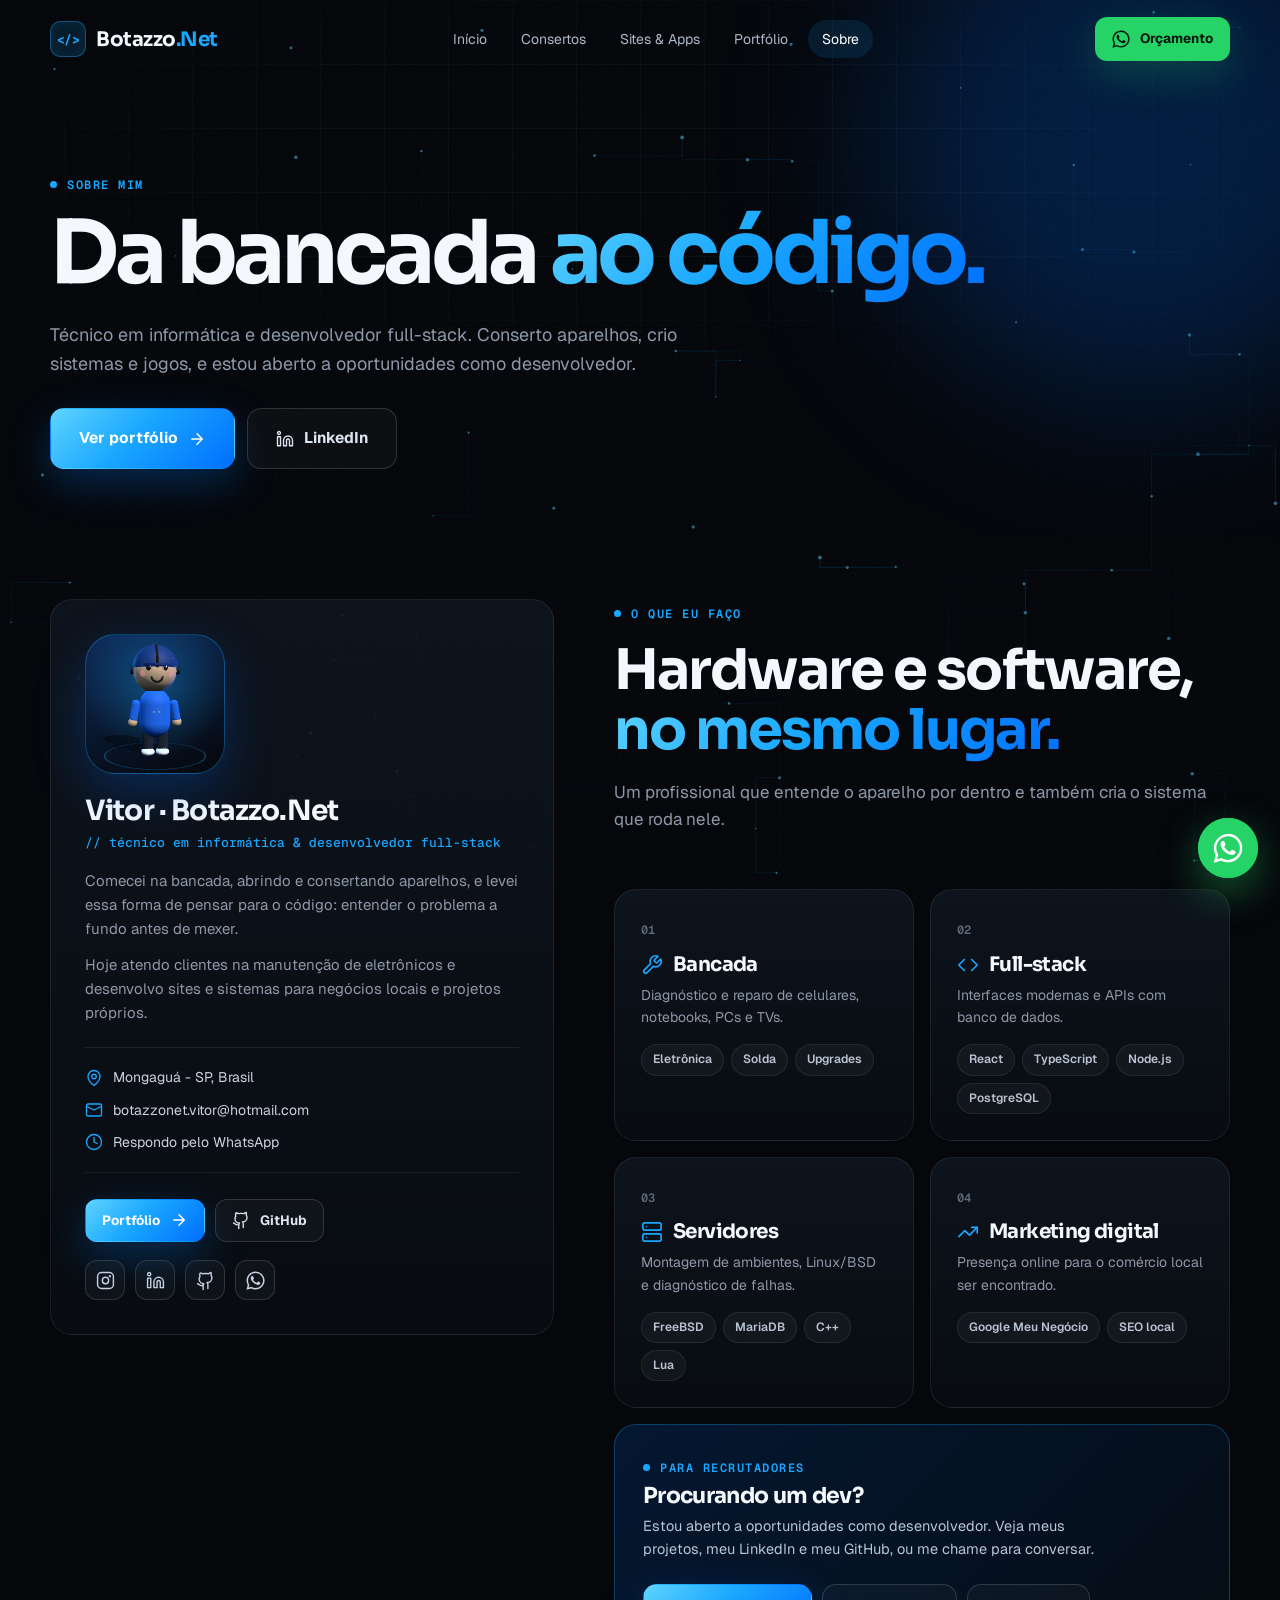
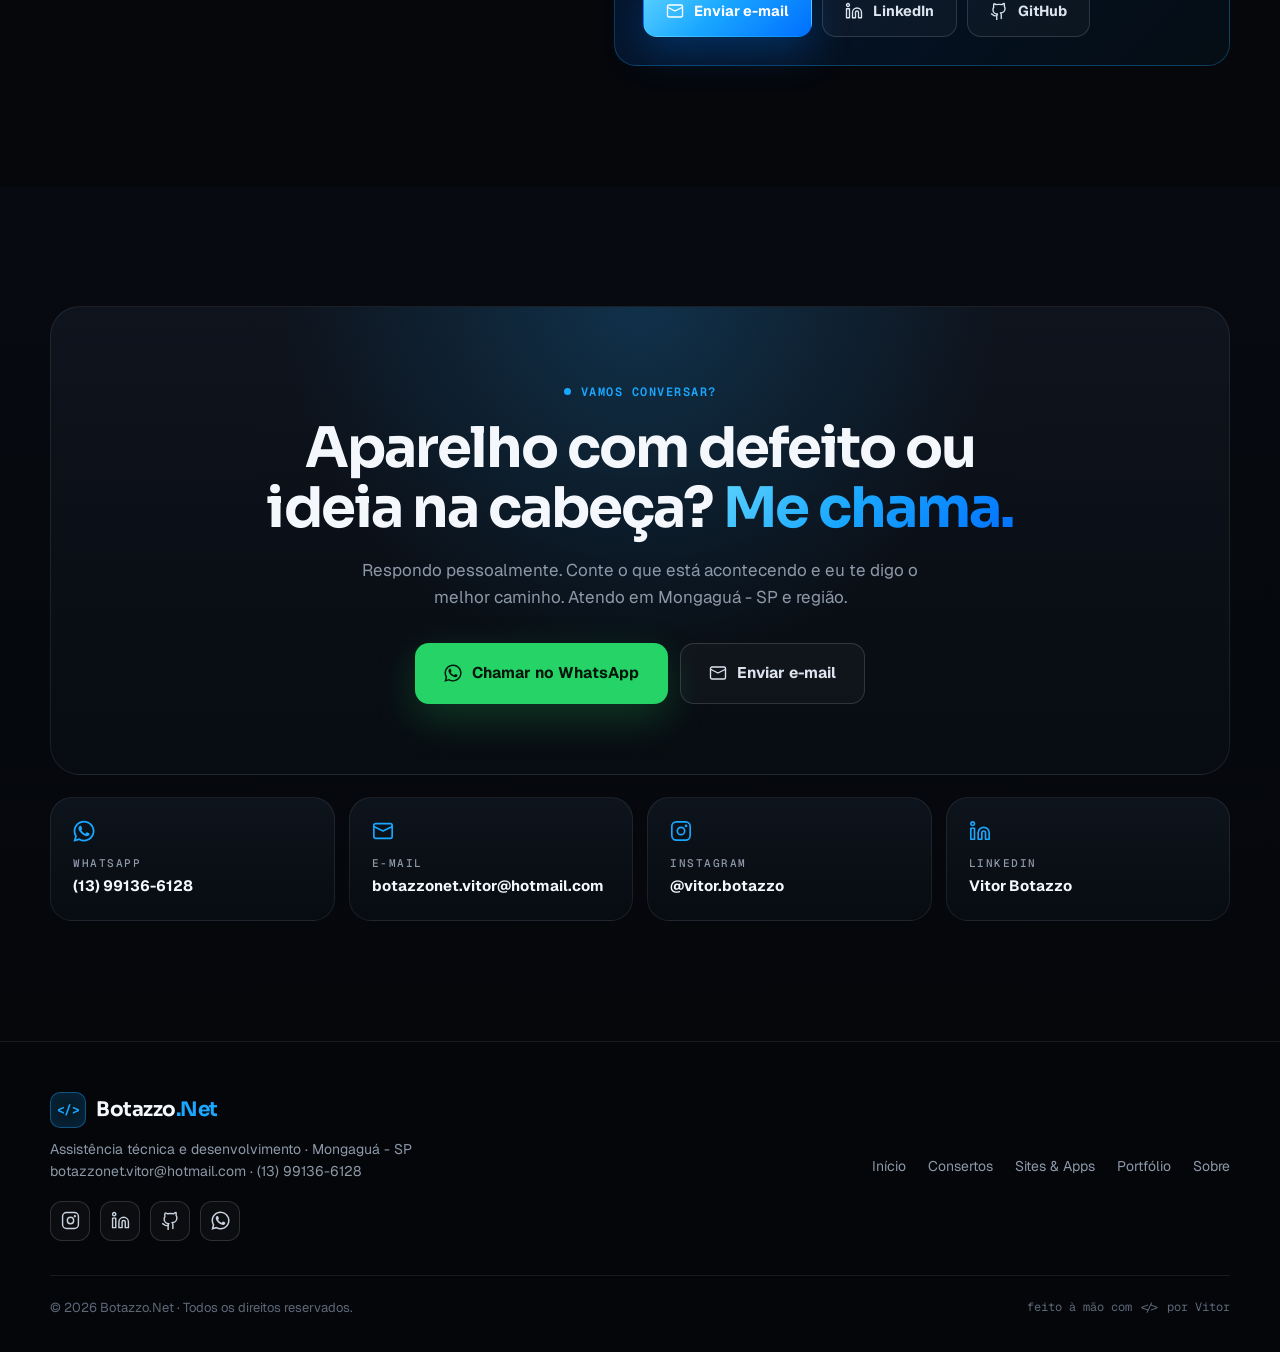
<file: sobre.html>
<!DOCTYPE html>
<html lang="pt-BR">
<head>
  <meta charset="UTF-8">
  <meta name="viewport" content="width=device-width, initial-scale=1.0">
  <title>Sobre | Vitor Botazzo — Técnico e Desenvolvedor — Botazzo.Net</title>
  <meta name="description" content="Vitor Botazzo: técnico em informática e desenvolvedor full-stack em Mongaguá - SP. Projetos, habilidades, LinkedIn e GitHub.">
  <meta name="theme-color" content="#05070b">
  <link rel="canonical" href="https://www.botazzo.net/sobre.html">
  <link rel="icon" href="assets/img/favicon.svg" type="image/svg+xml">
  <meta property="og:type" content="website">
  <meta property="og:locale" content="pt_BR">
  <meta property="og:url" content="https://www.botazzo.net/sobre.html">
  <meta property="og:title" content="Sobre | Vitor Botazzo — Técnico e Desenvolvedor — Botazzo.Net">
  <meta property="og:description" content="Vitor Botazzo: técnico em informática e desenvolvedor full-stack em Mongaguá - SP. Projetos, habilidades, LinkedIn e GitHub.">
  <!-- Quando tiver uma imagem de divulgação, descomente: -->
  <!-- <meta property="og:image" content="https://www.botazzo.net/assets/img/banners/banner-1.jpg"> -->

  <link rel="preconnect" href="https://fonts.googleapis.com">
  <link rel="preconnect" href="https://fonts.gstatic.com" crossorigin>
  <link href="https://fonts.googleapis.com/css2?family=Geist:wght@400;500;600;700&family=Geist+Mono:wght@400;500;600&family=Sora:wght@500;600;700;800&display=swap" rel="stylesheet">
  <link rel="stylesheet" href="assets/css/style.css">
</head>
<body data-page="sobre">
<svg width="0" height="0" style="position:absolute" aria-hidden="true">
  <defs>
    <symbol id="i-wrench" viewBox="0 0 24 24" fill="none" stroke="currentColor" stroke-width="1.8" stroke-linecap="round" stroke-linejoin="round"><path d="M14.7 6.3a1 1 0 0 0 0 1.4l1.6 1.6a1 1 0 0 0 1.4 0l3.77-3.77a6 6 0 0 1-7.94 7.94l-6.91 6.91a2.12 2.12 0 0 1-3-3l6.91-6.91a6 6 0 0 1 7.94-7.94l-3.76 3.76z"/></symbol>
    <symbol id="i-code" viewBox="0 0 24 24" fill="none" stroke="currentColor" stroke-width="1.8" stroke-linecap="round" stroke-linejoin="round"><polyline points="16 18 22 12 16 6"/><polyline points="8 6 2 12 8 18"/></symbol>
    <symbol id="i-phone" viewBox="0 0 24 24" fill="none" stroke="currentColor" stroke-width="1.8" stroke-linecap="round" stroke-linejoin="round"><rect x="5" y="2" width="14" height="20" rx="2.5"/><path d="M11 18h2"/></symbol>
    <symbol id="i-laptop" viewBox="0 0 24 24" fill="none" stroke="currentColor" stroke-width="1.8" stroke-linecap="round" stroke-linejoin="round"><path d="M20 16V7a2 2 0 0 0-2-2H6a2 2 0 0 0-2 2v9m16 0H4m16 0 1.28 2.55A1 1 0 0 1 20.38 20H3.62a1 1 0 0 1-.9-1.45L4 16"/></symbol>
    <symbol id="i-pc" viewBox="0 0 24 24" fill="none" stroke="currentColor" stroke-width="1.8" stroke-linecap="round" stroke-linejoin="round"><rect x="2" y="3" width="20" height="14" rx="2"/><path d="M8 21h8M12 17v4"/></symbol>
    <symbol id="i-tv" viewBox="0 0 24 24" fill="none" stroke="currentColor" stroke-width="1.8" stroke-linecap="round" stroke-linejoin="round"><rect x="2" y="7" width="20" height="14" rx="2"/><polyline points="17 2 12 7 7 2"/></symbol>
    <symbol id="i-cpu" viewBox="0 0 24 24" fill="none" stroke="currentColor" stroke-width="1.8" stroke-linecap="round" stroke-linejoin="round"><rect x="4" y="4" width="16" height="16" rx="2"/><rect x="9" y="9" width="6" height="6"/><path d="M15 2v2M15 20v2M2 15h2M2 9h2M20 15h2M20 9h2M9 2v2M9 20v2"/></symbol>
    <symbol id="i-globe" viewBox="0 0 24 24" fill="none" stroke="currentColor" stroke-width="1.8" stroke-linecap="round" stroke-linejoin="round"><circle cx="12" cy="12" r="10"/><path d="M2 12h20M12 2a15.3 15.3 0 0 1 4 10 15.3 15.3 0 0 1-4 10 15.3 15.3 0 0 1-4-10 15.3 15.3 0 0 1 4-10z"/></symbol>
    <symbol id="i-db" viewBox="0 0 24 24" fill="none" stroke="currentColor" stroke-width="1.8" stroke-linecap="round" stroke-linejoin="round"><ellipse cx="12" cy="5" rx="9" ry="3"/><path d="M3 5v14a9 3 0 0 0 18 0V5M3 12a9 3 0 0 0 18 0"/></symbol>
    <symbol id="i-app" viewBox="0 0 24 24" fill="none" stroke="currentColor" stroke-width="1.8" stroke-linecap="round" stroke-linejoin="round"><rect x="3" y="3" width="7" height="7" rx="1.5"/><rect x="14" y="3" width="7" height="7" rx="1.5"/><rect x="3" y="14" width="7" height="7" rx="1.5"/><rect x="14" y="14" width="7" height="7" rx="1.5"/></symbol>
    <symbol id="i-game" viewBox="0 0 24 24" fill="none" stroke="currentColor" stroke-width="1.8" stroke-linecap="round" stroke-linejoin="round"><rect x="2" y="6" width="20" height="12" rx="3"/><path d="M6 12h4M8 10v4M15 13h.01M18 11h.01"/></symbol>
    <symbol id="i-bot" viewBox="0 0 24 24" fill="none" stroke="currentColor" stroke-width="1.8" stroke-linecap="round" stroke-linejoin="round"><path d="M12 8V4H8"/><rect x="4" y="8" width="16" height="12" rx="2"/><path d="M2 14h2M20 14h2M15 13v2M9 13v2"/></symbol>
    <symbol id="i-arrow" viewBox="0 0 24 24" fill="none" stroke="currentColor" stroke-width="2" stroke-linecap="round" stroke-linejoin="round"><path d="M5 12h14M12 5l7 7-7 7"/></symbol>
    <symbol id="i-shield" viewBox="0 0 24 24" fill="none" stroke="currentColor" stroke-width="1.8" stroke-linecap="round" stroke-linejoin="round"><path d="M12 22s8-4 8-10V5l-8-3-8 3v7c0 6 8 10 8 10z"/><path d="m9 12 2 2 4-4"/></symbol>
    <symbol id="i-search" viewBox="0 0 24 24" fill="none" stroke="currentColor" stroke-width="1.8" stroke-linecap="round" stroke-linejoin="round"><circle cx="11" cy="11" r="8"/><path d="m21 21-4.3-4.3"/></symbol>
    <symbol id="i-chat" viewBox="0 0 24 24" fill="none" stroke="currentColor" stroke-width="1.8" stroke-linecap="round" stroke-linejoin="round"><path d="M21 15a2 2 0 0 1-2 2H7l-4 4V5a2 2 0 0 1 2-2h14a2 2 0 0 1 2 2z"/></symbol>
    <symbol id="i-pin" viewBox="0 0 24 24" fill="none" stroke="currentColor" stroke-width="1.8" stroke-linecap="round" stroke-linejoin="round"><path d="M20 10c0 6-8 12-8 12s-8-6-8-12a8 8 0 0 1 16 0Z"/><circle cx="12" cy="10" r="3"/></symbol>
    <symbol id="i-mail" viewBox="0 0 24 24" fill="none" stroke="currentColor" stroke-width="1.8" stroke-linecap="round" stroke-linejoin="round"><rect x="2" y="4" width="20" height="16" rx="2"/><path d="m22 7-10 5L2 7"/></symbol>
    <symbol id="i-clock" viewBox="0 0 24 24" fill="none" stroke="currentColor" stroke-width="1.8" stroke-linecap="round" stroke-linejoin="round"><circle cx="12" cy="12" r="10"/><polyline points="12 6 12 12 16 14"/></symbol>
    <symbol id="i-github" viewBox="0 0 24 24" fill="none" stroke="currentColor" stroke-width="1.8" stroke-linecap="round" stroke-linejoin="round"><path d="M15 22v-4a4.8 4.8 0 0 0-1-3.5c3 0 6-2 6-5.5.08-1.25-.27-2.48-1-3.5.28-1.15.28-2.35 0-3.5 0 0-1 0-3 1.5-2.64-.5-5.36-.5-8 0C6 2 5 2 5 3.5c-.3 1.15-.3 2.35 0 3.5A5.4 5.4 0 0 0 4 10.5c0 3.5 3 5.5 6 5.5-.39.49-.68 1.05-.85 1.65-.17.6-.22 1.23-.15 1.85v4"/><path d="M9 18c-4.51 2-5-2-7-2"/></symbol>
    <symbol id="i-eye" viewBox="0 0 24 24" fill="none" stroke="currentColor" stroke-width="1.8" stroke-linecap="round" stroke-linejoin="round"><path d="M2 12s3-7 10-7 10 7 10 7-3 7-10 7-10-7-10-7Z"/><circle cx="12" cy="12" r="3"/></symbol>
    <symbol id="i-server" viewBox="0 0 24 24" fill="none" stroke="currentColor" stroke-width="1.8" stroke-linecap="round" stroke-linejoin="round"><rect x="2" y="2" width="20" height="8" rx="2"/><rect x="2" y="14" width="20" height="8" rx="2"/><path d="M6 6h.01M6 18h.01"/></symbol>
    <symbol id="i-trend" viewBox="0 0 24 24" fill="none" stroke="currentColor" stroke-width="1.8" stroke-linecap="round" stroke-linejoin="round"><polyline points="22 7 13.5 15.5 8.5 10.5 2 17"/><polyline points="16 7 22 7 22 13"/></symbol>
    <symbol id="i-cart" viewBox="0 0 24 24" fill="none" stroke="currentColor" stroke-width="1.8" stroke-linecap="round" stroke-linejoin="round"><circle cx="8" cy="21" r="1"/><circle cx="19" cy="21" r="1"/><path d="M2.05 2.05h2l2.66 12.42a2 2 0 0 0 2 1.58h9.78a2 2 0 0 0 1.95-1.57l1.65-7.43H5.12"/></symbol>
    <symbol id="i-wa" viewBox="0 0 24 24" fill="currentColor"><path d="M17.47 14.38c-.3-.15-1.76-.87-2.03-.97-.27-.1-.47-.15-.67.15-.2.3-.77.97-.94 1.17-.17.2-.35.22-.65.07-.3-.15-1.26-.46-2.4-1.48-.89-.79-1.49-1.77-1.66-2.07-.17-.3-.02-.46.13-.61.13-.13.3-.35.45-.52.15-.17.2-.3.3-.5.1-.2.05-.37-.02-.52-.08-.15-.67-1.62-.92-2.22-.24-.58-.49-.5-.67-.51h-.57c-.2 0-.52.07-.8.37-.27.3-1.04 1.02-1.04 2.48s1.07 2.88 1.21 3.08c.15.2 2.1 3.2 5.08 4.49.71.31 1.26.49 1.69.63.71.23 1.36.2 1.87.12.57-.08 1.76-.72 2-1.41.25-.7.25-1.29.17-1.41-.07-.13-.27-.2-.57-.35M12.05 21.5h-.01a9.4 9.4 0 0 1-4.8-1.32l-.34-.2-3.57.94.95-3.48-.22-.36a9.4 9.4 0 0 1-1.44-5.02c0-5.2 4.24-9.44 9.45-9.44 2.52 0 4.89.99 6.67 2.77a9.37 9.37 0 0 1 2.77 6.68c0 5.2-4.24 9.43-9.46 9.43m8.04-17.47A11.3 11.3 0 0 0 12.05.7C5.78.7.67 5.8.67 12.08c0 2 .52 3.96 1.52 5.69L.57 23.7l6.05-1.59a11.4 11.4 0 0 0 5.43 1.38h.01c6.27 0 11.38-5.1 11.38-11.38 0-3.04-1.18-5.9-3.33-8.05"/></symbol>
    <symbol id="i-play" viewBox="0 0 24 24" fill="currentColor"><path d="M8 5.14v13.72a1 1 0 0 0 1.52.85l10.6-6.86a1 1 0 0 0 0-1.7L9.52 4.29A1 1 0 0 0 8 5.14z"/></symbol>
    <symbol id="i-left" viewBox="0 0 24 24" fill="none" stroke="currentColor" stroke-width="2" stroke-linecap="round" stroke-linejoin="round"><path d="m15 18-6-6 6-6"/></symbol>
    <symbol id="i-right" viewBox="0 0 24 24" fill="none" stroke="currentColor" stroke-width="2" stroke-linecap="round" stroke-linejoin="round"><path d="m9 18 6-6-6-6"/></symbol>
    <symbol id="i-camera" viewBox="0 0 24 24" fill="none" stroke="currentColor" stroke-width="1.8" stroke-linecap="round" stroke-linejoin="round"><path d="M14.5 4h-5L7 7H4a2 2 0 0 0-2 2v9a2 2 0 0 0 2 2h16a2 2 0 0 0 2-2V9a2 2 0 0 0-2-2h-3l-2.5-3z"/><circle cx="12" cy="13" r="3"/></symbol>
    <symbol id="i-video" viewBox="0 0 24 24" fill="none" stroke="currentColor" stroke-width="1.8" stroke-linecap="round" stroke-linejoin="round"><path d="m22 8-6 4 6 4V8Z"/><rect x="2" y="6" width="14" height="12" rx="2"/></symbol>
    <symbol id="i-zap" viewBox="0 0 24 24" fill="none" stroke="currentColor" stroke-width="1.8" stroke-linecap="round" stroke-linejoin="round"><path d="M13 2 3 14h9l-1 8 10-12h-9l1-8z"/></symbol>
    <symbol id="i-bulb" viewBox="0 0 24 24" fill="none" stroke="currentColor" stroke-width="1.8" stroke-linecap="round" stroke-linejoin="round"><path d="M15 14c.2-1 .7-1.7 1.5-2.5 1-.9 1.5-2.2 1.5-3.5A6 6 0 0 0 6 8c0 1 .2 2.2 1.5 3.5.7.7 1.3 1.5 1.5 2.5M9 18h6M10 22h4"/></symbol>
    <symbol id="i-instagram" viewBox="0 0 24 24" fill="none" stroke="currentColor" stroke-width="1.8" stroke-linecap="round" stroke-linejoin="round"><rect x="2" y="2" width="20" height="20" rx="5"/><circle cx="12" cy="12" r="4"/><circle cx="17.5" cy="6.5" r=".6" fill="currentColor"/></symbol>
    <symbol id="i-linkedin" viewBox="0 0 24 24" fill="none" stroke="currentColor" stroke-width="1.8" stroke-linecap="round" stroke-linejoin="round"><path d="M16 8a6 6 0 0 1 6 6v7h-4v-7a2 2 0 0 0-4 0v7h-4v-7a6 6 0 0 1 6-6z"/><rect x="2" y="9" width="4" height="12"/><circle cx="4" cy="4" r="2"/></symbol>
  </defs>
</svg>
<canvas id="fx" aria-hidden="true"></canvas>
<div class="noise" aria-hidden="true"></div>
<div class="scroll-progress" aria-hidden="true"></div>

<div class="page">
  <header class="header">
    <div class="container nav">
      <a class="logo" href="index.html" aria-label="Botazzo.Net — início">
        <span class="logo-mark">&lt;/&gt;</span><span>Botazzo<b>.Net</b></span>
      </a>
      <nav class="nav-links" aria-label="Principal">
        <a href="index.html">Início</a>
        <a href="consertos.html">Consertos</a>
        <a href="desenvolvimento.html">Sites & Apps</a>
        <a href="portfolio.html">Portfólio</a>
        <a href="sobre.html" class="active" aria-current="page">Sobre</a>
        <a class="nav-mobile-cta" data-wa href="#">Pedir orçamento no WhatsApp</a>
      </nav>
      <a class="btn btn-wa btn-sm nav-cta" data-wa data-magnetic href="#"><svg><use href="#i-wa"/></svg>Orçamento</a>
      <button class="menu-toggle" aria-label="Abrir menu" aria-expanded="false"><span></span><span></span><span></span></button>
    </div>
  </header>

  <main>
    <section class="page-hero section">
      <div class="hero-grid"></div>
      <div class="hero-orb o1"></div>
      <div class="container" style="position:relative">
        <span class="eyebrow reveal"><span class="dot"></span>Sobre mim</span>
        <h1 class="reveal d1">Da bancada <span class="grad">ao código.</span></h1>
        <p class="reveal d2">Técnico em informática e desenvolvedor full-stack. Conserto aparelhos, crio sistemas e jogos, e estou aberto a oportunidades como desenvolvedor.</p>
        <div class="hero-actions reveal d3"><a class="btn btn-primary btn-lg" href="portfolio.html" data-magnetic>Ver portfólio <svg><use href="#i-arrow"/></svg></a><a class="btn btn-ghost btn-lg" href="https://www.linkedin.com/in/vitor-botazzo-54725840a" target="_blank" rel="noopener"><svg><use href="#i-linkedin"/></svg>LinkedIn</a></div>
      </div>
    </section>

    <!-- ================= SOBRE ================= -->
    <section class="section" id="sobre" style="padding-top:60px">
      <div class="container about-grid">
        <aside class="about-card glow reveal">
          <div class="avatar3d" data-3d="avatar" role="img" aria-label="Bonequinho 3D acenando"><span class="avatar">V</span></div>
          <h3>Vitor · Botazzo.Net</h3>
          <div class="role">// técnico em informática & desenvolvedor full-stack</div>
          <p>Comecei na bancada, abrindo e consertando aparelhos, e levei essa forma de pensar para o código: entender o problema a fundo antes de mexer.</p>
          <p>Hoje atendo clientes na manutenção de eletrônicos e desenvolvo sites e sistemas para negócios locais e projetos próprios.</p>
          <div class="meta">
            <div><svg><use href="#i-pin"/></svg>Mongaguá - SP, Brasil</div>
            <div><svg><use href="#i-mail"/></svg>botazzonet.vitor@hotmail.com</div>
            <div><svg><use href="#i-clock"/></svg>Respondo pelo WhatsApp</div>
          </div>
          <div class="btns">
            <a class="btn btn-primary btn-sm" href="portfolio.html">Portfólio <svg><use href="#i-arrow"/></svg></a>
            <a class="btn btn-ghost btn-sm" href="https://github.com/vbw1510" target="_blank" rel="noopener"><svg><use href="#i-github"/></svg>GitHub</a>
          </div>
          <div class="socials">
            <a href="https://www.instagram.com/vitor.botazzo/" target="_blank" rel="noopener" aria-label="Instagram"><svg><use href="#i-instagram"/></svg></a>
            <a href="https://www.linkedin.com/in/vitor-botazzo-54725840a" target="_blank" rel="noopener" aria-label="LinkedIn"><svg><use href="#i-linkedin"/></svg></a>
            <a href="https://github.com/vbw1510" target="_blank" rel="noopener" aria-label="GitHub"><svg><use href="#i-github"/></svg></a>
            <a data-wa href="#" aria-label="WhatsApp"><svg><use href="#i-wa"/></svg></a>
          </div>
        </aside>

        <div>
          <div class="section-head reveal">
            <span class="eyebrow"><span class="dot"></span>O que eu faço</span>
            <h2>Hardware e software, <span class="grad">no mesmo lugar.</span></h2>
            <p>Um profissional que entende o aparelho por dentro e também cria o sistema que roda nele.</p>
          </div>
          <div class="pillars">
            <div class="pillar glow reveal"><span class="n">01</span><h3><svg><use href="#i-wrench"/></svg>Bancada</h3><p>Diagnóstico e reparo de celulares, notebooks, PCs e TVs.</p><div class="tags"><span class="tag">Eletrônica</span><span class="tag">Solda</span><span class="tag">Upgrades</span></div></div>
            <div class="pillar glow reveal d1"><span class="n">02</span><h3><svg><use href="#i-code"/></svg>Full-stack</h3><p>Interfaces modernas e APIs com banco de dados.</p><div class="tags"><span class="tag">React</span><span class="tag">TypeScript</span><span class="tag">Node.js</span><span class="tag">PostgreSQL</span></div></div>
            <div class="pillar glow reveal"><span class="n">03</span><h3><svg><use href="#i-server"/></svg>Servidores</h3><p>Montagem de ambientes, Linux/BSD e diagnóstico de falhas.</p><div class="tags"><span class="tag">FreeBSD</span><span class="tag">MariaDB</span><span class="tag">C++</span><span class="tag">Lua</span></div></div>
            <div class="pillar glow reveal d1"><span class="n">04</span><h3><svg><use href="#i-trend"/></svg>Marketing digital</h3><p>Presença online para o comércio local ser encontrado.</p><div class="tags"><span class="tag">Google Meu Negócio</span><span class="tag">SEO local</span></div></div>
            <div class="recruiter glow reveal">
              <div><span class="eyebrow" style="margin-bottom:8px"><span class="dot"></span>Para recrutadores</span><h3>Procurando um dev?</h3><p>Estou aberto a oportunidades como desenvolvedor. Veja meus projetos, meu LinkedIn e meu GitHub, ou me chame para conversar.</p></div>
              <div style="display:flex;gap:10px;flex-wrap:wrap">
                <a class="btn btn-primary" data-magnetic href="mailto:botazzonet.vitor@hotmail.com?subject=Oportunidade%20de%20trabalho"><svg><use href="#i-mail"/></svg>Enviar e-mail</a>
                <a class="btn btn-ghost" href="https://www.linkedin.com/in/vitor-botazzo-54725840a" target="_blank" rel="noopener"><svg><use href="#i-linkedin"/></svg>LinkedIn</a>
                <a class="btn btn-ghost" href="https://github.com/vbw1510" target="_blank" rel="noopener"><svg><use href="#i-github"/></svg>GitHub</a>
              </div>
            </div>
          </div>
        </div>
      </div>
    </section>
    <!-- ================= CONTATO ================= -->
    <section class="section section-soft" id="contato">
      <div class="container">
        <div class="cta-box glow reveal">
          <span class="eyebrow"><span class="dot"></span>Vamos conversar?</span>
          <h2>Aparelho com defeito ou ideia na cabeça? <span class="grad">Me chama.</span></h2>
          <p>Respondo pessoalmente. Conte o que está acontecendo e eu te digo o melhor caminho. Atendo em Mongaguá - SP e região.</p>
          <div class="btns">
            <a class="btn btn-wa btn-lg" data-wa data-magnetic href="#"><svg><use href="#i-wa"/></svg>Chamar no WhatsApp</a>
            <a class="btn btn-ghost btn-lg" href="mailto:botazzonet.vitor@hotmail.com"><svg><use href="#i-mail"/></svg>Enviar e-mail</a>
          </div>
        </div>
        <div class="contacts">
          <a class="contact glow reveal" data-wa href="#"><svg><use href="#i-wa"/></svg><span>WhatsApp</span><strong>(13) 99136-6128</strong></a>
          <a class="contact glow reveal d1" href="mailto:botazzonet.vitor@hotmail.com"><svg><use href="#i-mail"/></svg><span>E-mail</span><strong>botazzonet.vitor@hotmail.com</strong></a>
          <a class="contact glow reveal d2" href="https://www.instagram.com/vitor.botazzo/" target="_blank" rel="noopener"><svg><use href="#i-instagram"/></svg><span>Instagram</span><strong>@vitor.botazzo</strong></a>
          <a class="contact glow reveal d3" href="https://www.linkedin.com/in/vitor-botazzo-54725840a" target="_blank" rel="noopener"><svg><use href="#i-linkedin"/></svg><span>LinkedIn</span><strong>Vitor Botazzo</strong></a>
        </div>
      </div>
    </section>
  </main>

  <footer class="footer">
    <div class="container">
      <div class="footer-grid">
        <div><a class="logo" href="index.html"><span class="logo-mark">&lt;/&gt;</span><span>Botazzo<b>.Net</b></span></a><p>Assistência técnica e desenvolvimento · Mongaguá - SP<br><a href="mailto:botazzonet.vitor@hotmail.com">botazzonet.vitor@hotmail.com</a> · <a data-wa href="#">(13) 99136-6128</a></p>
          <div class="socials">
            <a href="https://www.instagram.com/vitor.botazzo/" target="_blank" rel="noopener" aria-label="Instagram"><svg><use href="#i-instagram"/></svg></a>
            <a href="https://www.linkedin.com/in/vitor-botazzo-54725840a" target="_blank" rel="noopener" aria-label="LinkedIn"><svg><use href="#i-linkedin"/></svg></a>
            <a href="https://github.com/vbw1510" target="_blank" rel="noopener" aria-label="GitHub"><svg><use href="#i-github"/></svg></a>
            <a data-wa href="#" aria-label="WhatsApp"><svg><use href="#i-wa"/></svg></a>
          </div>
        </div>
        <nav class="footer-links" aria-label="Rodapé"><a href="index.html">Início</a><a href="consertos.html">Consertos</a><a href="desenvolvimento.html">Sites & Apps</a><a href="portfolio.html">Portfólio</a><a href="sobre.html">Sobre</a></nav>
      </div>
      <div class="footer-bottom"><span>© <span data-year></span> Botazzo.Net · Todos os direitos reservados.</span><span class="mono">feito à mão com &lt;/&gt; por Vitor</span></div>
    </div>
  </footer>
</div>

<a class="wa-float" data-wa href="#" aria-label="Falar no WhatsApp"><svg><use href="#i-wa"/></svg><span class="wa-tip">Fale comigo no WhatsApp</span></a>
<script src="assets/js/main.js"></script>
</body>
</html>
</file>
<file: assets/css/style.css>
/* =========================================================
   Botazzo.Net — v2
   Paleta: preto / azul / branco / cinza
   ========================================================= */
:root {
  --bg: #05070b;
  --bg2: #070a10;
  --surface: #0b0f16;
  --surface2: #101620;
  --text: #f4f7fb;
  --muted: #8d98a8;
  --muted2: #5d6878;
  --line: rgba(255, 255, 255, .08);
  --line2: rgba(255, 255, 255, .14);
  --blue: #19a7ff;
  --blue2: #006eff;
  --cyan: #5fd4ff;
  --green: #25d366;
  --grad: linear-gradient(135deg, var(--cyan) 0%, var(--blue) 45%, var(--blue2) 100%);
  --shadow: 0 30px 90px rgba(0, 0, 0, .5);
  --radius: 22px;
  --ease: cubic-bezier(.2, .8, .2, 1);
  --mono: "Geist Mono", ui-monospace, monospace;
  --display: "Sora", "Geist", sans-serif;
}

*, *::before, *::after { box-sizing: border-box; margin: 0; padding: 0 }
html { scroll-behavior: smooth; scroll-padding-top: 90px; overflow-x: clip }
body {
  font-family: "Geist", Inter, system-ui, sans-serif;
  background: var(--bg);
  color: var(--text);
  line-height: 1.6;
  overflow-x: clip;
  -webkit-font-smoothing: antialiased;
}
a { color: inherit; text-decoration: none }
button { font: inherit; color: inherit; cursor: pointer }
img { max-width: 100%; display: block }
[hidden] { display: none !important }
svg { flex-shrink: 0 }
::selection { background: var(--blue2); color: #fff }

.container { width: min(1180px, calc(100% - 40px)); margin-inline: auto }
.section { padding: 120px 0; position: relative }
main > section, .stats { overflow-x: clip }
.section-soft { background: linear-gradient(180deg, var(--bg2), var(--bg)) }
.grad { background: var(--grad); -webkit-background-clip: text; background-clip: text; color: transparent }
.mono { font-family: var(--mono) }

/* ---------- Fundo animado ---------- */
#fx {
  position: fixed; inset: 0; width: 100%; height: 100%;
  z-index: 0; pointer-events: none; opacity: .55;
}
.page { position: relative; z-index: 1 }
.noise {
  position: fixed; inset: 0; z-index: 0; pointer-events: none; opacity: .035;
  background-image: url("data:image/svg+xml,%3Csvg xmlns='http://www.w3.org/2000/svg' width='160' height='160'%3E%3Cfilter id='n'%3E%3CfeTurbulence baseFrequency='.9' numOctaves='3'/%3E%3C/filter%3E%3Crect width='100%25' height='100%25' filter='url(%23n)'/%3E%3C/svg%3E");
}

/* ---------- Header ---------- */
.scroll-progress {
  position: fixed; z-index: 100; top: 0; left: 0; height: 2px; width: 100%;
  background: var(--grad); transform-origin: 0 50%; transform: scaleX(0);
}
.header {
  position: fixed; z-index: 50; inset: 0 0 auto 0;
  border-bottom: 1px solid transparent;
  transition: background .3s, border-color .3s;
}
.header.scrolled { background: rgba(5, 7, 11, .78); backdrop-filter: blur(18px); border-color: var(--line) }
.nav { height: 78px; display: flex; align-items: center; justify-content: space-between; gap: 24px }
.logo { display: flex; align-items: center; gap: 10px; font: 700 20px var(--display); letter-spacing: -.5px }
.logo b { color: var(--blue); font-weight: 700 }
.logo-mark {
  display: grid; place-items: center; width: 36px; height: 36px; border-radius: 10px;
  border: 1px solid rgba(25, 167, 255, .45); background: rgba(25, 167, 255, .08);
  color: var(--blue); font: 700 13px var(--mono);
  box-shadow: 0 0 24px rgba(25, 167, 255, .18) inset;
}
.nav-links { display: flex; gap: 6px; font-size: 14px; color: #aeb8c6 }
.nav-links a { padding: 8px 14px; border-radius: 999px; transition: .2s }
.nav-links a:hover { color: #fff; background: rgba(255, 255, 255, .05) }
.nav-links a.active { color: #fff; background: rgba(25, 167, 255, .12) }
.menu-toggle { display: none; background: none; border: 0; width: 40px; height: 40px; position: relative }
.menu-toggle span { position: absolute; left: 9px; right: 9px; height: 2px; background: #fff; border-radius: 2px; transition: .3s var(--ease) }
.menu-toggle span:nth-child(1) { top: 13px }
.menu-toggle span:nth-child(2) { top: 19px }
.menu-toggle span:nth-child(3) { top: 25px }
.menu-toggle[aria-expanded="true"] span:nth-child(1) { top: 19px; transform: rotate(45deg) }
.menu-toggle[aria-expanded="true"] span:nth-child(2) { opacity: 0 }
.menu-toggle[aria-expanded="true"] span:nth-child(3) { top: 19px; transform: rotate(-45deg) }

/* ---------- Botões ---------- */
.btn {
  --mx: 0px; --my: 0px;
  position: relative; display: inline-flex; align-items: center; justify-content: center; gap: 10px;
  padding: 14px 22px; border-radius: 14px; font-weight: 700; font-size: 14.5px;
  border: 1px solid transparent; transition: transform .25s var(--ease), box-shadow .25s, background .25s, border-color .25s, color .25s;
  transform: translate(var(--mx), var(--my)); white-space: nowrap;
}
.btn svg { width: 18px; height: 18px }
.btn-primary { background: var(--grad); color: #fff; box-shadow: 0 14px 40px rgba(0, 126, 255, .28) }
.btn-primary:hover { box-shadow: 0 20px 55px rgba(0, 126, 255, .45) }
.btn-wa { background: var(--green); color: #04150a; box-shadow: 0 14px 40px rgba(37, 211, 102, .22) }
.btn-wa:hover { box-shadow: 0 20px 55px rgba(37, 211, 102, .38) }
.btn-ghost { border-color: var(--line2); background: rgba(255, 255, 255, .03); color: #dbe4ef }
.btn-ghost:hover { border-color: rgba(25, 167, 255, .6); color: #fff; background: rgba(25, 167, 255, .08) }
.btn-sm { padding: 10px 16px; font-size: 13.5px; border-radius: 12px }
.btn-lg { padding: 17px 28px; font-size: 15.5px }

/* ---------- Tipografia comum ---------- */
.eyebrow {
  display: inline-flex; align-items: center; gap: 10px; margin-bottom: 18px;
  font: 600 12px var(--mono); letter-spacing: 1.5px; text-transform: uppercase; color: var(--blue);
}
.eyebrow .dot { width: 7px; height: 7px; border-radius: 50%; background: var(--blue); box-shadow: 0 0 0 0 rgba(25, 167, 255, .6); animation: ping 2s infinite }
@keyframes ping { 0% { box-shadow: 0 0 0 0 rgba(25, 167, 255, .55) } 80%, 100% { box-shadow: 0 0 0 10px rgba(25, 167, 255, 0) } }
h1, h2, h3 { font-family: var(--display); line-height: 1.08; letter-spacing: -.03em; font-weight: 700 }
h2 { font-size: clamp(34px, 4.6vw, 56px); letter-spacing: -.035em }
h3 { font-size: 20px }
.section-head { max-width: 720px; margin-bottom: 56px }
.section-head.center { margin-inline: auto; text-align: center }
.section-head p { color: var(--muted); font-size: 17px; margin-top: 18px }
.tag {
  display: inline-flex; align-items: center; gap: 6px; padding: 5px 11px; border-radius: 999px;
  font-size: 12px; font-weight: 600; color: #b9c4d3; background: rgba(255, 255, 255, .04); border: 1px solid var(--line);
}
.tags { display: flex; flex-wrap: wrap; gap: 7px }

/* ---------- Card com brilho que segue o mouse ---------- */
.glow {
  --x: 50%; --y: 50%;
  position: relative; isolation: isolate;
  background: linear-gradient(180deg, rgba(16, 22, 32, .85), rgba(9, 13, 19, .85));
  border: 1px solid var(--line); border-radius: var(--radius);
  transition: border-color .3s, transform .4s var(--ease), box-shadow .4s;
}
.glow::before {
  content: ""; position: absolute; inset: -1px; border-radius: inherit; z-index: -1; pointer-events: none;
  background: radial-gradient(420px circle at var(--x) var(--y), rgba(25, 167, 255, .16), transparent 45%);
  opacity: 0; transition: opacity .3s;
}
.glow::after {
  content: ""; position: absolute; inset: -1px; border-radius: inherit; pointer-events: none; padding: 1px;
  background: radial-gradient(300px circle at var(--x) var(--y), rgba(95, 212, 255, .7), transparent 45%);
  -webkit-mask: linear-gradient(#000 0 0) content-box, linear-gradient(#000 0 0);
  -webkit-mask-composite: xor; mask-composite: exclude;
  opacity: 0; transition: opacity .3s;
}
.glow:hover::before, .glow:hover::after { opacity: 1 }

/* ---------- Reveal ---------- */
.reveal { opacity: 0; transform: translateY(28px); transition: opacity .8s var(--ease), transform .8s var(--ease) }
.reveal.visible { opacity: 1; transform: none }
.d1 { transition-delay: .08s } .d2 { transition-delay: .16s } .d3 { transition-delay: .24s } .d4 { transition-delay: .32s }

/* =========================================================
   HERO
   ========================================================= */
.hero { padding: 170px 0 90px; min-height: 100vh; display: flex; align-items: center; overflow: hidden }
.hero-grid {
  position: absolute; inset: 0; pointer-events: none;
  background-image: linear-gradient(rgba(255, 255, 255, .035) 1px, transparent 1px), linear-gradient(90deg, rgba(255, 255, 255, .035) 1px, transparent 1px);
  background-size: 64px 64px;
  mask-image: radial-gradient(ellipse 80% 60% at 50% 30%, #000 30%, transparent 75%);
}
.hero-orb { position: absolute; border-radius: 50%; filter: blur(80px); pointer-events: none; animation: float 14s ease-in-out infinite }
.hero-orb.o1 { width: 520px; height: 520px; background: rgba(0, 110, 255, .22); top: -120px; right: -120px }
.hero-orb.o2 { width: 420px; height: 420px; background: rgba(25, 167, 255, .12); bottom: -160px; left: -140px; animation-delay: -7s }
@keyframes float { 0%, 100% { transform: translate(0, 0) } 50% { transform: translate(-40px, 30px) } }
.hero-inner { position: relative; text-align: center }
.hero-badge {
  display: inline-flex; align-items: center; gap: 10px; padding: 7px 14px 7px 8px; border-radius: 999px;
  border: 1px solid var(--line2); background: rgba(255, 255, 255, .03); backdrop-filter: blur(8px);
  font-size: 13px; color: #c5cfdc; margin-bottom: 30px;
}
.hero-badge b { padding: 3px 9px; border-radius: 999px; background: rgba(37, 211, 102, .14); color: var(--green); font: 600 11px var(--mono); display: inline-flex; gap: 6px; align-items: center }
.hero-badge b::before { content: ""; width: 6px; height: 6px; border-radius: 50%; background: var(--green); box-shadow: 0 0 10px var(--green) }
.hero h1 { font-size: clamp(48px, 8.4vw, 112px); letter-spacing: -.055em; line-height: .95 }
.hero h1 .line { display: block; overflow: hidden }
.hero h1 .line > span { display: inline-block; transform: translateY(105%); animation: rise 1s var(--ease) forwards }
.hero h1 .line:nth-child(2) > span { animation-delay: .12s }
@keyframes rise { to { transform: none } }
.typer {
  margin: 28px auto 0; display: inline-flex; align-items: center; gap: 10px;
  font: 500 clamp(14px, 1.8vw, 18px) var(--mono); color: #cfe9ff;
  padding: 10px 18px; border-radius: 12px; background: rgba(8, 12, 18, .7); border: 1px solid var(--line);
}
.typer .prompt { color: var(--blue) }
.typer .caret { width: 9px; height: 1.15em; background: var(--blue); animation: blink 1s steps(1) infinite }
@keyframes blink { 50% { opacity: 0 } }
.hero-sub { max-width: 640px; margin: 26px auto 0; color: var(--muted); font-size: 18px }

.paths { display: grid; grid-template-columns: 1fr 1fr; gap: 20px; margin-top: 56px; text-align: left }
.path {
  display: flex; flex-direction: column; gap: 18px; padding: 30px; min-height: 260px;
  overflow: hidden;
}
.path:hover { transform: translateY(-6px); box-shadow: var(--shadow); border-color: rgba(25, 167, 255, .35) }
.path-top { display: flex; align-items: center; justify-content: space-between }
.path-icon {
  width: 56px; height: 56px; border-radius: 16px; display: grid; place-items: center;
  background: rgba(25, 167, 255, .1); border: 1px solid rgba(25, 167, 255, .3); color: var(--blue);
}
.path-icon svg { width: 28px; height: 28px }
.path-kicker { font: 600 11px var(--mono); letter-spacing: 1.5px; color: var(--muted); text-transform: uppercase }
.path h3 { font-size: clamp(24px, 2.6vw, 32px) }
.path p { color: var(--muted); font-size: 15px }
.path .tags { margin-top: auto }
.path-go {
  display: inline-flex; align-items: center; gap: 8px; font-weight: 700; color: var(--blue); font-size: 14px;
}
.path-go svg { width: 18px; height: 18px; transition: transform .3s var(--ease) }
.path:hover .path-go svg { transform: translateX(6px) }
.path-art { position: absolute; right: -30px; bottom: -30px; width: 180px; height: 180px; opacity: .08; color: var(--blue); pointer-events: none; transition: opacity .4s, transform .6s var(--ease) }
.path:hover .path-art { opacity: .16; transform: rotate(-8deg) scale(1.08) }

.scroll-hint { margin-top: 60px; display: inline-flex; flex-direction: column; align-items: center; gap: 10px; color: var(--muted2); font: 500 11px var(--mono); letter-spacing: 2px; text-transform: uppercase }
.scroll-hint i { width: 22px; height: 36px; border: 1.5px solid var(--line2); border-radius: 12px; position: relative }
.scroll-hint i::after { content: ""; position: absolute; left: 50%; top: 7px; width: 3px; height: 7px; border-radius: 2px; background: var(--blue); transform: translateX(-50%); animation: wheel 1.8s infinite }
@keyframes wheel { 0% { opacity: 1; transform: translate(-50%, 0) } 100% { opacity: 0; transform: translate(-50%, 12px) } }

/* ---------- Stats ---------- */
.stats { border-block: 1px solid var(--line); background: rgba(8, 11, 17, .6); backdrop-filter: blur(6px) }
.stats-grid { display: grid; grid-template-columns: repeat(4, 1fr) }
.stat { padding: 34px 24px; text-align: center; border-left: 1px solid var(--line) }
.stat:first-child { border-left: 0 }
.stat strong { display: block; font: 700 clamp(32px, 4vw, 46px) var(--display); letter-spacing: -.04em }
.stat span { color: var(--muted); font-size: 13.5px }

/* =========================================================
   ASSISTÊNCIA TÉCNICA
   ========================================================= */
.split-head { display: flex; align-items: end; justify-content: space-between; gap: 40px; margin-bottom: 56px; flex-wrap: wrap }
.split-head .section-head { margin-bottom: 0 }
.devices { display: grid; grid-template-columns: repeat(6, 1fr); gap: 18px }
.device { grid-column: span 2; padding: 28px; display: flex; flex-direction: column; gap: 14px }
.device:nth-child(4), .device:nth-child(5) { grid-column: span 3 }
.device:hover { transform: translateY(-5px); border-color: rgba(25, 167, 255, .3) }
.device-icon { width: 52px; height: 52px; border-radius: 14px; display: grid; place-items: center; background: linear-gradient(135deg, rgba(25, 167, 255, .18), rgba(0, 110, 255, .06)); border: 1px solid rgba(25, 167, 255, .25); color: var(--cyan) }
.device-icon svg { width: 26px; height: 26px }
.device p { color: var(--muted); font-size: 14.5px }
.device ul { list-style: none; display: grid; gap: 8px; margin: 4px 0 6px }
.device li { display: flex; gap: 10px; align-items: center; font-size: 14px; color: #c9d3e0 }
.device li::before { content: ""; width: 6px; height: 6px; border-radius: 2px; background: var(--blue); transform: rotate(45deg); flex-shrink: 0 }
.device .wa-link { margin-top: auto; display: inline-flex; align-items: center; gap: 8px; font-weight: 700; font-size: 14px; color: var(--green); width: fit-content }
.device .wa-link svg { width: 18px; height: 18px }
.device .wa-link:hover { text-decoration: underline; text-underline-offset: 4px }

.assurances { display: grid; grid-template-columns: repeat(4, 1fr); gap: 14px; margin-top: 28px }
.assure { display: flex; gap: 14px; align-items: flex-start; padding: 20px; border-radius: 16px; border: 1px dashed var(--line2); background: rgba(255, 255, 255, .015) }
.assure svg { width: 22px; height: 22px; color: var(--blue); margin-top: 2px }
.assure strong { display: block; font-size: 14.5px }
.assure span { font-size: 13px; color: var(--muted) }

/* ---------- Processo ---------- */
.process { display: grid; grid-template-columns: repeat(4, 1fr); gap: 20px; position: relative; counter-reset: step }
.process::before {
  content: ""; position: absolute; top: 33px; left: 12%; right: 12%; height: 2px;
  background: linear-gradient(90deg, transparent, var(--line2), transparent);
}
.process-fill { position: absolute; top: 33px; left: 12%; height: 2px; width: 0; background: var(--grad); box-shadow: 0 0 18px var(--blue); transition: width 1.8s var(--ease) }
.process.visible .process-fill { width: 76% }
.step { text-align: center; position: relative; padding: 0 10px }
.step-num {
  width: 68px; height: 68px; margin: 0 auto 22px; border-radius: 50%; display: grid; place-items: center;
  font: 700 18px var(--mono); color: var(--blue); background: var(--surface); border: 1px solid rgba(25, 167, 255, .35);
  box-shadow: 0 0 0 8px var(--bg), 0 0 30px rgba(25, 167, 255, .2); position: relative; z-index: 1;
}
.step p { color: var(--muted); font-size: 14.5px; margin-top: 8px }

/* =========================================================
   DESENVOLVIMENTO
   ========================================================= */
.dev-grid { display: grid; grid-template-columns: 1.05fr .95fr; gap: 60px; align-items: center }
.builds { display: grid; grid-template-columns: 1fr 1fr; gap: 14px; margin-top: 34px }
.build { padding: 20px; display: flex; gap: 14px; align-items: flex-start }
.build:hover { border-color: rgba(25, 167, 255, .3) }
.build.wide { grid-column: span 2 }
.build svg { width: 24px; height: 24px; color: var(--blue); margin-top: 2px }
.build strong { display: block; font-family: var(--display); font-size: 17px }
.build span { font-size: 13.5px; color: var(--muted) }

.code-win { border-radius: 20px; overflow: hidden; background: #070a10; border: 1px solid var(--line2); box-shadow: var(--shadow), 0 0 80px rgba(0, 110, 255, .12); transform: perspective(1200px) rotateY(-6deg) rotateX(3deg); transition: transform .6s var(--ease) }
.code-win:hover { transform: perspective(1200px) rotateY(0) rotateX(0) }
.win-bar { display: flex; align-items: center; gap: 8px; padding: 14px 18px; border-bottom: 1px solid var(--line); background: rgba(255, 255, 255, .02) }
.win-bar i { width: 11px; height: 11px; border-radius: 50%; background: #ff5f57 }
.win-bar i:nth-child(2) { background: #febc2e }
.win-bar i:nth-child(3) { background: #28c840 }
.win-bar b { margin-left: 10px; font: 500 12.5px var(--mono); color: var(--muted) }
.win-tabs { margin-left: auto; display: flex; gap: 4px }
.win-tabs span { font: 500 11px var(--mono); padding: 4px 9px; border-radius: 6px; color: var(--muted2) }
.win-tabs span.on { background: rgba(25, 167, 255, .12); color: var(--blue) }
.code {
  padding: 22px 22px 26px; font: 13.5px/1.75 var(--mono); color: #c8d3e1; min-height: 390px; white-space: pre; overflow-x: auto;
  counter-reset: ln;
}
.code .k { color: #c792ea } .code .s { color: #9be38c } .code .f { color: var(--cyan) } .code .c { color: #536173; font-style: italic } .code .n { color: #f7a06b } .code .p { color: var(--blue) }
.code .cur { display: inline-block; width: 8px; height: 1.1em; vertical-align: -2px; background: var(--blue); animation: blink 1s steps(1) infinite }

.marquee { margin-top: 80px; overflow: hidden; mask-image: linear-gradient(90deg, transparent, #000 12%, #000 88%, transparent); display: grid; gap: 14px }
.marquee-track { display: flex; gap: 14px; width: max-content; animation: scroll 38s linear infinite }
.marquee-track.rev { animation-direction: reverse; animation-duration: 44s }
.marquee:hover .marquee-track { animation-play-state: paused }
@keyframes scroll { to { transform: translateX(-50%) } }
.chip {
  display: inline-flex; align-items: center; gap: 10px; padding: 12px 20px; border-radius: 14px;
  border: 1px solid var(--line); background: rgba(12, 17, 25, .8); font: 600 14px var(--display); color: #d6dfeb; white-space: nowrap;
}
.chip i { width: 8px; height: 8px; border-radius: 50%; background: var(--c, var(--blue)); box-shadow: 0 0 12px var(--c, var(--blue)) }

/* =========================================================
   PROJETOS
   ========================================================= */
.projects { display: grid; grid-template-columns: repeat(3, 1fr); gap: 22px }
.projects.featured { grid-template-columns: repeat(2, 1fr) }
.project { overflow: hidden; display: flex; flex-direction: column; transform-style: preserve-3d; will-change: transform }
.project:hover { border-color: rgba(25, 167, 255, .35); box-shadow: var(--shadow) }
.project[hidden] { display: none }
.cover {
  --c1: #0b3b8a; --c2: #19a7ff;
  position: relative; aspect-ratio: 16 / 9; overflow: hidden; border-bottom: 1px solid var(--line);
  background:
    radial-gradient(circle at 80% 0%, color-mix(in srgb, var(--c2) 55%, transparent), transparent 55%),
    radial-gradient(circle at 0% 100%, color-mix(in srgb, var(--c1) 70%, transparent), transparent 60%),
    #070a10;
  display: grid; place-items: center;
}
.cover::before {
  content: ""; position: absolute; inset: 0;
  background-image: linear-gradient(rgba(255, 255, 255, .06) 1px, transparent 1px), linear-gradient(90deg, rgba(255, 255, 255, .06) 1px, transparent 1px);
  background-size: 28px 28px; mask-image: linear-gradient(to bottom, #000, transparent);
}
.cover img { position: absolute; inset: 0; width: 100%; height: 100%; object-fit: cover; object-position: top; transition: transform .8s var(--ease) }
.project:hover .cover img { transform: scale(1.05) }
.cover-title { position: relative; font: 700 clamp(20px, 2.4vw, 30px) var(--display); letter-spacing: -.03em; text-shadow: 0 6px 30px rgba(0, 0, 0, .6); text-align: center; padding: 0 20px; transform: translateZ(40px) }
.cover-title small { display: block; font: 500 11px var(--mono); letter-spacing: 2px; color: rgba(255, 255, 255, .6); margin-top: 6px; text-transform: uppercase }
.status { position: absolute; top: 14px; left: 14px; z-index: 2; padding: 5px 11px; border-radius: 999px; font: 600 11px var(--mono); backdrop-filter: blur(8px); display: inline-flex; gap: 6px; align-items: center }
.status::before { content: ""; width: 6px; height: 6px; border-radius: 50%; background: currentColor }
.status.done { background: rgba(37, 211, 102, .14); color: #5ee08f; border: 1px solid rgba(37, 211, 102, .3) }
.status.live { background: rgba(25, 167, 255, .14); color: var(--cyan); border: 1px solid rgba(25, 167, 255, .35) }
.status.live::before { animation: ping 2s infinite }
.status.lab { background: rgba(255, 184, 77, .12); color: #ffc46b; border: 1px solid rgba(255, 184, 77, .3) }
.project-body { padding: 24px; display: flex; flex-direction: column; gap: 12px; flex: 1 }
.project-body small { font: 500 12px var(--mono); color: var(--blue) }
.project-body p { color: var(--muted); font-size: 14.5px }
.project-body .tags { margin-top: auto; padding-top: 6px }
.project-actions { display: flex; gap: 10px; margin-top: 6px }
.preview-btn { background: none; border: 1px solid var(--line2); border-radius: 10px; padding: 9px 14px; font-weight: 700; font-size: 13px; display: inline-flex; gap: 8px; align-items: center; transition: .25s }
.preview-btn:hover { border-color: var(--blue); color: var(--blue); background: rgba(25, 167, 255, .07) }
.preview-btn svg { width: 16px; height: 16px }
.center-cta { text-align: center; margin-top: 46px }

/* Filtros */
.filters { display: flex; flex-wrap: wrap; gap: 8px; margin-bottom: 36px; padding: 6px; border-radius: 16px; border: 1px solid var(--line); background: rgba(8, 11, 17, .7); width: fit-content; position: relative }
.filter { position: relative; z-index: 1; background: none; border: 0; padding: 10px 16px; border-radius: 11px; font-size: 13.5px; font-weight: 600; color: var(--muted); transition: color .25s }
.filter:hover { color: #fff }
.filter.active { color: #fff }
.filter-pill { position: absolute; z-index: 0; top: 6px; height: calc(100% - 12px); border-radius: 11px; background: var(--grad); box-shadow: 0 8px 24px rgba(0, 110, 255, .35); transition: left .4s var(--ease), width .4s var(--ease), top .4s var(--ease) }
.project.fade-in { animation: popIn .5s var(--ease) both }
@keyframes popIn { from { opacity: 0; transform: translateY(16px) scale(.98) } }

/* =========================================================
   SOBRE
   ========================================================= */
.about-grid { display: grid; grid-template-columns: .9fr 1.1fr; gap: 60px; align-items: start }
.about-card { padding: 34px; position: sticky; top: 110px }
.avatar { width: 88px; height: 88px; border-radius: 24px; display: grid; place-items: center; background: var(--grad); font: 700 34px var(--display); color: #fff; box-shadow: 0 18px 50px rgba(0, 110, 255, .35); margin-bottom: 22px }
.about-card h3 { font-size: 28px }
.about-card .role { color: var(--blue); font: 500 13px var(--mono); margin: 8px 0 18px }
.about-card p { color: var(--muted); font-size: 15px; margin-bottom: 12px }
.meta { display: grid; gap: 10px; margin: 22px 0 26px; padding: 18px 0; border-block: 1px solid var(--line) }
.meta div { display: flex; gap: 10px; align-items: center; font-size: 14px; color: #c9d3e0 }
.meta svg { width: 18px; height: 18px; color: var(--blue) }
.about-card .btns { display: flex; gap: 10px; flex-wrap: wrap }
.pillars { display: grid; grid-template-columns: 1fr 1fr; gap: 16px }
.pillar { padding: 26px }
.pillar .n { font: 600 12px var(--mono); color: var(--muted2) }
.pillar h3 { margin: 12px 0 8px; display: flex; align-items: center; gap: 10px }
.pillar h3 svg { width: 22px; height: 22px; color: var(--blue) }
.pillar p { font-size: 14px; color: var(--muted); margin-bottom: 16px }
.recruiter { grid-column: span 2; padding: 28px; display: flex; gap: 24px; align-items: center; justify-content: space-between; flex-wrap: wrap; background: linear-gradient(135deg, rgba(0, 110, 255, .16), rgba(25, 167, 255, .04)); border-color: rgba(25, 167, 255, .3) }
.recruiter h3 { font-size: 22px; margin-bottom: 6px }
.recruiter p { color: #b9c6d6; font-size: 14.5px; max-width: 460px }

/* =========================================================
   CONTATO
   ========================================================= */
.cta-box { padding: clamp(36px, 6vw, 70px); text-align: center; overflow: hidden; border-radius: 30px }
.cta-box::before { opacity: 1 !important; background: radial-gradient(600px circle at 50% 0%, rgba(25, 167, 255, .2), transparent 60%) }
.cta-box h2 { max-width: 760px; margin: 0 auto }
.cta-box > p { color: var(--muted); font-size: 17px; margin: 18px auto 32px; max-width: 560px }
.cta-box .btns { display: flex; gap: 12px; justify-content: center; flex-wrap: wrap }
.contacts { display: grid; grid-template-columns: repeat(4, 1fr); gap: 14px; margin-top: 22px }
.contact { padding: 22px; display: flex; flex-direction: column; gap: 4px }
.contact:hover { border-color: rgba(25, 167, 255, .3) }
.contact svg { width: 22px; height: 22px; color: var(--blue); margin-bottom: 10px }
.contact span { font: 500 11px var(--mono); color: var(--muted); letter-spacing: 1.5px; text-transform: uppercase }
.contact strong { font-size: 15px; word-break: break-word }

/* ---------- Footer ---------- */
.footer { border-top: 1px solid var(--line); padding: 50px 0 34px; background: rgba(5, 7, 11, .9) }
.footer-grid { display: flex; justify-content: space-between; gap: 30px; flex-wrap: wrap; align-items: center }
.footer p { color: var(--muted); font-size: 14px; margin-top: 10px }
.footer-links { display: flex; gap: 22px; flex-wrap: wrap; color: var(--muted); font-size: 14px }
.footer-links a:hover { color: #fff }
.footer-bottom { margin-top: 34px; padding-top: 22px; border-top: 1px solid var(--line); display: flex; justify-content: space-between; gap: 16px; flex-wrap: wrap; color: var(--muted2); font-size: 13px }
.footer-bottom .mono { font-size: 12px }

/* ---------- WhatsApp flutuante ---------- */
.wa-float {
  position: fixed; right: 22px; bottom: 22px; z-index: 60; width: 60px; height: 60px; border-radius: 50%;
  display: grid; place-items: center; background: var(--green); color: #fff;
  box-shadow: 0 14px 40px rgba(37, 211, 102, .4); transition: transform .3s var(--ease);
  transform: scale(0); animation: popWa .6s 1.2s var(--ease) forwards;
}
.wa-float svg { width: 30px; height: 30px }
.wa-float::before { content: ""; position: absolute; inset: 0; border-radius: 50%; border: 2px solid var(--green); animation: ring 2.4s infinite }
.wa-float:hover { transform: scale(1.08) }
.wa-float .wa-tip { position: absolute; right: 72px; white-space: nowrap; background: #fff; color: #0b0f16; font-size: 13px; font-weight: 700; padding: 8px 12px; border-radius: 10px; opacity: 0; transform: translateX(8px); transition: .3s; pointer-events: none }
.wa-float:hover .wa-tip { opacity: 1; transform: none }
@keyframes popWa { to { transform: scale(1) } }
@keyframes ring { 0% { transform: scale(1); opacity: .7 } 100% { transform: scale(1.6); opacity: 0 } }

/* =========================================================
   PORTFÓLIO (página)
   ========================================================= */
.page-hero { padding: 170px 0 70px; overflow: hidden }
.page-hero h1 { font-size: clamp(44px, 7vw, 88px); letter-spacing: -.05em; line-height: .98; max-width: 900px }
.page-hero p { color: var(--muted); font-size: 18px; max-width: 640px; margin-top: 24px }
.page-hero .tags { margin-top: 28px }
.skills { display: grid; grid-template-columns: repeat(3, 1fr); gap: 18px }
.skill { padding: 26px }
.skill h3 { display: flex; align-items: center; gap: 10px; margin-bottom: 8px }
.skill h3 svg { width: 22px; height: 22px; color: var(--blue) }
.skill p { color: var(--muted); font-size: 14px; margin-bottom: 16px }

/* Modal de prévia */
.modal { position: fixed; inset: 0; z-index: 200; display: grid; place-items: center; padding: 20px }
.modal[hidden] { display: none }
.modal-bg { position: absolute; inset: 0; background: rgba(2, 4, 8, .82); backdrop-filter: blur(10px); animation: fade .3s }
.modal-box { position: relative; width: min(1100px, 100%); max-height: calc(100vh - 40px); display: flex; flex-direction: column; border-radius: 20px; background: var(--surface); border: 1px solid var(--line2); box-shadow: var(--shadow); overflow: hidden; animation: popIn .4s var(--ease) }
@keyframes fade { from { opacity: 0 } }
.modal-top { display: flex; align-items: center; gap: 14px; padding: 12px 14px; border-bottom: 1px solid var(--line) }
.modal-top .win-bar { padding: 0; border: 0; background: none }
.modal-title { font: 600 14px var(--display); flex: 1; overflow: hidden; text-overflow: ellipsis; white-space: nowrap }
.switch { display: flex; padding: 4px; border-radius: 10px; background: rgba(255, 255, 255, .04); border: 1px solid var(--line) }
.switch button { background: none; border: 0; padding: 6px 12px; border-radius: 7px; font-size: 12.5px; font-weight: 600; color: var(--muted) }
.switch button.active { background: var(--blue2); color: #fff }
.modal-close { background: none; border: 1px solid var(--line); width: 34px; height: 34px; border-radius: 9px; font-size: 16px }
.modal-close:hover { border-color: var(--blue); color: var(--blue) }
.modal-stage { flex: 1; overflow: hidden; background: repeating-linear-gradient(45deg, #080b11 0 12px, #0a0e15 12px 24px); display: flex; justify-content: center; padding: 18px; min-height: 0 }
.modal-screen { width: 100%; max-height: 70vh; overflow-y: auto; border-radius: 10px; background: #000; transition: width .4s var(--ease) }
.modal-screen.mobile { width: 390px; border-radius: 26px; border: 8px solid #1b2230 }
.modal-screen img { width: 100%; user-select: none; -webkit-user-drag: none }
.modal-empty { padding: 90px 20px; text-align: center; color: var(--muted); font-size: 15px }
.modal-empty b { display: block; font: 700 22px var(--display); color: #fff; margin-bottom: 8px }
.modal-note { padding: 10px 16px; font-size: 12px; color: var(--muted2); border-top: 1px solid var(--line); text-align: center }

/* =========================================================
   V3 — HERO DE ASSISTÊNCIA + CARROSSEL
   ========================================================= */
.hero { padding: 140px 0 90px; text-align: left }
.hero-layout { display: grid; grid-template-columns: 1.05fr .95fr; gap: 60px; align-items: center; position: relative }
.hero h1 { font-size: clamp(38px, 4.5vw, 64px); letter-spacing: -.045em; line-height: 1.04; font-weight: 800 }
.hero h1 .line { white-space: nowrap }
.hero .hero-sub { margin: 24px 0 0; max-width: 560px; font-size: 18px }
.hero .hero-sub strong { color: #e6edf6; font-weight: 600 }
.hero-badge b { background: rgba(37, 211, 102, .14) }

.quick { margin-top: 30px }
.quick-label { display: block; font-size: 12px; color: var(--muted2); margin-bottom: 10px }
.quick-grid { display: grid; grid-template-columns: repeat(5, 1fr); gap: 10px; max-width: 560px }
.quick-btn {
  display: flex; flex-direction: column; align-items: center; gap: 8px; padding: 14px 6px; border-radius: 16px;
  border: 1px solid var(--line); background: rgba(12, 17, 25, .75); font-size: 13px; font-weight: 600; color: #cfd8e4;
  transition: transform .3s var(--ease), border-color .3s, background .3s, color .3s;
}
.quick-btn svg { width: 24px; height: 24px; color: var(--blue); transition: transform .3s var(--ease) }
.quick-btn:hover { transform: translateY(-4px); border-color: rgba(25, 167, 255, .55); background: rgba(25, 167, 255, .1); color: #fff }
.quick-btn:hover svg { transform: scale(1.15) rotate(-6deg) }
.hero-actions { display: flex; gap: 12px; flex-wrap: wrap; margin-top: 28px }
.trust { list-style: none; display: flex; flex-wrap: wrap; gap: 10px 22px; margin-top: 26px; color: var(--muted); font-size: 14px }
.trust li { display: flex; align-items: center; gap: 8px }
.trust svg { width: 17px; height: 17px; color: var(--blue) }

/* Carrossel */
.carousel { position: relative; aspect-ratio: 4 / 3.3; border-radius: 28px; border: 1px solid var(--line2); background: #070a10; box-shadow: var(--shadow), 0 0 100px rgba(0, 110, 255, .18); touch-action: pan-y; user-select: none }
.carousel .car-track { display: flex; height: 100%; border-radius: inherit; overflow: hidden; isolation: isolate }
.slide { position: relative; flex: 0 0 100%; height: 100%; overflow: hidden; transition: transform .8s var(--ease) }
.carousel.dragging .slide { transition: none }
.slide > img { position: absolute; inset: 0; width: 100%; height: 100%; object-fit: cover; transform: scale(1.06); transition: transform 6s linear }
.slide.current > img { transform: scale(1) }
.slide.has-img .slide-ph { display: none }
.slide-ph {
  position: absolute; inset: 0; padding: clamp(26px, 4vw, 44px); display: flex; flex-direction: column; justify-content: flex-end; gap: 12px;
  background:
    radial-gradient(circle at 85% 15%, color-mix(in srgb, var(--a) 55%, transparent), transparent 50%),
    radial-gradient(circle at 10% 110%, color-mix(in srgb, var(--b) 90%, transparent), transparent 60%),
    linear-gradient(160deg, #0a0f18, #05070b);
}
.slide-ph::before { content: ""; position: absolute; inset: 0; background-image: linear-gradient(rgba(255, 255, 255, .05) 1px, transparent 1px), linear-gradient(90deg, rgba(255, 255, 255, .05) 1px, transparent 1px); background-size: 34px 34px; mask-image: linear-gradient(to bottom, #000, transparent 85%) }
.slide-ph > * { position: relative }
.ph-kicker { font-size: 12px; letter-spacing: 2px; text-transform: uppercase; color: var(--a) }
.slide-ph h3 { font-size: clamp(28px, 3.4vw, 44px); letter-spacing: -.04em; font-weight: 800; line-height: 1.02 }
.slide-ph p { color: #b9c6d6; max-width: 360px; font-size: 15px; margin-bottom: 40px }
.ph-icon { position: absolute !important; top: 9%; right: 8%; width: 30%; height: 30%; color: var(--a); opacity: .9; filter: drop-shadow(0 0 40px var(--a)); stroke-width: 1.1; animation: bob 6s ease-in-out infinite }
@keyframes bob { 50% { transform: translateY(-12px) rotate(-3deg) } }
.slide:not(.current) .ph-kicker, .slide:not(.current) h3, .slide:not(.current) p { opacity: 0; transform: translateY(14px) }
.slide .ph-kicker, .slide h3, .slide p { transition: opacity .7s .25s var(--ease), transform .7s .25s var(--ease) }
.slide.current h3 { transition-delay: .35s } .slide.current p { transition-delay: .45s }

.car-ui { position: absolute; left: 22px; right: 22px; bottom: 18px; display: flex; align-items: center; justify-content: space-between; gap: 12px; z-index: 2 }
.car-dots { display: flex; gap: 8px }
.car-dot { position: relative; width: 34px; height: 5px; border-radius: 4px; border: 0; background: rgba(255, 255, 255, .22); overflow: hidden; padding: 0 }
.car-dot::after { content: ""; position: absolute; inset: 0; background: #fff; transform: scaleX(0); transform-origin: left }
.car-dot.active::after { animation: dotfill var(--dur, 5500ms) linear forwards }
.carousel.paused .car-dot.active::after { animation-play-state: paused }
.car-dot.done::after { transform: scaleX(1) }
@keyframes dotfill { to { transform: scaleX(1) } }
.car-arrows { display: flex; gap: 8px }
.car-btn { width: 42px; height: 42px; border-radius: 12px; display: grid; place-items: center; background: rgba(5, 7, 11, .55); border: 1px solid rgba(255, 255, 255, .16); backdrop-filter: blur(8px); transition: .25s }
.car-btn:hover { background: var(--blue2); border-color: var(--blue2) }
.car-btn svg { width: 20px; height: 20px }
.float-badge { position: absolute; z-index: 3; display: flex; align-items: center; gap: 8px; padding: 10px 14px; border-radius: 14px; background: rgba(11, 15, 22, .85); border: 1px solid var(--line2); backdrop-filter: blur(12px); font-size: 13px; font-weight: 600; box-shadow: 0 16px 40px rgba(0, 0, 0, .4); animation: float 9s ease-in-out infinite }
.float-badge svg { width: 18px; height: 18px; color: var(--blue) }
.fb1 { top: 28px; left: -34px }
.fb2 { bottom: 82px; right: -26px; animation-delay: -4s }
.live-dot { width: 8px; height: 8px; border-radius: 50%; background: var(--green); box-shadow: 0 0 0 0 rgba(37, 211, 102, .6); animation: pingG 2s infinite }
@keyframes pingG { 0% { box-shadow: 0 0 0 0 rgba(37, 211, 102, .55) } 80%, 100% { box-shadow: 0 0 0 9px rgba(37, 211, 102, 0) } }

/* =========================================================
   NA BANCADA — fotos e vídeos
   ========================================================= */
.tabs { position: relative; display: flex; gap: 4px; padding: 5px; border-radius: 14px; border: 1px solid var(--line); background: rgba(8, 11, 17, .8) }
.tab { position: relative; z-index: 1; display: flex; align-items: center; gap: 8px; background: none; border: 0; padding: 10px 18px; border-radius: 10px; font-weight: 600; font-size: 14px; color: var(--muted); transition: color .25s }
.tab svg { width: 18px; height: 18px }
.tab.active { color: #fff }
.tab-pill { position: absolute; top: 5px; bottom: 5px; border-radius: 10px; background: var(--grad); box-shadow: 0 8px 24px rgba(0, 110, 255, .35); transition: left .4s var(--ease), width .4s var(--ease) }
.tab-panel { animation: popIn .5s var(--ease) both }

.photos { display: grid; grid-template-columns: repeat(3, 1fr); grid-auto-rows: 230px; gap: 14px }
.photo { position: relative; border-radius: 18px; overflow: hidden; border: 1px solid var(--line); background: var(--surface); padding: 0; text-align: left; cursor: zoom-in }
.photo:first-child { grid-column: span 2; grid-row: span 2 }
.photo img { width: 100%; height: 100%; object-fit: cover; transition: transform .8s var(--ease), filter .4s }
.photo:hover img { transform: scale(1.06); filter: brightness(.75) }
.photo figcaption { position: absolute; left: 0; right: 0; bottom: 0; padding: 40px 16px 14px; background: linear-gradient(transparent, rgba(0, 0, 0, .85)); font-size: 14px; font-weight: 600; transform: translateY(8px); opacity: .9; transition: .4s var(--ease) }
.photo:hover figcaption { transform: none; opacity: 1 }
.photo.empty, .video.empty { cursor: default; display: grid; place-items: center; text-align: center; border-style: dashed; border-color: rgba(25, 167, 255, .3); background: repeating-linear-gradient(45deg, rgba(25, 167, 255, .03) 0 12px, transparent 12px 24px) }
.empty-inner { padding: 18px; color: var(--muted); font-size: 13px; display: grid; gap: 8px; justify-items: center }
.empty-inner svg { width: 30px; height: 30px; color: var(--blue); opacity: .8 }
.empty-inner code { font: 500 11.5px var(--mono); color: var(--cyan); background: rgba(25, 167, 255, .08); padding: 3px 8px; border-radius: 6px; word-break: break-all }

.videos { display: grid; grid-template-columns: repeat(3, 1fr); gap: 18px }
.video { position: relative; border-radius: 18px; overflow: hidden; border: 1px solid var(--line); background: #000; aspect-ratio: 16 / 9 }
.video.vertical { aspect-ratio: 9 / 16 }
.video button.yt { position: absolute; inset: 0; width: 100%; padding: 0; border: 0; background: #000 center / cover no-repeat; cursor: pointer }
.video button.yt::after { content: ""; position: absolute; inset: 0; background: linear-gradient(transparent 40%, rgba(0, 0, 0, .8)) }
.yt-play { position: absolute; left: 50%; top: 50%; z-index: 1; transform: translate(-50%, -50%); width: 70px; height: 70px; border-radius: 50%; display: grid; place-items: center; background: rgba(0, 110, 255, .9); box-shadow: 0 0 0 10px rgba(25, 167, 255, .18), 0 14px 40px rgba(0, 0, 0, .5); transition: transform .3s var(--ease) }
.yt-play svg { width: 28px; height: 28px; margin-left: 4px; color: #fff }
.video:hover .yt-play { transform: translate(-50%, -50%) scale(1.1) }
.yt-title { position: absolute; z-index: 1; left: 16px; right: 16px; bottom: 14px; font-weight: 600; font-size: 14.5px; text-align: left }
.video iframe { position: absolute; inset: 0; width: 100%; height: 100%; border: 0 }

.lightbox { position: fixed; inset: 0; z-index: 210; display: grid; place-items: center; padding: 30px 70px }
.lightbox[hidden] { display: none }
.lb-fig { position: relative; z-index: 1; max-width: 100%; max-height: 100%; display: grid; gap: 12px; animation: popIn .4s var(--ease) }
.lb-fig img { max-width: 100%; max-height: calc(100vh - 120px); border-radius: 14px; object-fit: contain }
.lb-fig figcaption { text-align: center; color: #c9d3e0; font-size: 14px }
.lb-btn { position: absolute; z-index: 2; width: 46px; height: 46px; border-radius: 14px; display: grid; place-items: center; background: rgba(255, 255, 255, .06); border: 1px solid var(--line2); font-size: 18px }
.lb-btn:hover { background: var(--blue2) }
.lb-btn svg { width: 22px; height: 22px }
.lb-prev { left: 16px; top: 50% } .lb-next { right: 16px; top: 50% } .lb-close { right: 16px; top: 16px }

/* ---------- Ponte para desenvolvimento ---------- */
.bridge { padding: 30px 0 0; position: relative }
.bridge-box { display: grid; grid-template-columns: auto 1fr auto; gap: 34px; align-items: center; padding: clamp(28px, 4vw, 48px); border-radius: 30px; background: linear-gradient(135deg, rgba(0, 110, 255, .2), rgba(95, 212, 255, .04) 60%), var(--surface); border-color: rgba(25, 167, 255, .3); overflow: hidden }
.bridge-icon { width: 84px; height: 84px; border-radius: 24px; display: grid; place-items: center; background: var(--grad); box-shadow: 0 18px 50px rgba(0, 110, 255, .4); animation: bob 6s ease-in-out infinite }
.bridge-icon svg { width: 40px; height: 40px; color: #fff }
.bridge-text h2 { font-size: clamp(30px, 3.8vw, 48px) }
.bridge-text p { color: #b9c6d6; margin-top: 14px; max-width: 620px }

@media (max-width: 1024px) {
  .hero-layout { grid-template-columns: 1fr; gap: 50px }
  .carousel { max-width: 640px; width: 100%; margin-inline: auto }
  .fb1 { left: 12px; top: -18px } .fb2 { right: 12px }
  .photos { grid-template-columns: repeat(3, 1fr); grid-auto-rows: 190px }
  .videos { grid-template-columns: repeat(2, 1fr) }
  .bridge-box { grid-template-columns: 1fr; text-align: left }
}
@media (max-width: 640px) {
  .hero { padding-top: 120px }
  .quick-grid { grid-template-columns: repeat(5, 1fr); gap: 6px }
  .quick-btn { font-size: 11px; padding: 12px 2px; border-radius: 12px }
  .quick-btn svg { width: 20px; height: 20px }
  .hero-actions .btn { width: 100% }
  .carousel { aspect-ratio: 4 / 4.2 }
  .fb2 { display: none }
  .photos { grid-template-columns: repeat(2, 1fr); grid-auto-rows: 150px; gap: 10px }
  .photo:nth-child(even):last-child { grid-column: span 2 }
  .hero h1 .line { white-space: normal }
  .videos { grid-template-columns: 1fr }
  .split-head .tabs { width: 100% }
  .split-head .tab { flex: 1; justify-content: center }
  .lightbox { padding: 70px 12px }
  .lb-prev, .lb-next { top: auto; bottom: 16px }
  .lb-prev { left: calc(50% - 56px) } .lb-next { right: calc(50% - 56px) }
}

/* =========================================================
   V3.1 — OFICINA 3D, AVATAR, REDES, GALERIA DE PROJETOS
   ========================================================= */
.oficina { padding-top: 110px }
.oficina-grid { display: grid; grid-template-columns: .85fr 1.15fr; gap: 50px; align-items: center }
.repair-steps { list-style: none; display: grid; gap: 10px; margin: 30px 0 28px }
.repair-steps li { display: flex; gap: 16px; align-items: center; padding: 14px 18px; border-radius: 16px; border: 1px solid var(--line); background: rgba(12, 17, 25, .6); transition: border-color .4s, background .4s, transform .4s var(--ease) }
.repair-steps li > span { width: 38px; height: 38px; border-radius: 11px; display: grid; place-items: center; font-size: 13px; color: var(--muted); border: 1px solid var(--line2); transition: .4s }
.repair-steps strong { display: block; font-size: 15.5px }
.repair-steps small { color: var(--muted); font-size: 13.5px }
.repair-steps li.on { border-color: rgba(25, 167, 255, .55); background: rgba(25, 167, 255, .09); transform: translateX(8px) }
.repair-steps li.on > span { background: var(--grad); color: #fff; border-color: transparent; box-shadow: 0 8px 24px rgba(0, 110, 255, .4) }
.repair-steps li:last-child.on > span { background: var(--green); box-shadow: 0 8px 24px rgba(37, 211, 102, .35) }

.repair3d { position: relative; aspect-ratio: 1 / .86; border-radius: 30px; border: 1px solid var(--line2); overflow: hidden;
  background: radial-gradient(circle at 50% 30%, rgba(25, 167, 255, .16), transparent 60%), linear-gradient(180deg, #0b111b, #05070b) }
.repair3d canvas, .avatar3d canvas { position: absolute; inset: 0; width: 100% !important; height: 100% !important; display: block }
.r3d-fallback { position: absolute; inset: 0; display: grid; place-items: center; color: var(--blue); opacity: .5; transition: opacity .6s }
.r3d-fallback svg { width: 30%; height: 30%; stroke-width: 1 }
.repair3d.ready .r3d-fallback { opacity: 0 }
.r3d-tip { position: absolute; right: 16px; bottom: 14px; font-size: 11px; color: var(--muted2); pointer-events: none }
.repair3d.no3d .r3d-tip { display: none }
@media (hover: none) { .r3d-tip { display: none } }

.avatar3d { position: relative; width: 140px; height: 140px; border-radius: 30px; margin-bottom: 22px; overflow: hidden;
  background: radial-gradient(circle at 50% 35%, rgba(25, 167, 255, .35), transparent 65%), linear-gradient(160deg, #0d2a57, #05070b); border: 1px solid rgba(25, 167, 255, .35); box-shadow: 0 18px 50px rgba(0, 110, 255, .25) }
.avatar3d .avatar { position: absolute; inset: 0; width: 100%; height: 100%; margin: 0; border-radius: 0; box-shadow: none; transition: opacity .5s }
.avatar3d.ready .avatar { opacity: 0 }

.socials { display: flex; gap: 10px; margin-top: 18px }
.socials a { width: 40px; height: 40px; border-radius: 12px; display: grid; place-items: center; border: 1px solid var(--line2); color: #c9d3e0; background: rgba(255, 255, 255, .03); transition: .25s var(--ease) }
.socials a:hover { color: #fff; border-color: var(--blue); background: rgba(25, 167, 255, .12); transform: translateY(-3px) }
.socials svg { width: 19px; height: 19px }

/* Cards de projeto com mini carrossel */
.cover { cursor: pointer }
.cover-gallery { position: absolute; inset: 0; z-index: 1 }
.cover-gallery img { position: absolute; inset: 0; width: 100%; height: 100%; object-fit: cover; object-position: center; opacity: 0; transform: scale(1.04); transition: opacity 1s, transform 4s linear }
.cover-gallery img.on { opacity: 1; transform: scale(1) }
.cover.has-gallery .cover-title { opacity: 0 }
.cover .status { z-index: 3 }
.cover-dots { position: absolute; z-index: 3; left: 14px; bottom: 12px; display: flex; gap: 5px }
.cover-dots i { width: 6px; height: 6px; border-radius: 50%; background: rgba(255, 255, 255, .4); transition: .3s }
.cover-dots i.on { width: 18px; border-radius: 4px; background: #fff }
.cover-hint { position: absolute; z-index: 3; right: 14px; bottom: 12px; display: inline-flex; gap: 6px; align-items: center; padding: 7px 12px; border-radius: 999px; font-size: 12.5px; font-weight: 700; background: rgba(5, 7, 11, .7); backdrop-filter: blur(8px); border: 1px solid var(--line2); opacity: 0; transform: translateY(6px); transition: .3s var(--ease) }
.cover-hint svg { width: 15px; height: 15px }
.project:hover .cover-hint, .cover:focus-visible .cover-hint { opacity: 1; transform: none }
.project-actions { flex-wrap: wrap }
.project-actions .btn-sm { padding: 9px 14px; font-size: 13px; border-radius: 10px }
.project-actions .btn svg { width: 16px; height: 16px }

.projects-big { display: grid; gap: 26px }
.project.big { display: grid; grid-template-columns: 1.25fr 1fr; flex-direction: row }
.project.big .cover { aspect-ratio: auto; min-height: 380px; border-bottom: 0; border-right: 1px solid var(--line) }
.project.big .cover-title { font-size: clamp(30px, 4vw, 52px) }
.project.big .project-body { padding: 34px; justify-content: center }
.project.big h3 { font-size: 26px }
.project.big:nth-child(even) { grid-template-columns: 1fr 1.25fr }
.project.big:nth-child(even) .cover { order: 2; border-right: 0; border-left: 1px solid var(--line) }

/* Janela de prévia do projeto */
.pmodal { position: fixed; inset: 0; z-index: 220; display: grid; place-items: center; padding: 20px }
.pmodal[hidden] { display: none }
.pm-box { position: relative; z-index: 1; width: min(1180px, 100%); max-height: calc(100vh - 40px); display: grid; grid-template-columns: minmax(0, 1.6fr) minmax(0, 1fr); border-radius: 22px; background: var(--surface); border: 1px solid var(--line2); box-shadow: var(--shadow); overflow: hidden; animation: popIn .4s var(--ease) }
.pm-x { position: absolute; z-index: 3; top: 14px; right: 14px; background: rgba(5, 7, 11, .7) }
.pm-media { display: flex; flex-direction: column; background: #05070b; min-height: 0 }
.pm-stage { position: relative; height: min(68vh, 620px); display: grid; place-items: center; overflow: hidden; background: #000 }
.pm-stage::before { content: ""; position: absolute; inset: -30px; background: var(--pm-bg, none) center / cover; filter: blur(28px) brightness(.45); transform: scale(1.1) }
.pm-stage img { position: absolute; inset: 0; width: 100%; height: 100%; max-width: none; object-fit: contain; user-select: none }
.pm-stage .lb-btn { top: 50%; transform: translateY(-50%); z-index: 2 }
.pm-prev { left: 14px } .pm-next { right: 14px }
.pm-empty { position: absolute; inset: 0; display: grid; place-content: center; gap: 8px; text-align: center; color: var(--muted);
  background: radial-gradient(circle at 80% 0%, color-mix(in srgb, var(--c2, #19a7ff) 50%, transparent), transparent 55%), radial-gradient(circle at 0% 100%, color-mix(in srgb, var(--c1, #0b3b8a) 70%, transparent), transparent 60%), #070a10 }
.pm-empty b { font: 800 clamp(28px, 4vw, 46px) var(--display); color: #fff; letter-spacing: -.03em }
.pm-thumbs { display: flex; gap: 8px; padding: 12px; overflow-x: auto; border-top: 1px solid var(--line) }
.pm-thumbs:empty { display: none }
.pm-thumbs button { flex: 0 0 86px; height: 56px; padding: 0; border-radius: 9px; overflow: hidden; border: 2px solid transparent; opacity: .55; background: #000; transition: .25s }
.pm-thumbs button.on { border-color: var(--blue); opacity: 1 }
.pm-thumbs img { width: 100%; height: 100%; object-fit: cover }
.pm-info { padding: 34px 30px; overflow-y: auto; display: flex; flex-direction: column; gap: 14px }
.pm-info .status { position: static; width: fit-content }
.pm-info h3 { font-size: 26px; padding-right: 30px }
.pm-info small { color: var(--blue); font-size: 12.5px }
.pm-desc p { color: #b9c6d6; font-size: 15px; margin-bottom: 10px }
.pm-actions { display: flex; flex-wrap: wrap; gap: 10px; margin-top: 6px }
.pm-actions .btn svg { width: 17px; height: 17px }

@media (max-width: 1024px) {
  .oficina-grid { grid-template-columns: 1fr }
  .repair3d { max-width: 700px; width: 100%; margin-inline: auto }
  .project.big, .project.big:nth-child(even) { grid-template-columns: 1fr }
  .project.big .cover, .project.big:nth-child(even) .cover { order: 0; min-height: 0; aspect-ratio: 16 / 9; border: 0; border-bottom: 1px solid var(--line) }
  .pm-box { grid-template-columns: minmax(0, 1fr); overflow-y: auto }
  .pm-stage { height: min(62vh, 560px) }
}
@media (max-width: 640px) {
  .repair3d { aspect-ratio: 1 / 1.02 }
  .repair-steps li.on { transform: none }
  .project.big .project-body { padding: 24px }
  .pmodal { padding: 0 }
  .pm-box { max-height: 100vh; height: 100%; border-radius: 0 }
}

/* =========================================================
   V3.2 — MULTIPÁGINA
   ========================================================= */
.mini-devices { display: grid; grid-template-columns: repeat(5, 1fr); gap: 16px }
.mini-dev { position: relative; display: flex; flex-direction: column; gap: 6px; padding: 24px 22px 26px; min-height: 190px }
.mini-dev .device-icon { margin-bottom: 10px }
.mini-dev strong { font: 700 18px var(--display); letter-spacing: -.02em }
.mini-dev small { color: var(--muted); font-size: 13.5px; line-height: 1.45 }
.mini-go { position: absolute; right: 18px; top: 24px; width: 18px; height: 18px; color: var(--muted2); transition: transform .3s var(--ease), color .3s }
.mini-dev:hover { transform: translateY(-5px); border-color: rgba(25, 167, 255, .35) }
.mini-dev:hover .mini-go { color: var(--blue); transform: translateX(4px) }
.nav-mobile-cta { display: none }
.page-hero .hero-actions { margin-top: 30px }
.page-hero h1 { max-width: 980px }
.device { scroll-margin-top: 100px }
.device:target { border-color: rgba(25, 167, 255, .6); box-shadow: 0 0 0 4px rgba(25, 167, 255, .12), var(--shadow) }
.footer p a:hover { color: #fff }

@media (max-width: 1100px) {
  .nav-links a { padding: 8px 11px }
  .mini-devices { grid-template-columns: repeat(3, 1fr) }
}
@media (max-width: 860px) {
  .nav-mobile-cta { display: block; margin-top: 8px; text-align: center; background: var(--green); color: #04150a !important; font-weight: 700; border-radius: 12px }
}
@media (max-width: 640px) {
  .mini-devices { grid-template-columns: 1fr 1fr; gap: 10px }
  .mini-dev { min-height: 0; padding: 18px 16px }
  .mini-dev:last-child { grid-column: span 2 }
  .mini-go { top: 18px; right: 14px }
  .page-hero { padding: 130px 0 40px }
  .page-hero .hero-actions .btn { width: 100% }
}

.repair-device { display: inline-flex; gap: 6px; padding: 5px; margin-top: 26px; border-radius: 14px; border: 1px solid var(--line); background: rgba(8, 11, 17, .8) }
.repair-device span { display: inline-flex; align-items: center; gap: 8px; padding: 8px 14px; border-radius: 10px; font-size: 13.5px; font-weight: 600; color: var(--muted); transition: .4s var(--ease) }
.repair-device span svg { width: 17px; height: 17px }
.repair-device span.on { background: var(--grad); color: #fff; box-shadow: 0 8px 24px rgba(0, 110, 255, .35) }
.repair-device + .repair-steps { margin-top: 14px }
.repair-steps strong, .repair-steps small { transition: opacity .3s }

/* Vídeo nas prévias de projeto */
.pm-video { position: absolute; inset: 0; z-index: 1 }
.pm-video iframe { position: absolute; inset: 0; width: 100%; height: 100%; border: 0 }
.pm-play { position: absolute; inset: 0; width: 100%; padding: 0; border: 0; background: #000 center / contain no-repeat; cursor: pointer }
.pm-play .yt-play { width: 84px; height: 84px }
.pm-play:hover .yt-play { transform: translate(-50%, -50%) scale(1.1) }
.thumb-video { position: relative }
.thumb-video svg { position: absolute; left: 50%; top: 50%; width: 22px; height: 22px; transform: translate(-50%, -50%); color: #fff; filter: drop-shadow(0 2px 6px rgba(0, 0, 0, .8)) }
.cover-video { position: absolute; z-index: 3; top: 14px; right: 14px; display: inline-flex; align-items: center; gap: 6px; padding: 5px 11px 5px 9px; border-radius: 999px; font: 600 11.5px var(--mono); color: #fff; background: rgba(255, 0, 0, .85); box-shadow: 0 6px 18px rgba(255, 0, 0, .3) }
.cover-video svg { width: 12px; height: 12px }

/* =========================================================
   RESPONSIVO
   ========================================================= */
@media (max-width: 1024px) {
  .devices { grid-template-columns: repeat(2, 1fr) }
  .device, .device:nth-child(4), .device:nth-child(5) { grid-column: span 1 }
  .device:nth-child(5) { grid-column: span 2 }
  .assurances { grid-template-columns: repeat(2, 1fr) }
  .dev-grid, .about-grid { grid-template-columns: 1fr }
  .code-win { transform: none }
  .about-card { position: relative; top: 0 }
  .projects { grid-template-columns: repeat(2, 1fr) }
  .skills { grid-template-columns: repeat(2, 1fr) }
  .contacts { grid-template-columns: repeat(2, 1fr) }
}
@media (max-width: 860px) {
  .menu-toggle { display: block }
  .nav-cta { display: none }
  .nav-links {
    position: fixed; top: 78px; left: 0; right: 0; flex-direction: column; gap: 4px; padding: 16px 20px 24px;
    background: rgba(5, 7, 11, .97); backdrop-filter: blur(18px); border-bottom: 1px solid var(--line);
    transform: translateY(-12px); opacity: 0; pointer-events: none; transition: .3s var(--ease);
  }
  .nav-links.open { transform: none; opacity: 1; pointer-events: auto }
  .nav-links a { padding: 14px 16px; font-size: 16px }
  .paths { grid-template-columns: 1fr }
  .stats-grid { grid-template-columns: repeat(2, 1fr) }
  .stat:nth-child(3) { border-left: 0 }
  .stat:nth-child(n+3) { border-top: 1px solid var(--line) }
  .process { grid-template-columns: 1fr 1fr; row-gap: 40px }
  .process::before, .process-fill { display: none }
}
@media (max-width: 640px) {
  .section { padding: 90px 0 }
  .hero { padding-top: 130px }
  .devices, .assurances, .builds, .pillars, .projects, .projects.featured, .skills, .contacts { grid-template-columns: 1fr }
  .device:nth-child(5), .build.wide, .recruiter { grid-column: span 1 }
  .process { grid-template-columns: 1fr }
  .hero-sub { font-size: 16px }
  .code { font-size: 12px; min-height: 340px }
  .filters { width: 100% }
  .wa-float { width: 56px; height: 56px; right: 16px; bottom: 16px }
}

/* ---------- Menos movimento ---------- */
@media (prefers-reduced-motion: reduce) {
  *, *::before, *::after { animation-duration: .001ms !important; animation-iteration-count: 1 !important; transition-duration: .001ms !important; scroll-behavior: auto !important }
  .reveal { opacity: 1; transform: none }
  .hero h1 .line > span { transform: none }
  .marquee-track { animation: none }
  .wa-float { transform: none }
  #fx { display: none }
}
</file>
